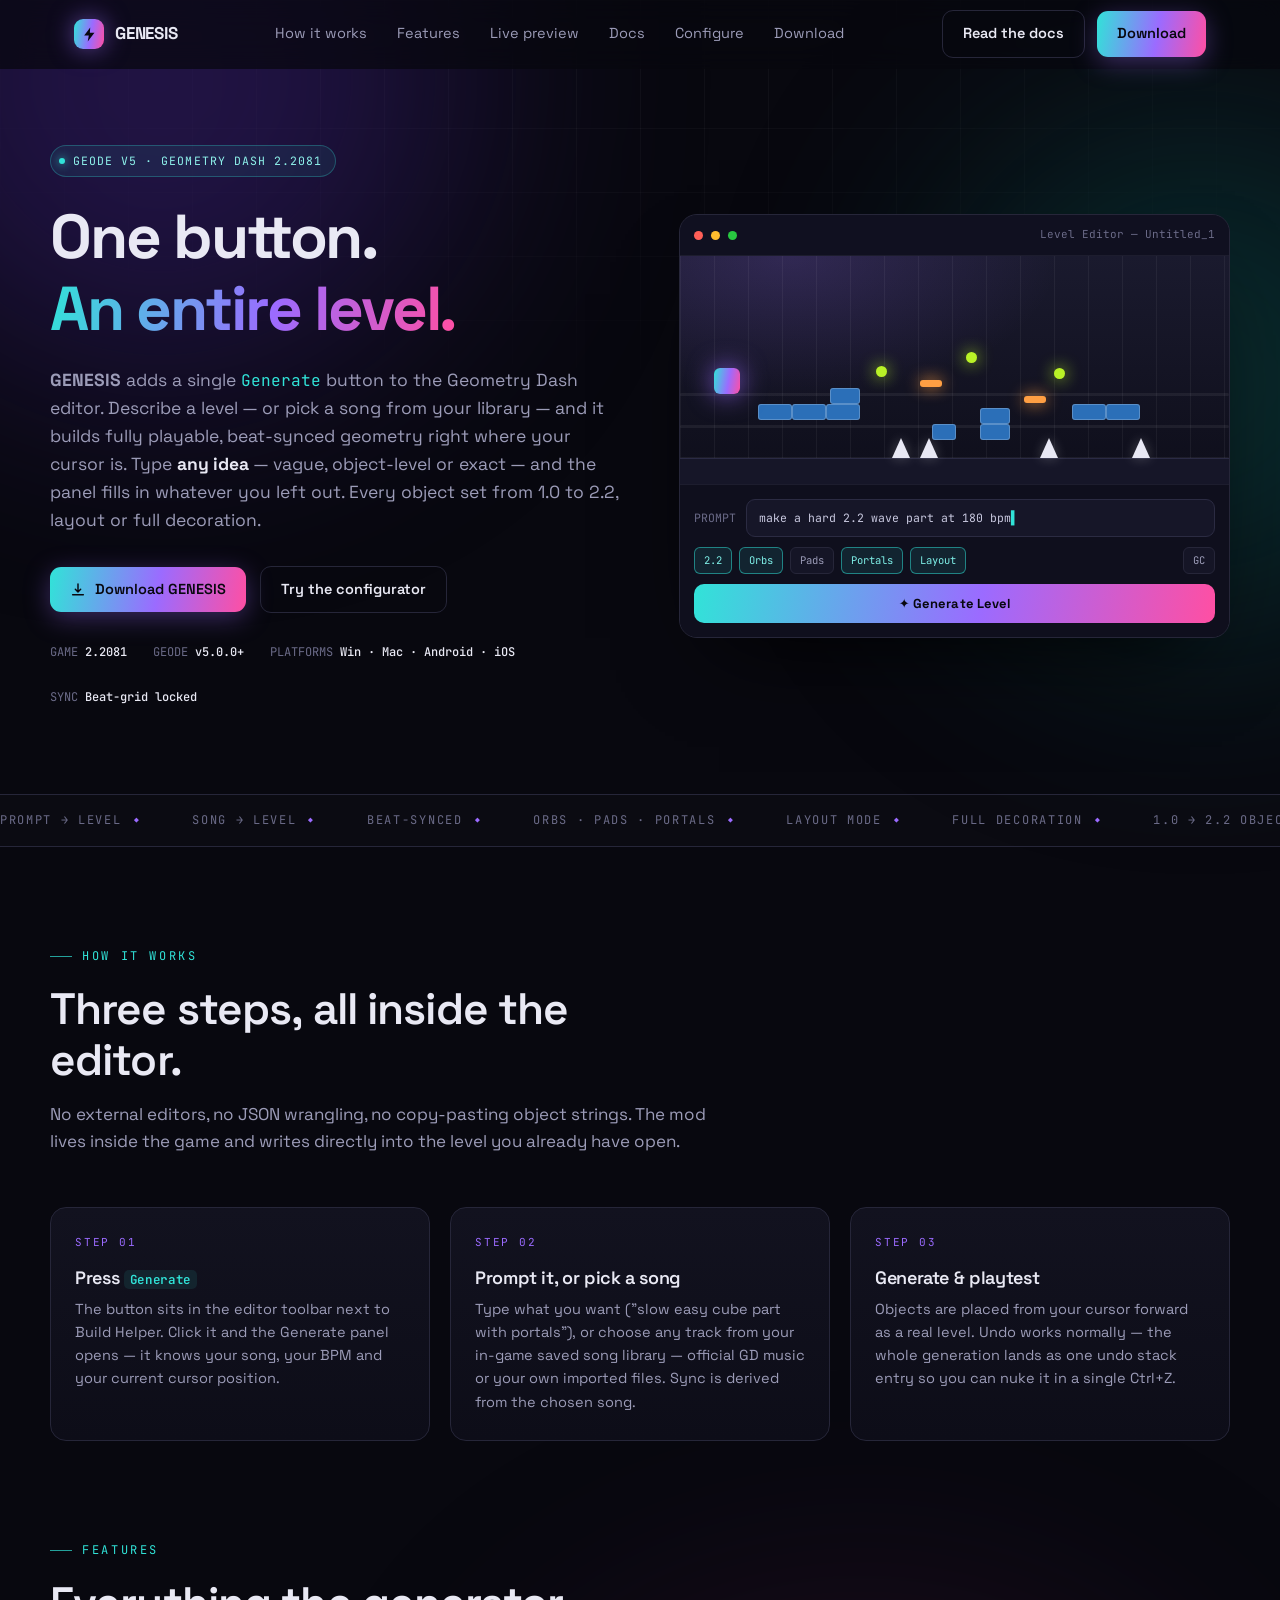
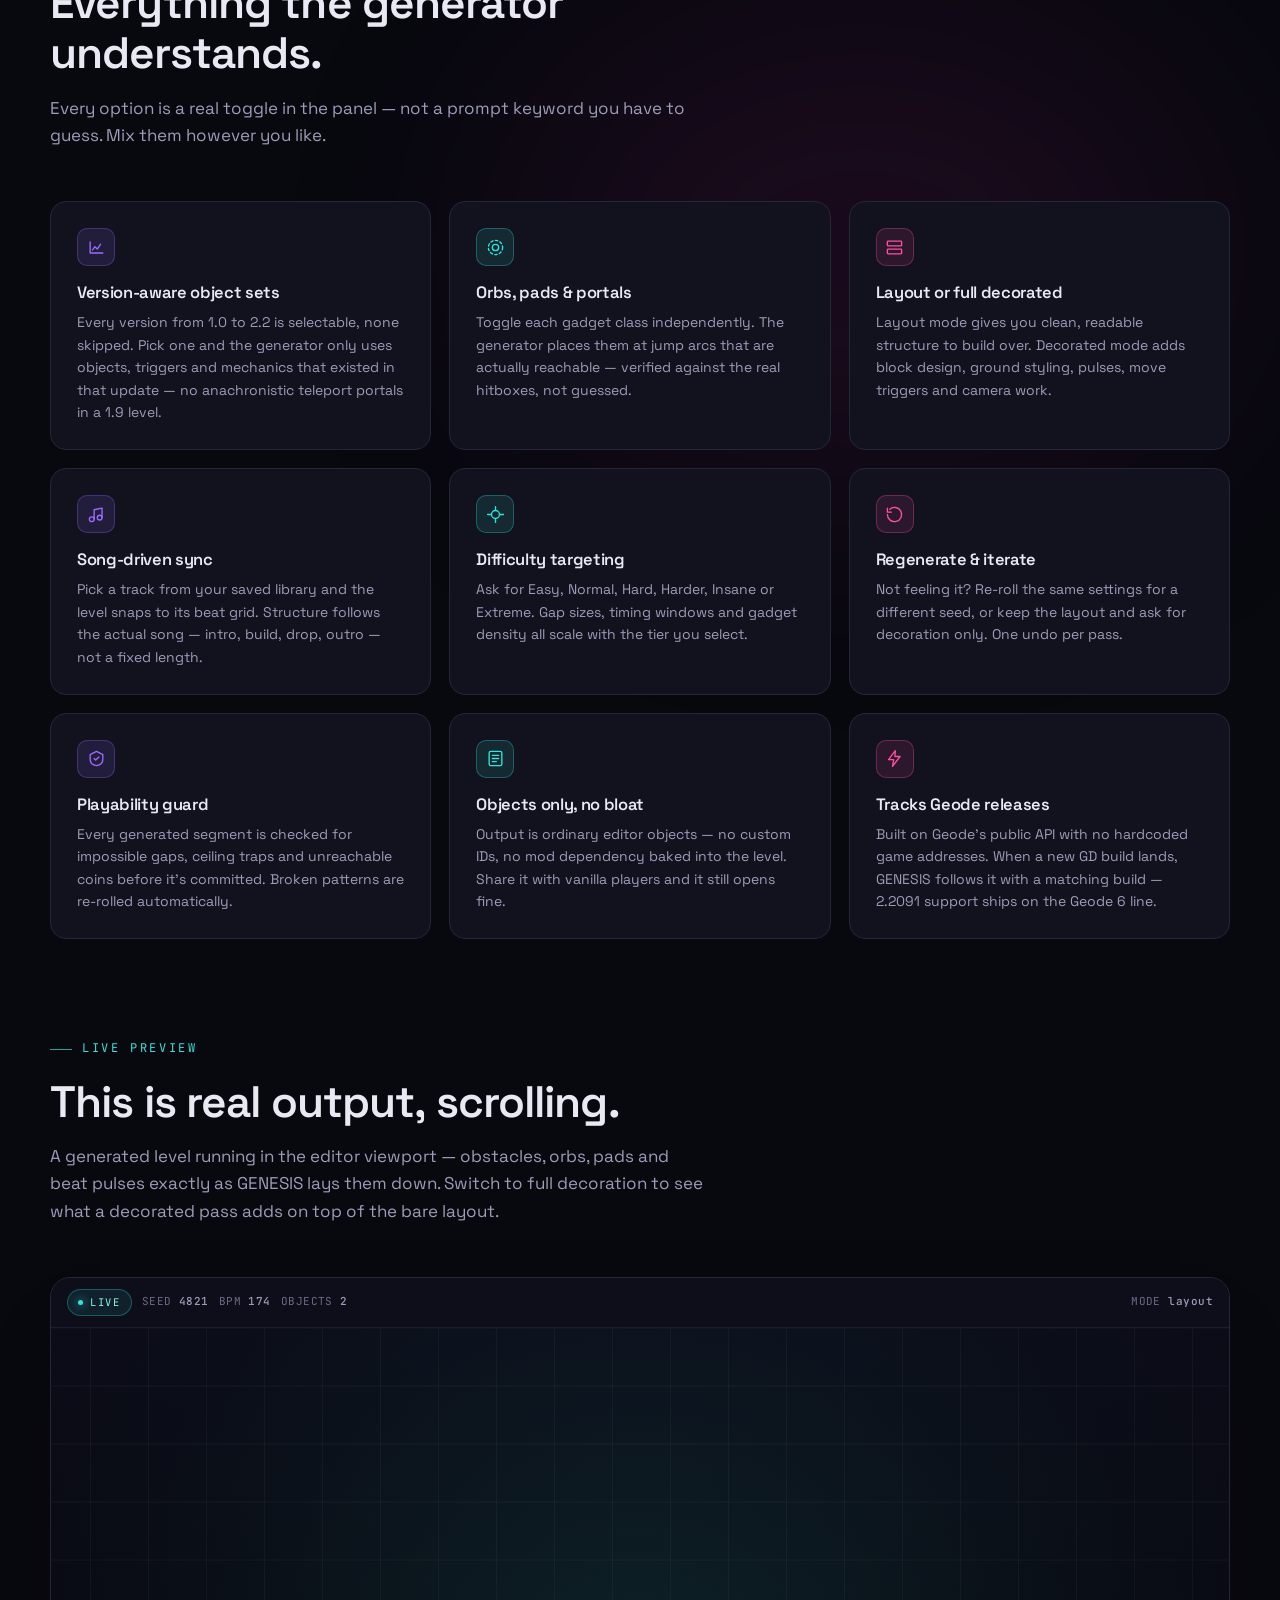
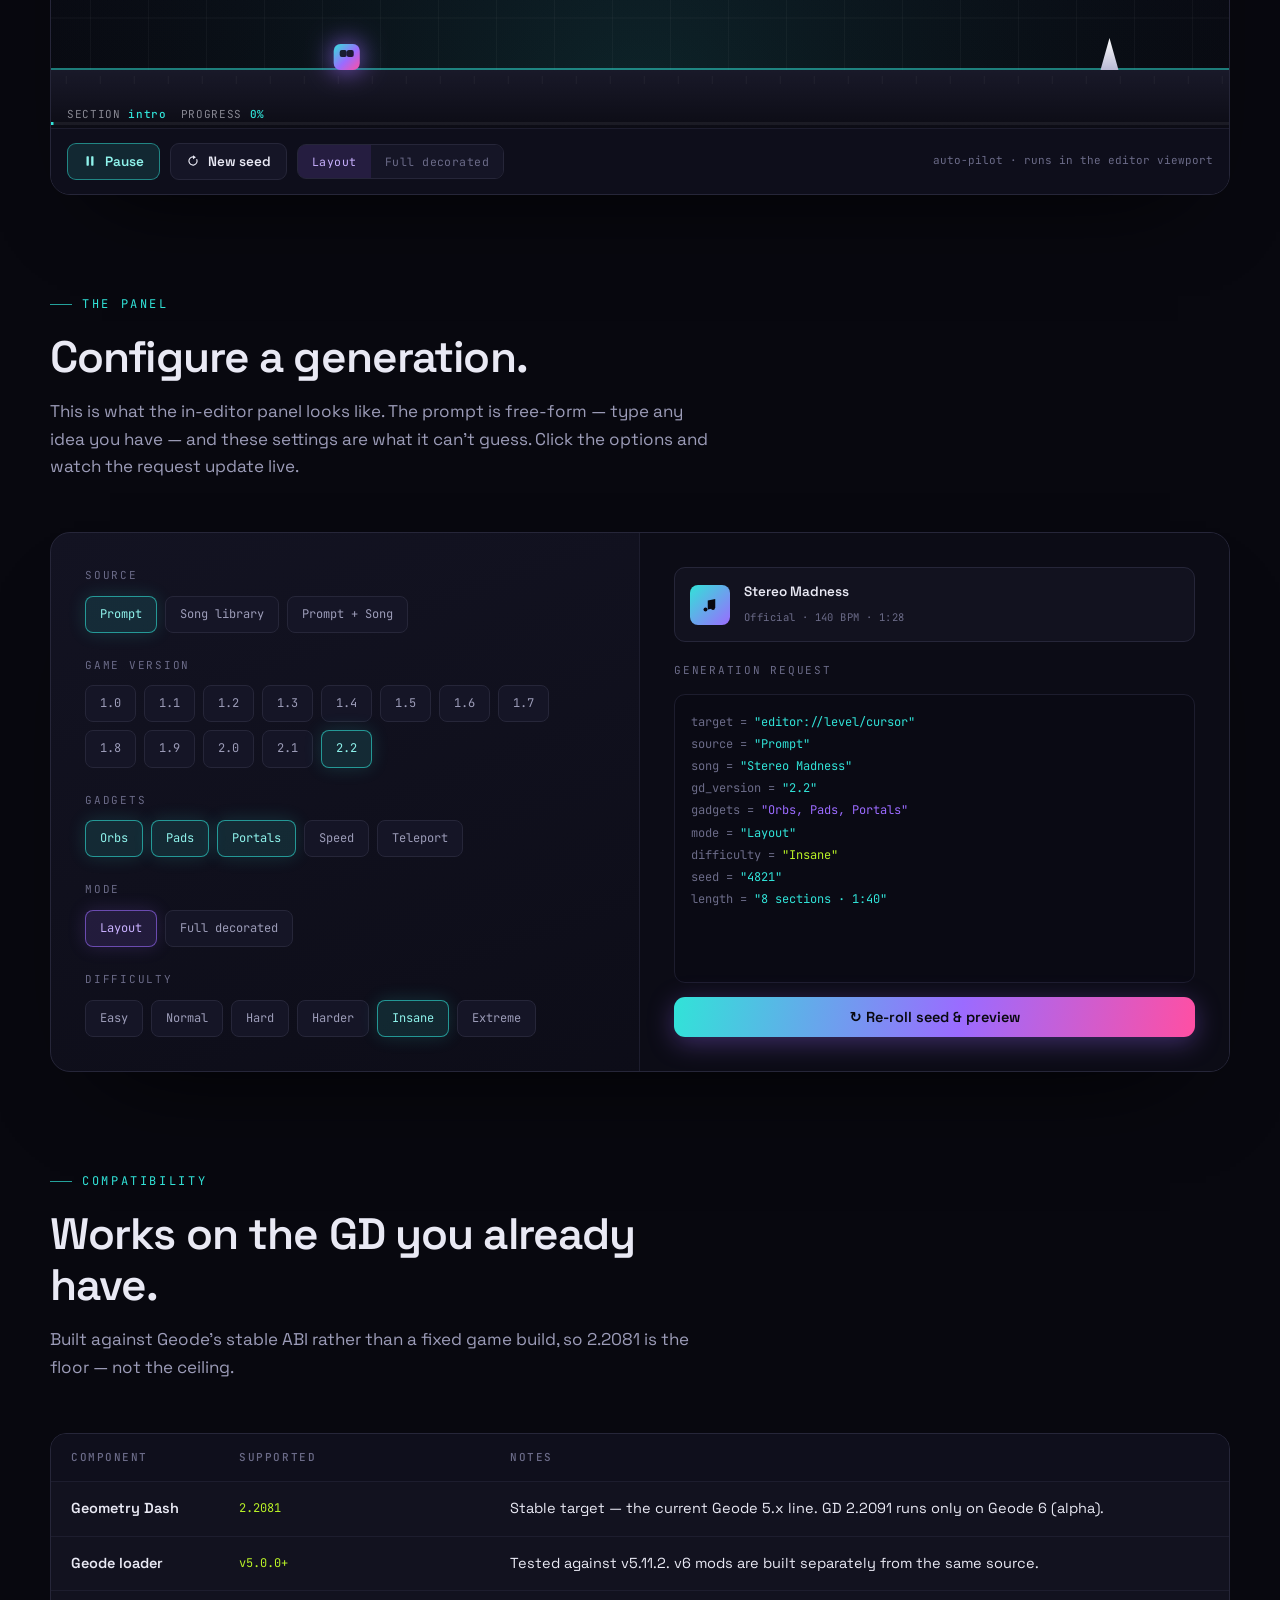
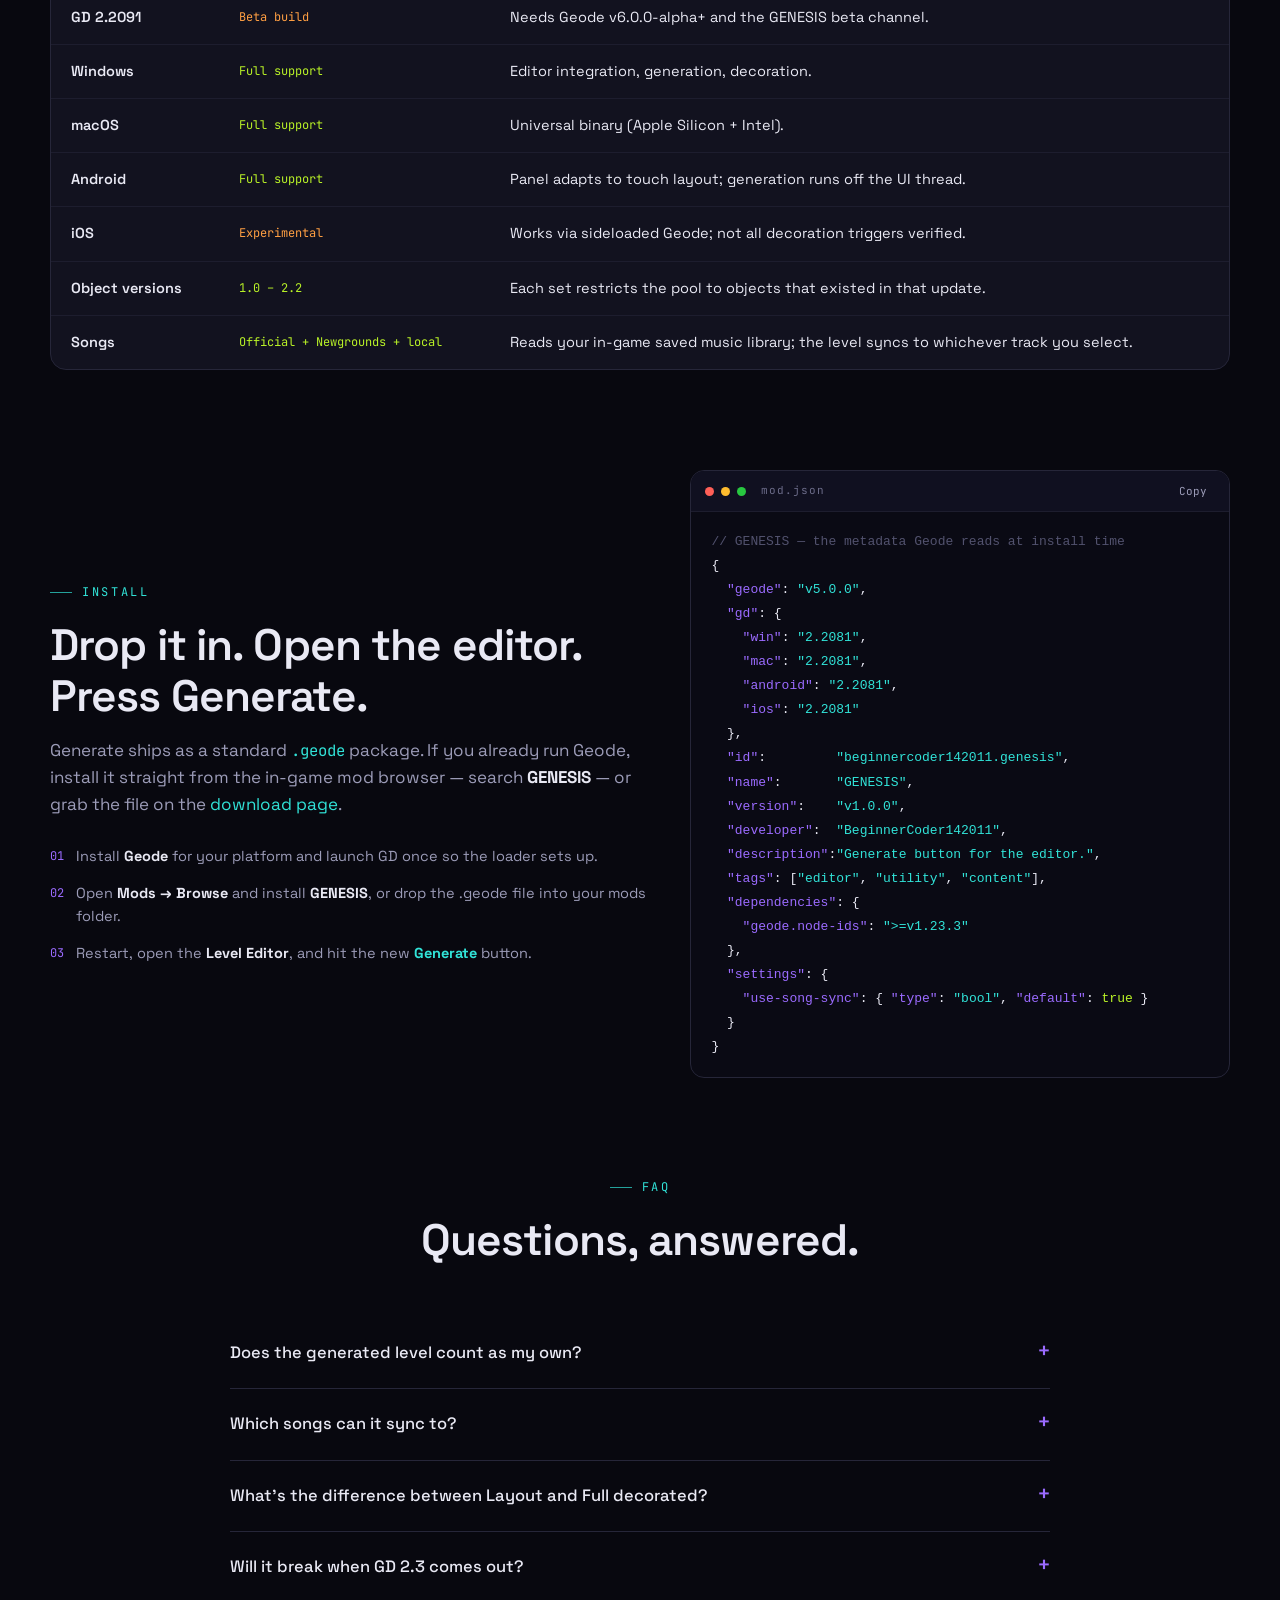
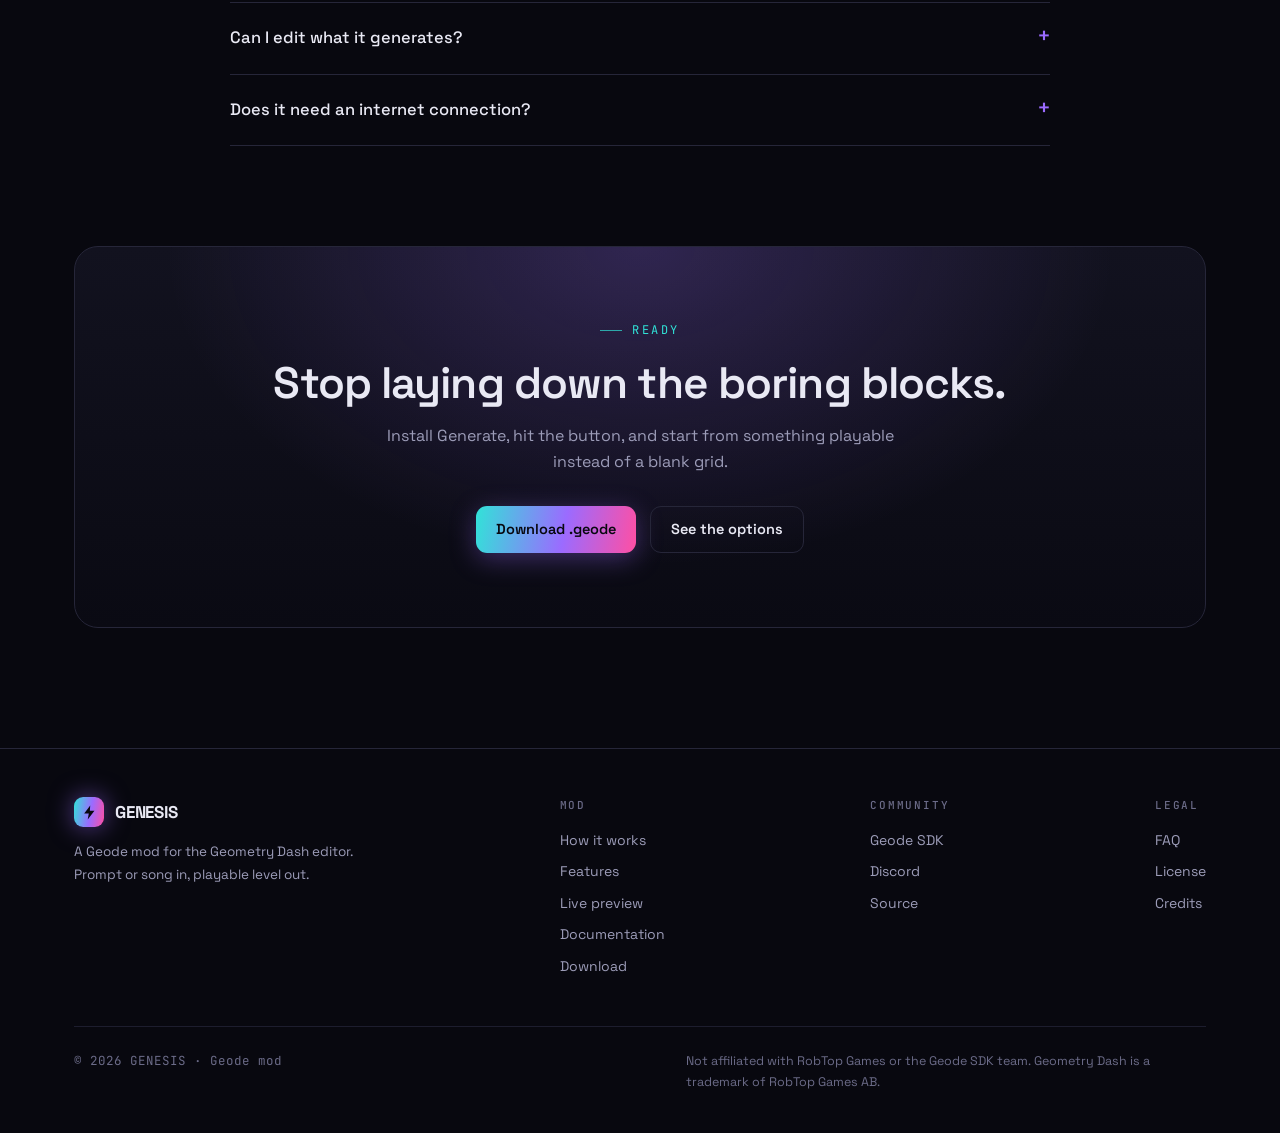
<file: index.html>
<!DOCTYPE html>
<html lang="en">
<head>
<meta charset="UTF-8" />
<meta name="viewport" content="width=device-width, initial-scale=1.0" />
<title>GENESIS — Level Generation for the Geometry Dash Editor</title>
<meta name="description" content="GENESIS is a Geode mod that adds one Generate button to the Geometry Dash editor and builds a playable, beat-synced level from a prompt or a song in your library. Layout or fully decorated, 1.0 through 2.2." />
<link rel="preconnect" href="https://fonts.googleapis.com">
<link rel="preconnect" href="https://fonts.gstatic.com" crossorigin>
<link href="https://fonts.googleapis.com/css2?family=Space+Grotesk:wght@400;500;600;700&family=JetBrains+Mono:wght@400;500;700&display=swap" rel="stylesheet">
<link rel="stylesheet" href="styles.css">
</head>
<body>

<div class="bg-grid"></div>
<div class="glow a"></div>
<div class="glow b"></div>
<div class="glow c"></div>

<header id="site-header">
  <div class="wrap nav">
    <a href="#" class="brand">
      <span class="logo">
        <svg viewBox="0 0 24 24" fill="none"><path d="M13 2 4.5 13.5H11L9.5 22 19 9.5h-6.5L13 2Z" fill="#08080f"/></svg>
      </span>
      GENESIS
    </a>
    <nav class="nav-links">
      <a href="#how">How it works</a>
      <a href="#features">Features</a>
      <a href="#preview">Live preview</a>
      <a href="docs.html">Docs</a>
      <a href="#builder">Configure</a>
      <a href="download.html">Download</a>
    </nav>
    <div class="nav-cta">
      <a class="btn ghost" href="docs.html">Read the docs</a>
      <a class="btn primary" href="download.html">Download</a>
    </div>
  </div>
</header>

<!-- ============ HERO ============ -->
<section class="wrap hero">
  <div>
    <div class="badge"><span class="dot"></span>Geode v5 · Geometry Dash 2.2081</div>
    <h1>One button.<br><span class="grad">An entire level.</span></h1>
    <p class="lead">
      <b>GENESIS</b> adds a single <code style="font-family:var(--mono);font-size:.92em;color:var(--cyan)">Generate</code>
      button to the Geometry Dash editor. Describe a level — or pick a song from your library — and it builds fully
      playable, beat-synced geometry right where your cursor is. Type <b style="color:var(--txt)">any idea</b> — vague, object-level or exact — and the panel fills in whatever you left out. Every object set from 1.0 to 2.2, layout or full decoration.
    </p>
    <div class="hero-actions">
      <a class="btn primary" href="download.html">
        <svg width="16" height="16" viewBox="0 0 24 24" fill="none" stroke="currentColor" stroke-width="2.2" stroke-linecap="round" stroke-linejoin="round"><path d="M12 3v12m0 0 4-4m-4 4-4-4M4 19h16"/></svg>
        Download GENESIS
      </a>
      <a class="btn ghost" href="#builder">Try the configurator</a>
    </div>
    <div class="hero-meta">
      <span>GAME&nbsp;<b>2.2081</b></span>
      <span>GEODE&nbsp;<b>v5.0.0+</b></span>
      <span>PLATFORMS&nbsp;<b>Win · Mac · Android · iOS</b></span>
      <span>SYNC&nbsp;<b>Beat-grid locked</b></span>
    </div>
  </div>

  <div class="editor" aria-hidden="true">
    <div class="ed-bar">
      <span class="ed-dot r"></span><span class="ed-dot y"></span><span class="ed-dot g"></span>
      <span class="ed-title">Level Editor — Untitled_1</span>
    </div>
    <div class="ed-canvas" id="canvas"></div>
    <div class="ed-panel">
      <div class="ed-row">
        <span>PROMPT</span>
        <div class="prompt-box" id="hero-prompt" aria-live="polite">make a hard 2.2 wave part at 180 bpm<span class="caret">▌</span></div>
      </div>
      <div class="ed-row" style="flex-wrap:wrap;gap:7px">
        <span class="chip on">2.2</span>
        <span class="chip on">Orbs</span>
        <span class="chip">Pads</span>
        <span class="chip on">Portals</span>
        <span class="chip on">Layout</span>
        <span class="chip" style="margin-left:auto;border-color:var(--line)">GC</span>
      </div>
      <button class="gen-btn" onclick="document.getElementById('builder').scrollIntoView({behavior:'smooth'})">✦ Generate Level</button>
    </div>
  </div>
</section>

<div class="ticker" aria-hidden="true">
  <div class="ticker-inner">
    <span>Prompt → level</span><span>Song → level</span><span>Beat-synced</span><span>Orbs · Pads · Portals</span>
    <span>Layout mode</span><span>Full decoration</span><span>1.0 → 2.2 object sets</span><span>Auto playtest</span>
    <span>Prompt → level</span><span>Song → level</span><span>Beat-synced</span><span>Orbs · Pads · Portals</span>
    <span>Layout mode</span><span>Full decoration</span><span>1.0 → 2.2 object sets</span><span>Auto playtest</span>
  </div>
</div>

<!-- ============ HOW ============ -->
<section class="wrap sec" id="how">
  <div class="sec-head reveal">
    <div class="eyebrow">How it works</div>
    <h2>Three steps, all inside the editor.</h2>
    <p class="lead">No external editors, no JSON wrangling, no copy-pasting object strings. The mod lives inside the game and writes directly into the level you already have open.</p>
  </div>
  <div class="steps">
    <div class="step reveal">
      <span class="step-n">STEP 01</span>
      <h3>Press <code>Generate</code></h3>
      <p>The button sits in the editor toolbar next to Build Helper. Click it and the Generate panel opens — it knows your song, your BPM and your current cursor position.</p>
    </div>
    <div class="step reveal">
      <span class="step-n">STEP 02</span>
      <h3>Prompt it, or pick a song</h3>
      <p>Type what you want ("slow easy cube part with portals"), or choose any track from your in-game saved song library — official GD music or your own imported files. Sync is derived from the chosen song.</p>
    </div>
    <div class="step reveal">
      <span class="step-n">STEP 03</span>
      <h3>Generate &amp; playtest</h3>
      <p>Objects are placed from your cursor forward as a real level. Undo works normally — the whole generation lands as one undo stack entry so you can nuke it in a single Ctrl+Z.</p>
    </div>
  </div>
</section>

<!-- ============ FEATURES ============ -->
<section class="wrap sec" id="features" style="padding-top:0">
  <div class="sec-head reveal">
    <div class="eyebrow">Features</div>
    <h2>Everything the generator understands.</h2>
    <p class="lead">Every option is a real toggle in the panel — not a prompt keyword you have to guess. Mix them however you like.</p>
  </div>
  <div class="features">
    <div class="card reveal">
      <div class="ico"><svg viewBox="0 0 24 24"><path d="M4 19V5m0 14h16"/><path d="M7 15l3-4 3 3 4-6"/></svg></div>
      <h3>Version-aware object sets</h3>
      <p>Every version from 1.0 to 2.2 is selectable, none skipped. Pick one and the generator only uses objects, triggers and mechanics that existed in that update — no anachronistic teleport portals in a 1.9 level.</p>
    </div>
    <div class="card reveal">
      <div class="ico"><svg viewBox="0 0 24 24"><circle cx="12" cy="12" r="4"/><circle cx="12" cy="12" r="9" stroke-dasharray="3 3"/></svg></div>
      <h3>Orbs, pads &amp; portals</h3>
      <p>Toggle each gadget class independently. The generator places them at jump arcs that are actually reachable — verified against the real hitboxes, not guessed.</p>
    </div>
    <div class="card reveal">
      <div class="ico"><svg viewBox="0 0 24 24"><rect x="3" y="4" width="18" height="6" rx="1"/><rect x="3" y="14" width="18" height="6" rx="1"/></svg></div>
      <h3>Layout or full decorated</h3>
      <p>Layout mode gives you clean, readable structure to build over. Decorated mode adds block design, ground styling, pulses, move triggers and camera work.</p>
    </div>
    <div class="card reveal">
      <div class="ico"><svg viewBox="0 0 24 24"><path d="M9 18V6l10-2v12"/><circle cx="6" cy="18" r="3"/><circle cx="16" cy="16" r="3"/></svg></div>
      <h3>Song-driven sync</h3>
      <p>Pick a track from your saved library and the level snaps to its beat grid. Structure follows the actual song — intro, build, drop, outro — not a fixed length.</p>
    </div>
    <div class="card reveal">
      <div class="ico"><svg viewBox="0 0 24 24"><path d="M12 2v4m0 12v4M2 12h4m12 0h4"/><circle cx="12" cy="12" r="5"/></svg></div>
      <h3>Difficulty targeting</h3>
      <p>Ask for Easy, Normal, Hard, Harder, Insane or Extreme. Gap sizes, timing windows and gadget density all scale with the tier you select.</p>
    </div>
    <div class="card reveal">
      <div class="ico"><svg viewBox="0 0 24 24"><path d="M3 12a9 9 0 1 0 3-6.7"/><path d="M3 4v5h5"/></svg></div>
      <h3>Regenerate &amp; iterate</h3>
      <p>Not feeling it? Re-roll the same settings for a different seed, or keep the layout and ask for decoration only. One undo per pass.</p>
    </div>
    <div class="card reveal">
      <div class="ico"><svg viewBox="0 0 24 24"><path d="M12 3 4 7v6c0 5 3.5 7.5 8 8 4.5-.5 8-3 8-8V7l-8-4Z"/><path d="m9 12 2 2 4-4"/></svg></div>
      <h3>Playability guard</h3>
      <p>Every generated segment is checked for impossible gaps, ceiling traps and unreachable coins before it's committed. Broken patterns are re-rolled automatically.</p>
    </div>
    <div class="card reveal">
      <div class="ico"><svg viewBox="0 0 24 24"><rect x="4" y="3" width="16" height="18" rx="2"/><path d="M8 8h8M8 12h8M8 16h5"/></svg></div>
      <h3>Objects only, no bloat</h3>
      <p>Output is ordinary editor objects — no custom IDs, no mod dependency baked into the level. Share it with vanilla players and it still opens fine.</p>
    </div>
    <div class="card reveal">
      <div class="ico"><svg viewBox="0 0 24 24"><path d="M13 2 4.5 13.5H11L9.5 22 19 9.5h-6.5L13 2Z"/></svg></div>
      <h3>Tracks Geode releases</h3>
      <p>Built on Geode's public API with no hardcoded game addresses. When a new GD build lands, GENESIS follows it with a matching build — 2.2091 support ships on the Geode 6 line.</p>
    </div>
  </div>
</section>

<!-- ============ LIVE PREVIEW ============ -->
<section class="wrap sec" id="preview" style="padding-top:0">
  <div class="sec-head reveal">
    <div class="eyebrow">Live preview</div>
    <h2>This is real output, scrolling.</h2>
    <p class="lead">A generated level running in the editor viewport — obstacles, orbs, pads and beat pulses exactly as GENESIS lays them down. Switch to full decoration to see what a decorated pass adds on top of the bare layout.</p>
  </div>

  <div class="preview-shell reveal">
    <div class="pv-top">
      <span class="pv-live"><span class="dot"></span>Live</span>
      <span class="pv-stat">SEED <b id="pv-seed">4821</b></span>
      <span class="pv-stat">BPM <b id="pv-bpm">174</b></span>
      <span class="pv-stat">OBJECTS <b id="pv-objs">0</b></span>
      <span class="pv-stat pv-spacer">MODE <b id="pv-mode">layout</b></span>
    </div>
    <div class="pv-canvas-wrap">
      <canvas id="level-canvas"></canvas>
      <div class="pv-overlay">
        <span>SECTION <b id="pv-sec">intro</b></span>
        <span>PROGRESS <b id="pv-pct">0%</b></span>
      </div>
    </div>
    <div class="pv-controls">
      <button class="pv-btn act" id="pv-play">
        <svg viewBox="0 0 24 24" aria-hidden="true"><use href="#ic-pause"/></svg>
        <span class="lbl">Pause</span>
      </button>
      <button class="pv-btn" id="pv-reroll">
        <svg viewBox="0 0 24 24" aria-hidden="true"><use href="#ic-reroll"/></svg>
        New seed
      </button>
      <div class="pv-toggle">
        <button class="on" data-mode="layout">Layout</button>
        <button data-mode="decorated">Full decorated</button>
      </div>
      <span class="pv-hint">auto-pilot · runs in the editor viewport</span>
    </div>
  </div>

  <svg width="0" height="0" style="position:absolute" aria-hidden="true">
    <symbol id="ic-pause" viewBox="0 0 24 24"><rect x="6" y="4" width="4" height="16" rx="1"/><rect x="14" y="4" width="4" height="16" rx="1"/></symbol>
    <symbol id="ic-play" viewBox="0 0 24 24"><path d="M7 4l13 8-13 8V4z"/></symbol>
    <symbol id="ic-reroll" viewBox="0 0 24 24"><path d="M12 4a8 8 0 1 0 7.4 5h-2.2A6 6 0 1 1 12 6v3l5-3.5L12 2v2z"/></symbol>
  </svg>
</section>

<!-- ============ INTERACTIVE BUILDER ============ -->
<section class="wrap sec" id="builder" style="padding-top:0">
  <div class="sec-head reveal">
    <div class="eyebrow">The panel</div>
    <h2>Configure a generation.</h2>
    <p class="lead">This is what the in-editor panel looks like. The prompt is free-form — type any idea you have — and these settings are what it can't guess. Click the options and watch the request update live.</p>
  </div>

  <div class="config reveal">
    <div class="config-grid">
      <div class="config-left">
        <div class="cfg-group">
          <span class="cfg-label">Source</span>
          <div class="opts" data-group="source">
            <div class="opt active" data-val="Prompt">Prompt</div>
            <div class="opt" data-val="Song library">Song library</div>
            <div class="opt" data-val="Prompt + Song">Prompt + Song</div>
          </div>
        </div>
        <div class="cfg-group">
          <span class="cfg-label">Game version</span>
          <div class="opts" data-group="version">
            <div class="opt" data-val="1.0">1.0</div>
            <div class="opt" data-val="1.1">1.1</div>
            <div class="opt" data-val="1.2">1.2</div>
            <div class="opt" data-val="1.3">1.3</div>
            <div class="opt" data-val="1.4">1.4</div>
            <div class="opt" data-val="1.5">1.5</div>
            <div class="opt" data-val="1.6">1.6</div>
            <div class="opt" data-val="1.7">1.7</div>
            <div class="opt" data-val="1.8">1.8</div>
            <div class="opt" data-val="1.9">1.9</div>
            <div class="opt" data-val="2.0">2.0</div>
            <div class="opt" data-val="2.1">2.1</div>
            <div class="opt active" data-val="2.2">2.2</div>
          </div>
        </div>
        <div class="cfg-group">
          <span class="cfg-label">Gadgets</span>
          <div class="opts" data-group="gadgets">
            <div class="opt active" data-val="Orbs">Orbs</div>
            <div class="opt active" data-val="Pads">Pads</div>
            <div class="opt active" data-val="Portals">Portals</div>
            <div class="opt" data-val="Speed">Speed</div>
            <div class="opt" data-val="Teleport">Teleport</div>
          </div>
        </div>
        <div class="cfg-group">
          <span class="cfg-label">Mode</span>
          <div class="opts" data-group="mode">
            <div class="opt active" data-k="mode" data-val="Layout">Layout</div>
            <div class="opt" data-k="mode" data-val="Full decorated">Full decorated</div>
          </div>
        </div>
        <div class="cfg-group" style="margin-bottom:0">
          <span class="cfg-label">Difficulty</span>
          <div class="opts" data-group="diff">
            <div class="opt" data-val="Easy">Easy</div>
            <div class="opt" data-val="Normal">Normal</div>
            <div class="opt" data-val="Hard">Hard</div>
            <div class="opt" data-val="Harder">Harder</div>
            <div class="opt active" data-val="Insane">Insane</div>
            <div class="opt" data-val="Extreme">Extreme</div>
          </div>
        </div>
      </div>

      <div class="config-right">
        <div class="cfg-song">
          <div class="song-thumb">
            <svg viewBox="0 0 24 24"><path d="M9 18V6l10-2v12"/><circle cx="6" cy="18" r="2.6"/><circle cx="16" cy="16" r="2.6"/></svg>
          </div>
          <div class="song-meta">
            <b id="songName">Stereo Madness</b>
            <small id="songMeta">Official · 140 BPM · 1:28</small>
          </div>
          <div class="bars" aria-hidden="true">
            <i style="animation-delay:0s"></i><i style="animation-delay:.12s"></i><i style="animation-delay:.24s"></i>
            <i style="animation-delay:.36s"></i><i style="animation-delay:.48s"></i><i style="animation-delay:.18s"></i>
            <i style="animation-delay:.3s"></i><i style="animation-delay:.06s"></i>
          </div>
        </div>
        <span class="out-label">Generation request</span>
        <div class="out" id="out"></div>
        <button class="btn primary" style="width:100%" id="reroll">↻ Re-roll seed &amp; preview</button>
      </div>
    </div>
  </div>
</section>

<!-- ============ COMPATIBILITY ============ -->
<section class="wrap sec" id="compatibility" style="padding-top:0">
  <div class="sec-head reveal">
    <div class="eyebrow">Compatibility</div>
    <h2>Works on the GD you already have.</h2>
    <p class="lead">Built against Geode's stable ABI rather than a fixed game build, so 2.2081 is the floor — not the ceiling.</p>
  </div>
  <div class="table-shell reveal">
    <div class="table-scroll">
      <table>
        <thead>
          <tr><th>Component</th><th>Supported</th><th>Notes</th></tr>
        </thead>
        <tbody>
          <tr>
            <td><b>Geometry Dash</b></td>
            <td class="ok">2.2081</td>
            <td>Stable target — the current Geode 5.x line. GD 2.2091 runs only on Geode 6 (alpha).</td>
          </tr>
          <tr>
            <td><b>Geode loader</b></td>
            <td class="ok">v5.0.0+</td>
            <td>Tested against v5.11.2. v6 mods are built separately from the same source.</td>
          </tr>
          <tr>
            <td><b>GD 2.2091</b></td>
            <td class="partial">Beta build</td>
            <td>Needs Geode v6.0.0-alpha+ and the GENESIS beta channel.</td>
          </tr>
          <tr>
            <td><b>Windows</b></td>
            <td class="ok">Full support</td>
            <td>Editor integration, generation, decoration.</td>
          </tr>
          <tr>
            <td><b>macOS</b></td>
            <td class="ok">Full support</td>
            <td>Universal binary (Apple Silicon + Intel).</td>
          </tr>
          <tr>
            <td><b>Android</b></td>
            <td class="ok">Full support</td>
            <td>Panel adapts to touch layout; generation runs off the UI thread.</td>
          </tr>
          <tr>
            <td><b>iOS</b></td>
            <td class="partial">Experimental</td>
            <td>Works via sideloaded Geode; not all decoration triggers verified.</td>
          </tr>
          <tr>
            <td><b>Object versions</b></td>
            <td class="ok">1.0 – 2.2</td>
            <td>Each set restricts the pool to objects that existed in that update.</td>
          </tr>
          <tr>
            <td><b>Songs</b></td>
            <td class="ok">Official + Newgrounds + local</td>
            <td>Reads your in-game saved music library; the level syncs to whichever track you select.</td>
          </tr>
        </tbody>
      </table>
    </div>
  </div>
</section>

<!-- ============ INSTALL ============ -->
<section class="wrap sec install" id="install" style="padding-top:0">
  <div class="reveal">
    <div class="eyebrow">Install</div>
    <h2>Drop it in. Open the editor. Press Generate.</h2>
    <p class="lead" style="margin-bottom:26px">
      Generate ships as a standard <code style="font-family:var(--mono);color:var(--cyan);font-size:.92em">.geode</code>
      package. If you already run Geode, install it straight from the in-game mod browser — search <b style="color:var(--txt)">GENESIS</b> — or grab the file on the <a href="download.html" style="color:var(--cyan)">download page</a>.
    </p>
    <div style="display:flex;flex-direction:column;gap:14px;color:var(--txt-dim);font-size:14.5px">
      <div style="display:flex;gap:12px"><span style="color:var(--violet);font-family:var(--mono);font-size:12px;padding-top:2px">01</span><span>Install <b style="color:var(--txt)">Geode</b> for your platform and launch GD once so the loader sets up.</span></div>
      <div style="display:flex;gap:12px"><span style="color:var(--violet);font-family:var(--mono);font-size:12px;padding-top:2px">02</span><span>Open <b style="color:var(--txt)">Mods → Browse</b> and install <b style="color:var(--txt)">GENESIS</b>, or drop the .geode file into your mods folder.</span></div>
      <div style="display:flex;gap:12px"><span style="color:var(--violet);font-family:var(--mono);font-size:12px;padding-top:2px">03</span><span>Restart, open the <b style="color:var(--txt)">Level Editor</b>, and hit the new <b style="color:var(--cyan)">Generate</b> button.</span></div>
    </div>
  </div>

  <div class="code reveal">
    <div class="code-bar">
      <span class="ed-dot r"></span><span class="ed-dot y"></span><span class="ed-dot g"></span>
      <span style="margin-left:8px">mod.json</span>
      <button class="copy" onclick="copyCode(this)">Copy</button>
    </div>
<pre id="codeblock"><span class="c-com">// GENESIS — the metadata Geode reads at install time</span>
{
  <span class="c-key">"geode"</span>: <span class="c-str">"v5.0.0"</span>,
  <span class="c-key">"gd"</span>: {
    <span class="c-key">"win"</span>: <span class="c-str">"2.2081"</span>,
    <span class="c-key">"mac"</span>: <span class="c-str">"2.2081"</span>,
    <span class="c-key">"android"</span>: <span class="c-str">"2.2081"</span>,
    <span class="c-key">"ios"</span>: <span class="c-str">"2.2081"</span>
  },
  <span class="c-key">"id"</span>:         <span class="c-str">"beginnercoder142011.genesis"</span>,
  <span class="c-key">"name"</span>:       <span class="c-str">"GENESIS"</span>,
  <span class="c-key">"version"</span>:    <span class="c-str">"v1.0.0"</span>,
  <span class="c-key">"developer"</span>:  <span class="c-str">"BeginnerCoder142011"</span>,
  <span class="c-key">"description"</span>:<span class="c-str">"Generate button for the editor."</span>,
  <span class="c-key">"tags"</span>: [<span class="c-str">"editor"</span>, <span class="c-str">"utility"</span>, <span class="c-str">"content"</span>],
  <span class="c-key">"dependencies"</span>: {
    <span class="c-key">"geode.node-ids"</span>: <span class="c-str">">=v1.23.3"</span>
  },
  <span class="c-key">"settings"</span>: {
    <span class="c-key">"use-song-sync"</span>: { <span class="c-key">"type"</span>: <span class="c-str">"bool"</span>, <span class="c-key">"default"</span>: <span class="c-fn">true</span> }
  }
}</pre>
  </div>
</section>

<!-- ============ FAQ ============ -->
<section class="wrap sec" id="faq" style="padding-top:0">
  <div class="sec-head reveal" style="margin-inline:auto;text-align:center;max-width:620px">
    <div class="eyebrow" style="justify-content:center">FAQ</div>
    <h2>Questions, answered.</h2>
  </div>
  <div class="faq reveal">
    <details class="q">
      <summary>Does the generated level count as my own?</summary>
      <p>The mod outputs ordinary editor objects into your own level file. How you publish it is up to you — but most creators use it for layout drafts, decoration bases and quick playtestable structures rather than publishing raw output unchanged.</p>
    </details>
    <details class="q">
      <summary>Which songs can it sync to?</summary>
      <p>Any track available in your in-game saved music library — the official GD soundtrack, songs you've downloaded through the game, and your own imported audio files. Sync tempo and offset are read from the track and used as the generation beat grid.</p>
    </details>
    <details class="q">
      <summary>What's the difference between Layout and Full decorated?</summary>
      <p>Layout mode produces only gameplay-relevant geometry, so it stays readable and cheap on objects. Full decorated additionally generates block design, ground/background styling, pulses, move triggers and camera work — still using stock objects only.</p>
    </details>
    <details class="q">
      <summary>Will it break when GD 2.3 comes out?</summary>
      <p>The mod is compiled against Geode's version-independent interface and doesn't hardcode game addresses. When a new game build ships, it typically needs a Geode update rather than a mod rewrite — and new object sets get added as they're documented.</p>
    </details>
    <details class="q">
      <summary>Can I edit what it generates?</summary>
      <p>Yes — that's the point. Everything lands as normal editor objects you can select, move, delete or restyle. Each generation pass is a single undo entry, so Ctrl+Z removes a whole attempt cleanly.</p>
    </details>
    <details class="q">
      <summary>Does it need an internet connection?</summary>
      <p>No. Generation and song analysis run locally on your machine. Nothing about your level or your music is uploaded anywhere.</p>
    </details>
  </div>
</section>

<!-- ============ CTA ============ -->
<section class="wrap" style="padding-bottom:20px">
  <div class="cta reveal">
    <div class="eyebrow" style="justify-content:center">Ready</div>
    <h2>Stop laying down the boring blocks.</h2>
    <p>Install Generate, hit the button, and start from something playable instead of a blank grid.</p>
    <div class="cta-actions">
      <a class="btn primary" href="download.html">Download .geode</a>
      <a class="btn ghost" href="#builder">See the options</a>
    </div>
  </div>
</section>

<footer>
  <div class="wrap">
    <div class="foot">
      <div style="max-width:280px">
        <a href="#" class="brand" style="margin-bottom:14px">
          <span class="logo">
            <svg viewBox="0 0 24 24" fill="none"><path d="M13 2 4.5 13.5H11L9.5 22 19 9.5h-6.5L13 2Z" fill="#08080f"/></svg>
          </span>
          GENESIS
        </a>
        <p style="color:var(--txt-dim);font-size:13.5px;line-height:1.7">A Geode mod for the Geometry Dash editor. Prompt or song in, playable level out.</p>
      </div>
      <div class="foot-col">
        <h4>Mod</h4>
        <a href="#how">How it works</a>
        <a href="#features">Features</a>
        <a href="#preview">Live preview</a>
        <a href="docs.html">Documentation</a>
        <a href="download.html">Download</a>
      </div>
      <div class="foot-col">
        <h4>Community</h4>
        <a href="https://geode-sdk.org" target="_blank" rel="noopener">Geode SDK</a>
        <a href="https://discord.gg/geode" target="_blank" rel="noopener">Discord</a>
        <a href="https://github.com" target="_blank" rel="noopener">Source</a>
      </div>
      <div class="foot-col">
        <h4>Legal</h4>
        <a href="#faq">FAQ</a>
        <a href="#">License</a>
        <a href="#">Credits</a>
      </div>
    </div>
    <div class="foot-bottom">
      <span>© 2026 GENESIS · Geode mod</span>
      <span class="disclaimer">Not affiliated with RobTop Games or the Geode SDK team. Geometry Dash is a trademark of RobTop Games AB.</span>
    </div>
  </div>
</footer>

<script>
/* ---------- header scroll ---------- */
const header = document.getElementById('site-header');
addEventListener('scroll', () => header.classList.toggle('scrolled', scrollY > 12), {passive:true});

/* ---------- canvas objects ---------- */
(function buildCanvas(){
  const c = document.getElementById('canvas');
  if(!c) return;
  const tracks = [ {top:'60%'}, {top:'74%'}, {top:'88%'} ];
  tracks.forEach(t => {
    const d = document.createElement('div');
    d.className = 'track';
    d.style.top = t.top;
    c.appendChild(d);
  });
  // ground
  const g = document.createElement('div');
  g.style.cssText = 'position:absolute;left:0;right:0;bottom:0;height:26px;background:#161628;border-top:1px solid #2a2a44;z-index:1';
  c.appendChild(g);

  const blocks = [
    // x, y, w, h, cls
    [78, 148, 34, 16], [112, 148, 34, 16], [146, 148, 34, 16],
    [150, 132, 30, 16],
    [252, 168, 24, 16],
    [300, 168, 30, 16], [300, 152, 30, 16],
    [392, 148, 34, 16], [426, 148, 34, 16],
  ];
  blocks.forEach(([x,y,w,h]) => {
    const b = document.createElement('div');
    b.className = 'block';
    b.style.left = x+'px'; b.style.top = y+'px';
    b.style.width = w+'px'; b.style.height = h+'px';
    c.appendChild(b);
  });
  // spikes
  [[212,182],[240,182],[360,182],[452,182]].forEach(([x,y])=>{
    const s = document.createElement('div');
    s.className = 'block spike';
    s.style.left = x+'px'; s.style.top = y+'px';
    c.appendChild(s);
  });
  // orbs
  [[196,110],[286,96],[374,112]].forEach(([x,y])=>{
    const o = document.createElement('div');
    o.className = 'block orb';
    o.style.left = x+'px'; o.style.top = y+'px';
    c.appendChild(o);
  });
  // pads
  [[240,124],[344,140]].forEach(([x,y])=>{
    const p = document.createElement('div');
    p.className = 'block pad';
    p.style.left = x+'px'; p.style.top = y+'px';
    c.appendChild(p);
  });
  // player last so it's on top
  const pl = document.createElement('div');
  pl.className = 'player';
  c.appendChild(pl);
})();

/* ---------- configurator ---------- */
const state = {
  source:'Prompt',
  version:'2.2',
  gadgets:['Orbs','Pads','Portals'],
  mode:'Layout',
  diff:'Insane'
};
const versionNames = {
  '1.0':'1.0 (pre-update)', '1.9':'1.9', '2.0':'2.0', '2.1':'2.1', '2.2':'2.2'
};
const out = document.getElementById('out');
let seed = 4821;

const sampleSongs = [
  ['Stereo Madness','Official · 140 BPM · 1:28'],
  ['Back On Track','Official · 150 BPM · 1:34'],
  ['Polargeist','Official · 155 BPM · 1:44'],
  ['Dry Out','Official · 165 BPM · 1:40'],
  ['Base After Base','Official · 175 BPM · 1:52'],
  ['Jumper','Official · 180 BPM · 2:06'],
  ['Cant Let Go','Official · 170 BPM · 1:58'],
  ['My Custom Track.mp3','Local import · 174 BPM · 3:12']
];

function renderOut(){
  const g = state.gadgets.length ? state.gadgets.join(', ') : 'none';
  const lines = [
    ['target',      'editor://level/cursor'],
    ['source',      state.source],
    ['song',        document.getElementById('songName').textContent],
    ['gd_version',  state.version],
    ['gadgets',     g],
    ['mode',        state.mode],
    ['difficulty',  state.diff],
    ['seed',        String(seed)],
    ['length',      state.mode === 'Full decorated' ? '8 sections · 1:40' : '8 sections · 1:40']
  ];
  out.innerHTML = lines.map(([k,v],i) =>
    `<span class="k">${k}</span><span class="k"> = </span>` +
    `<span class="${i===6?'w':i===4?'p':'v'}">"${v}"</span>`
  ).join('\n');
}
renderOut();

document.querySelectorAll('.opts').forEach(group => {
  const key = group.dataset.group;
  const multi = key === 'gadgets';
  group.addEventListener('click', e => {
    const opt = e.target.closest('.opt');
    if(!opt) return;
    if(multi){
      opt.classList.toggle('active');
      state.gadgets = [...group.querySelectorAll('.opt.active')].map(o=>o.dataset.val);
    } else {
      group.querySelectorAll('.opt').forEach(o=>o.classList.remove('active'));
      opt.classList.add('active');
      state[key] = opt.dataset.val;
      if(key === 'source'){
        const songBox = document.querySelector('.cfg-song');
        songBox.style.opacity = state.source === 'Prompt' ? '.45' : '1';
      }
    }
    renderOut();
  });
});

document.getElementById('reroll').addEventListener('click', () => {
  seed = Math.floor(Math.random()*9000)+1000;
  const song = sampleSongs[Math.floor(Math.random()*sampleSongs.length)];
  document.getElementById('songName').textContent = song[0];
  document.getElementById('songMeta').textContent = song[1];
  renderOut();
  out.animate([{opacity:.35},{opacity:1}], {duration:380, easing:'ease-out'});
});

/* ---------- copy ---------- */
function copyCode(btn){
  const text = document.getElementById('codeblock').innerText;
  navigator.clipboard.writeText(text).then(()=>{
    const old = btn.textContent;
    btn.textContent = 'Copied ✓';
    setTimeout(()=>btn.textContent = old, 1600);
  }).catch(()=>{ btn.textContent = 'Ctrl+C'; });
}

/* ---------- reveal on scroll ---------- */
const io = new IntersectionObserver(entries => {
  entries.forEach(en => {
    if(en.isIntersecting){
      en.target.classList.add('in');
      io.unobserve(en.target);
    }
  });
}, {threshold:.12, rootMargin:'0px 0px -60px 0px'});
document.querySelectorAll('.reveal').forEach((el,i)=>{
  el.style.transitionDelay = (i % 3) * 70 + 'ms';
  io.observe(el);
});
</script>
<script src="releases.js"></script>
<script>
  /* point GitHub links at the repo configured in releases.js */
  (function () {
    if (typeof GENESIS_REPO === 'undefined' || GENESIS_REPO.owner === 'yourname') return;
    document.querySelectorAll('a[href="https://github.com"]').forEach(a => { a.href = GENESIS_GH; });
    document.querySelectorAll('a[href="https://github.com/"]').forEach(a => { a.href = GENESIS_GH; });
  })();
</script>
<script>
  /* hero prompt: cycle through free-form ideas to show the box takes anything */
  (function () {
    const box = document.getElementById('hero-prompt');
    if (!box) return;
    const ideas = [
      'make a hard 2.2 wave part at 180 bpm',
      'chill cube intro, pads only, no orbs',
      'something that feels like a sunrise, easy',
      'extreme spider section, short hops, 2.1',
      'decorate this layout neon purple, keep gameplay',
      'fast and angry, 20 seconds, extreme',
      'spikes every 4 blocks, orbs over the gaps, hard'
    ];
    let i = 0;
    setInterval(() => {
      i = (i + 1) % ideas.length;
      box.innerHTML = ideas[i] + '<span class="caret">▌</span>';
    }, 4200);
  })();
</script>
<script src="preview.js" defer></script>
</body>
</html>
</file>
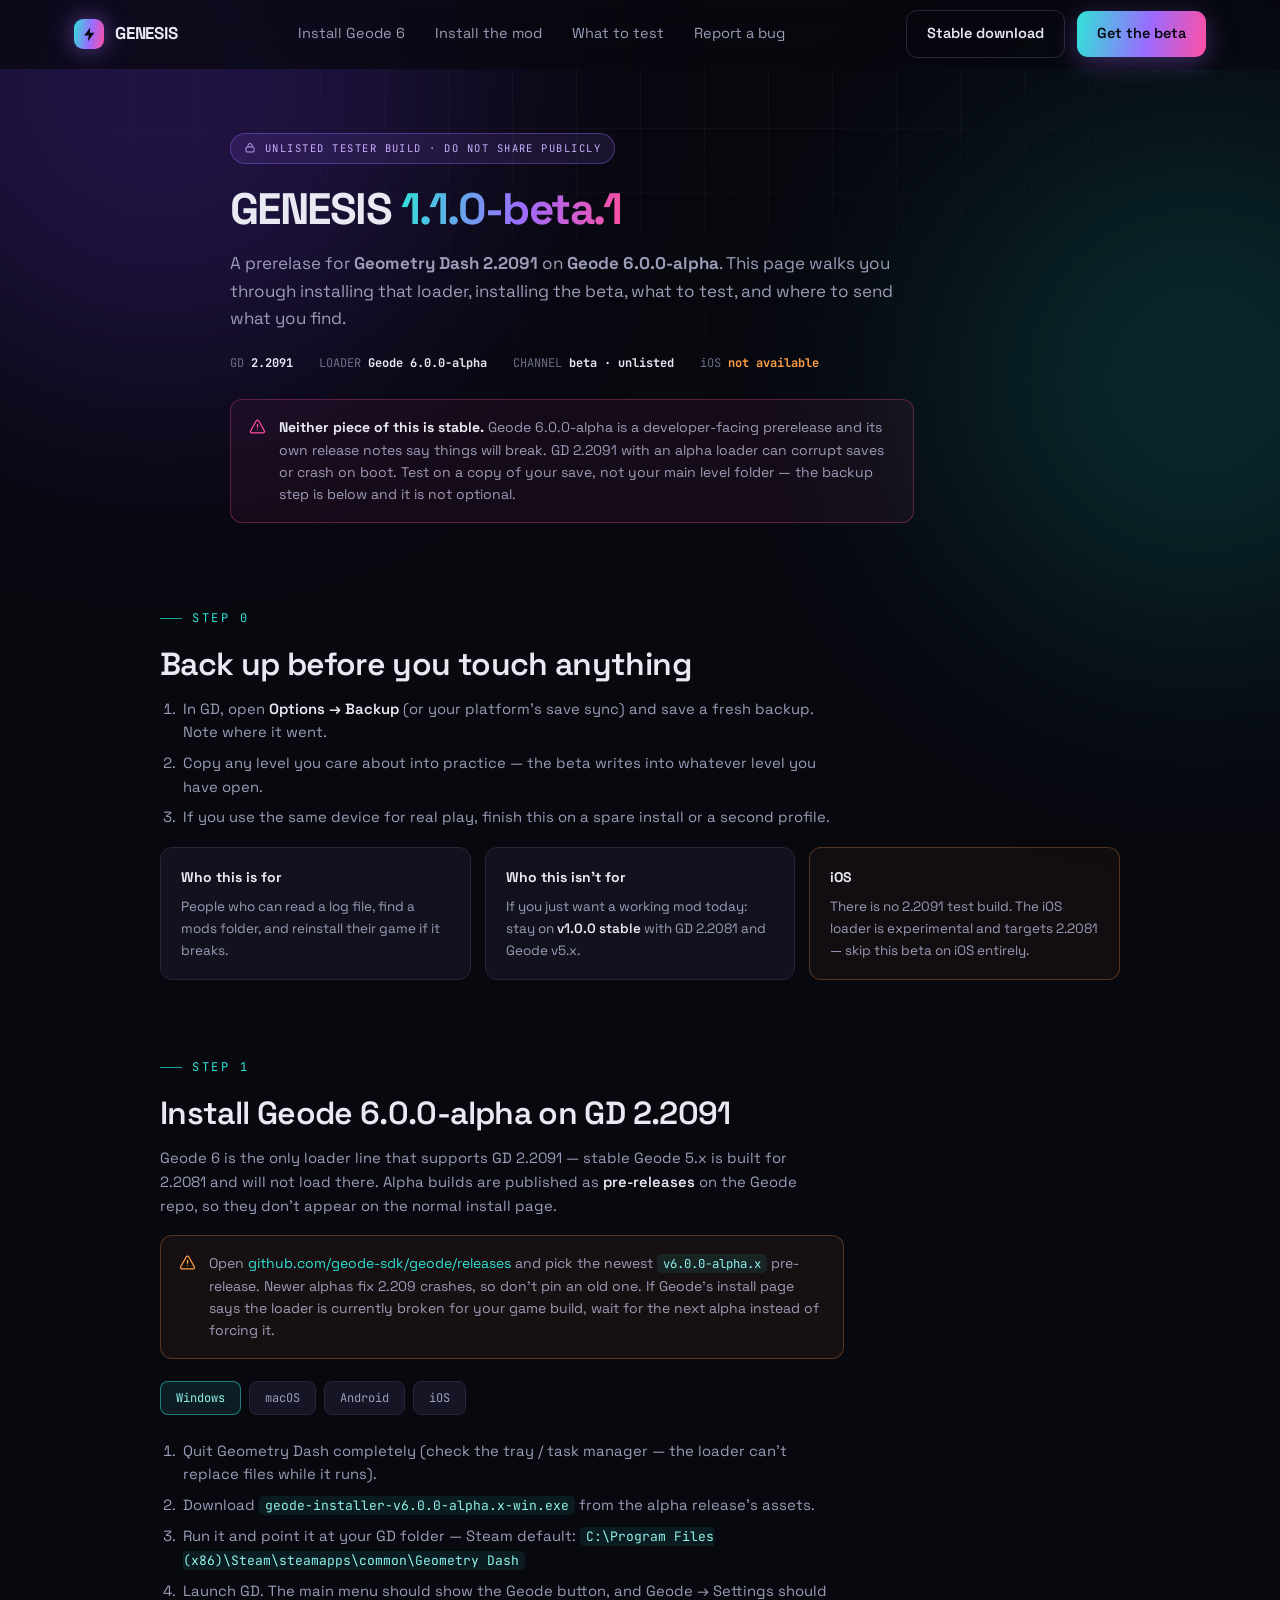
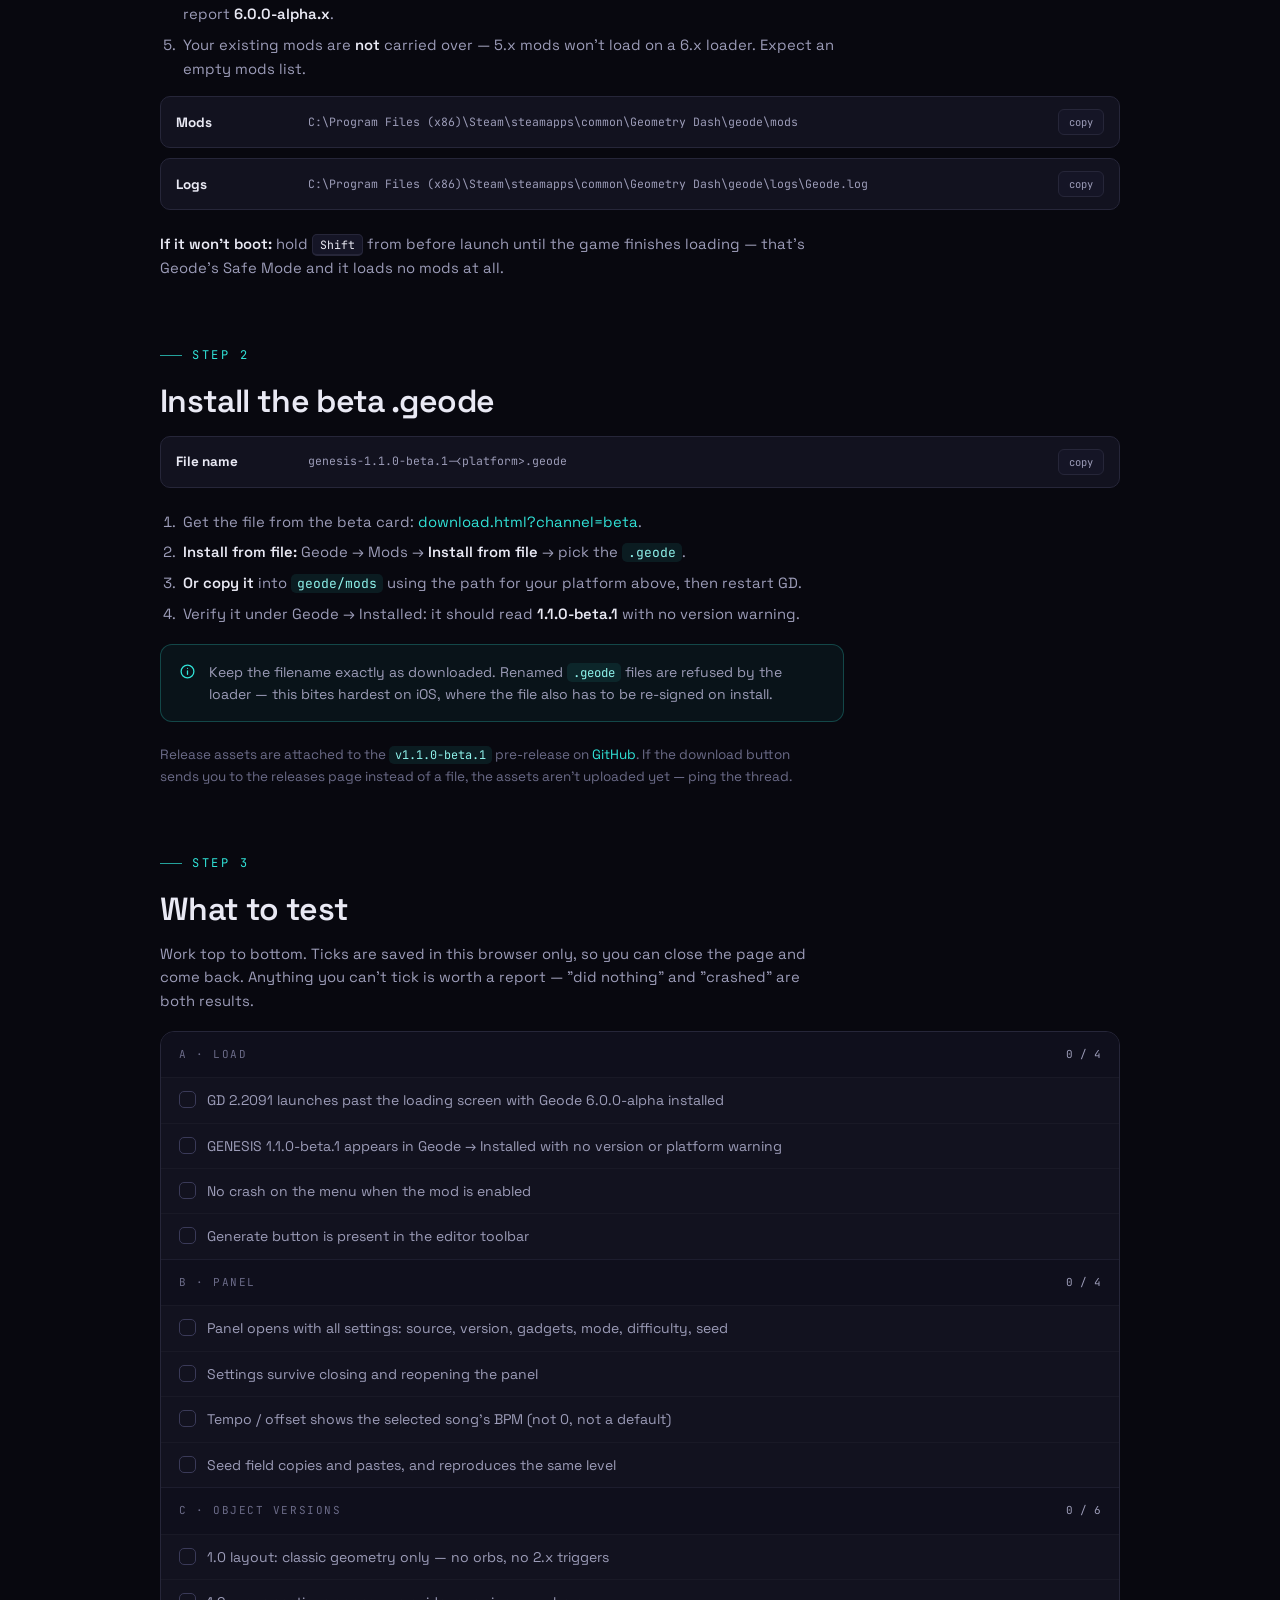
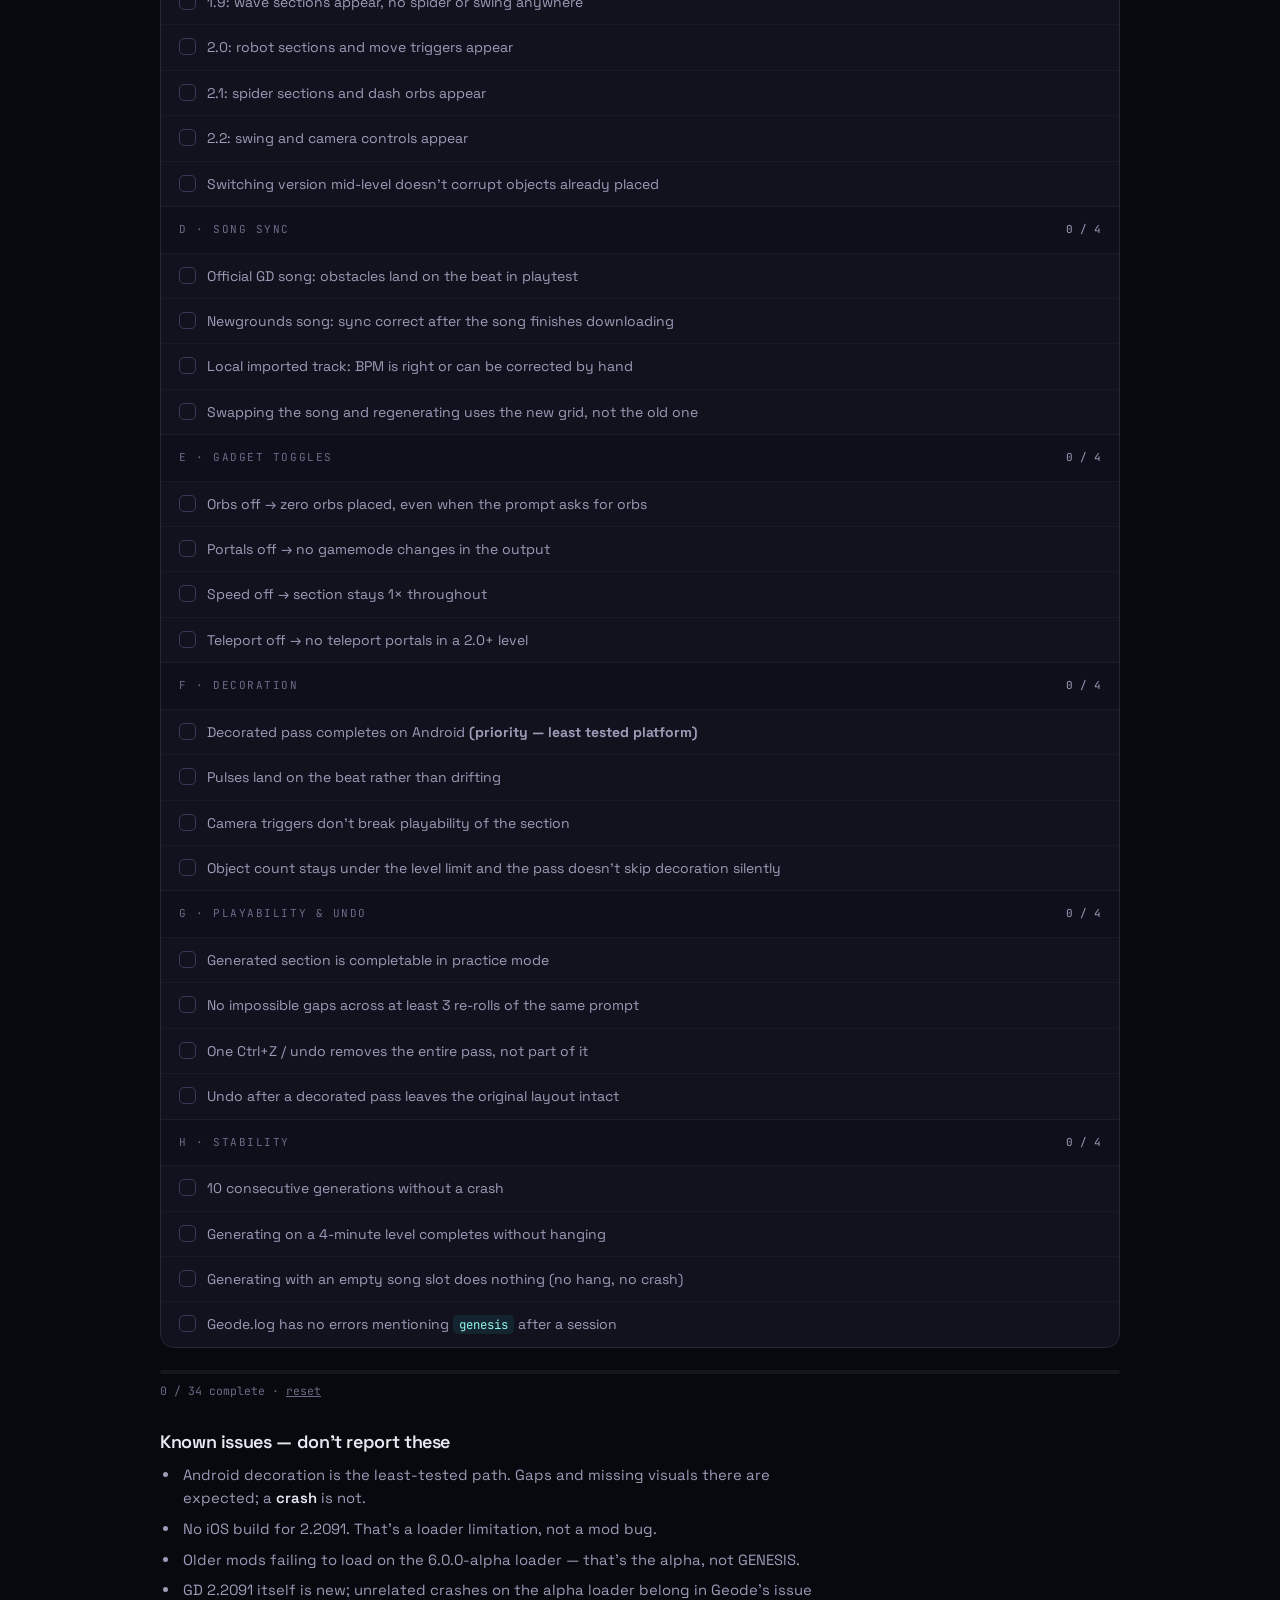
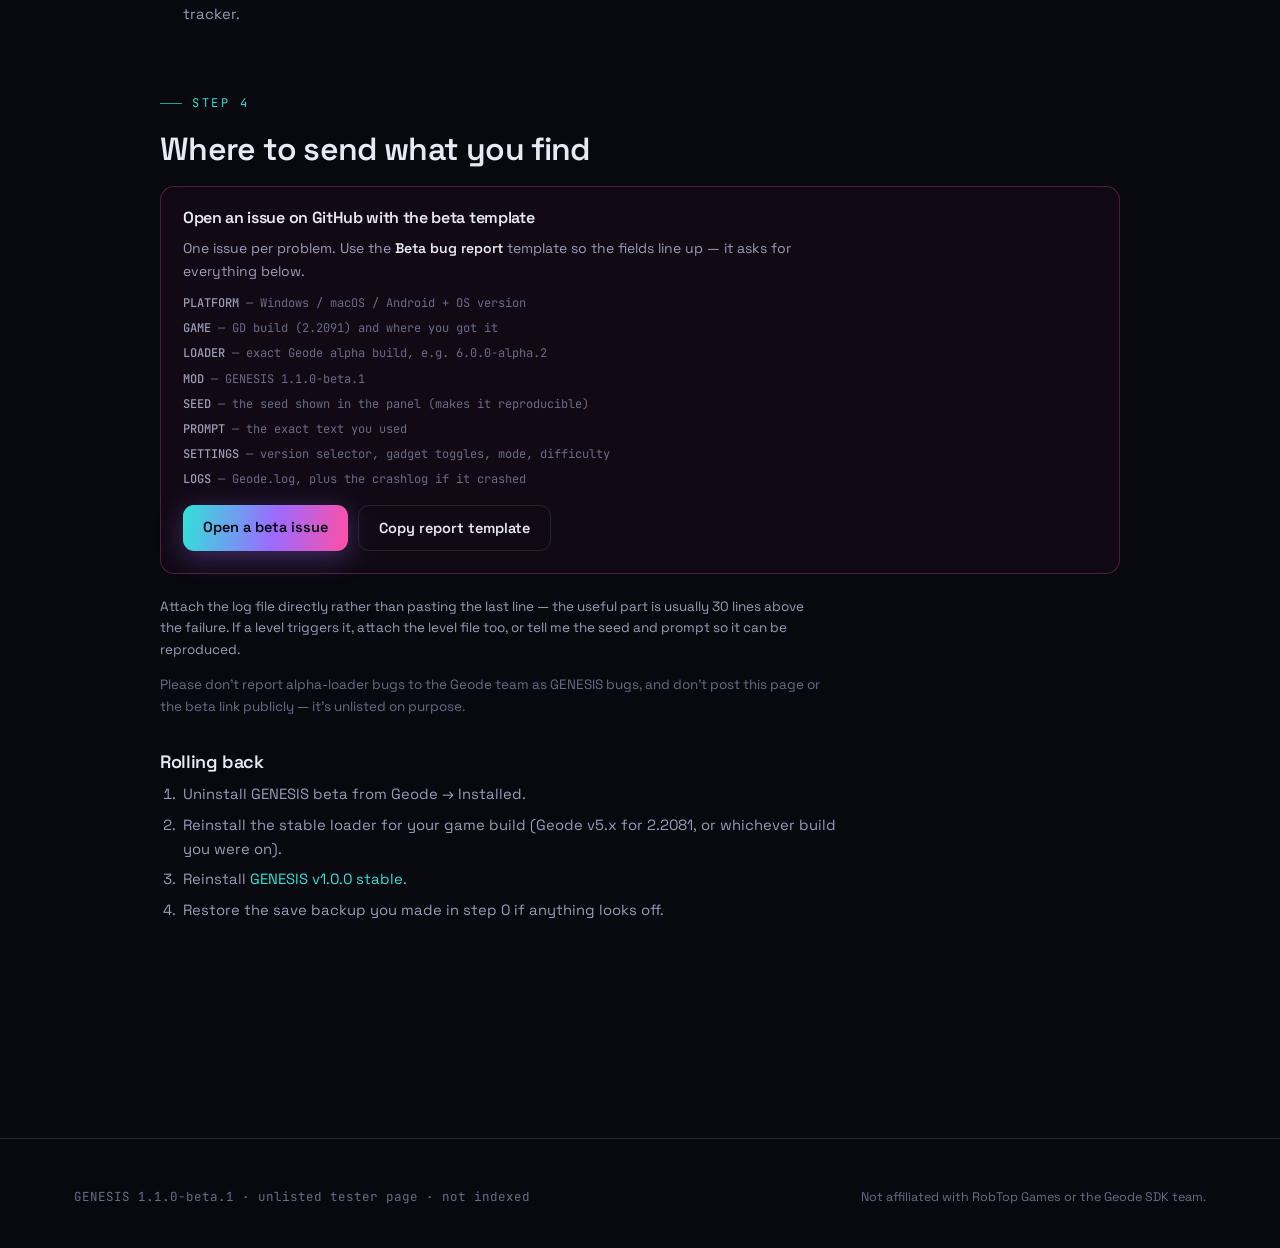
<file: beta.html>
<!DOCTYPE html>
<html lang="en">
<head>
<meta charset="UTF-8" />
<meta name="viewport" content="width=device-width, initial-scale=1.0" />
<!-- Unlisted tester page: not linked from any navigation, not indexed. -->
<meta name="robots" content="noindex, nofollow, noarchive" />
<meta name="referrer" content="no-referrer" />
<title>GENESIS 1.1.0-beta.1 — tester briefing (GD 2.2091)</title>
<meta name="description" content="Unlisted tester briefing for GENESIS 1.1.0-beta.1 on Geometry Dash 2.2091 and Geode 6.0.0-alpha." />
<link rel="preconnect" href="https://fonts.googleapis.com">
<link rel="preconnect" href="https://fonts.gstatic.com" crossorigin>
<link href="https://fonts.googleapis.com/css2?family=Space+Grotesk:wght@400;500;600;700&family=JetBrains+Mono:wght@400;500;700&display=swap" rel="stylesheet">
<link rel="stylesheet" href="styles.css">
</head>
<body>

<div class="bg-grid"></div>
<div class="glow a"></div>
<div class="glow b"></div>

<header id="site-header">
  <div class="wrap nav">
    <a href="download.html" class="brand">
      <span class="logo">
        <svg viewBox="0 0 24 24" fill="none"><path d="M13 2 4.5 13.5H11L9.5 22 19 9.5h-6.5L13 2Z" fill="#08080f"/></svg>
      </span>
      GENESIS
    </a>
    <nav class="nav-links">
      <a href="#geode">Install Geode 6</a>
      <a href="#mod">Install the mod</a>
      <a href="#checklist">What to test</a>
      <a href="#report">Report a bug</a>
    </nav>
    <div class="nav-cta">
      <a class="btn ghost" href="download.html">Stable download</a>
      <a class="btn primary" href="download.html?channel=beta">Get the beta</a>
    </div>
  </div>
</header>

<!-- ============ HERO ============ -->
<section class="wrap tester-hero">
  <div class="private-pill">
    <svg class="lock" viewBox="0 0 24 24"><rect x="4" y="10" width="16" height="10" rx="2"/><path d="M8 10V7a4 4 0 0 1 8 0v3"/></svg>
    Unlisted tester build · do not share publicly
  </div>
  <h1 style="font-size:clamp(30px,4vw,44px)">GENESIS <span class="grad">1.1.0-beta.1</span></h1>
  <p class="lead" style="margin-top:16px">
    A prerelase for <b>Geometry Dash 2.2091</b> on <b>Geode 6.0.0-alpha</b>. This page walks you through
    installing that loader, installing the beta, what to test, and where to send what you find.
  </p>

  <div class="dl-hero-meta" style="display:flex;gap:26px;flex-wrap:wrap;font-family:var(--mono);font-size:12px;color:var(--txt-faint);margin-top:22px">
    <span>GD&nbsp;<b style="color:var(--txt)">2.2091</b></span>
    <span>LOADER&nbsp;<b style="color:var(--txt)">Geode 6.0.0-alpha</b></span>
    <span>CHANNEL&nbsp;<b style="color:var(--txt)">beta · unlisted</b></span>
    <span>iOS&nbsp;<b style="color:var(--orange)">not available</b></span>
  </div>

  <div class="callout danger" style="margin-top:26px">
    <svg viewBox="0 0 24 24"><path d="M12 9v4m0 3h.01"/><path d="M10.3 3.9 2.4 18a2 2 0 0 0 1.7 3h15.8a2 2 0 0 0 1.7-3L13.7 3.9a2 2 0 0 0-3.4 0Z"/></svg>
    <div>
      <b>Neither piece of this is stable.</b> Geode 6.0.0-alpha is a developer-facing prerelease and its own
      release notes say things will break. GD 2.2091 with an alpha loader can corrupt saves or crash on boot.
      Test on a copy of your save, not your main level folder — the backup step is below and it is not optional.
    </div>
  </div>
</section>

<div class="wrap docs-wrap" style="grid-template-columns:1fr;max-width:960px">
  <main class="doc" style="max-width:100%">

    <!-- ---------- BEFORE YOU START ---------- -->
    <section id="before" style="padding-bottom:52px;scroll-margin-top:92px">
      <div class="eyebrow">Step 0</div>
      <h2>Back up before you touch anything</h2>
      <ol>
        <li>In GD, open <b>Options → Backup</b> (or your platform's save sync) and save a fresh backup. Note where it went.</li>
        <li>Copy any level you care about into practice — the beta writes into whatever level you have open.</li>
        <li>If you use the same device for real play, finish this on a spare install or a second profile.</li>
      </ol>

      <div class="tester-grid">
        <div class="tester-card">
          <h4>Who this is for</h4>
          <p>People who can read a log file, find a mods folder, and reinstall their game if it breaks.</p>
        </div>
        <div class="tester-card">
          <h4>Who this isn't for</h4>
          <p>If you just want a working mod today: stay on <b>v1.0.0 stable</b> with GD 2.2081 and Geode v5.x.</p>
        </div>
        <div class="tester-card warn">
          <h4>iOS</h4>
          <p>There is no 2.2091 test build. The iOS loader is experimental and targets 2.2081 — skip this beta on iOS entirely.</p>
        </div>
      </div>
    </section>

    <!-- ---------- INSTALL GEODE 6 ---------- -->
    <section id="geode" style="padding-bottom:52px;scroll-margin-top:92px">
      <div class="eyebrow">Step 1</div>
      <h2>Install Geode 6.0.0-alpha on GD 2.2091</h2>
      <p>
        Geode 6 is the only loader line that supports GD 2.2091 — stable Geode 5.x is built for 2.2081 and
        will not load there. Alpha builds are published as <b>pre-releases</b> on the Geode repo, so they don't
        appear on the normal install page.
      </p>
      <div class="callout warn">
        <svg viewBox="0 0 24 24"><path d="M12 9v4m0 3h.01"/><path d="M10.3 3.9 2.4 18a2 2 0 0 0 1.7 3h15.8a2 2 0 0 0 1.7-3L13.7 3.9a2 2 0 0 0-3.4 0Z"/></svg>
        <div>
          Open <a href="https://github.com/geode-sdk/geode/releases" target="_blank" rel="noopener">github.com/geode-sdk/geode/releases</a>
          and pick the newest <code>v6.0.0-alpha.x</code> pre-release. Newer alphas fix 2.209 crashes, so don't
          pin an old one. If Geode's install page says the loader is currently broken for your game build,
          wait for the next alpha instead of forcing it.
        </div>
      </div>

      <div class="tabs" id="plat-tabs">
        <button class="on" data-pane="win">Windows</button>
        <button data-pane="mac">macOS</button>
        <button data-pane="android">Android</button>
        <button data-pane="ios">iOS</button>
      </div>

      <div class="tab-panes">
        <!-- WINDOWS -->
        <div class="pane on" id="pane-win">
          <ol>
            <li>Quit Geometry Dash completely (check the tray / task manager — the loader can't replace files while it runs).</li>
            <li>Download <code>geode-installer-v6.0.0-alpha.x-win.exe</code> from the alpha release's assets.</li>
            <li>Run it and point it at your GD folder — Steam default:
              <code>C:\Program Files (x86)\Steam\steamapps\common\Geometry Dash</code></li>
            <li>Launch GD. The main menu should show the Geode button, and Geode → Settings should report <b>6.0.0-alpha.x</b>.</li>
            <li>Your existing mods are <b>not</b> carried over — 5.x mods won't load on a 6.x loader. Expect an empty mods list.</li>
          </ol>
          <div class="paths">
            <div class="path-row">
              <b>Mods</b>
              <code>C:\Program Files (x86)\Steam\steamapps\common\Geometry Dash\geode\mods</code>
              <button data-copy="C:\Program Files (x86)\Steam\steamapps\common\Geometry Dash\geode\mods">copy</button>
            </div>
            <div class="path-row">
              <b>Logs</b>
              <code>C:\Program Files (x86)\Steam\steamapps\common\Geometry Dash\geode\logs\Geode.log</code>
              <button data-copy="C:\Program Files (x86)\Steam\steamapps\common\Geometry Dash\geode\logs\Geode.log">copy</button>
            </div>
          </div>
          <p><b>If it won't boot:</b> hold <kbd>Shift</kbd> from before launch until the game finishes loading — that's Geode's Safe Mode and it loads no mods at all.</p>
        </div>

        <!-- MACOS -->
        <div class="pane" id="pane-mac">
          <ol>
            <li>Quit Geometry Dash.</li>
            <li>Download <code>geode-installer-v6.0.0-alpha.x-mac.pkg</code> from the alpha release.</li>
            <li>Run the installer. If macOS blocks it: <b>System Settings → Privacy &amp; Security → Open Anyway</b>.</li>
            <li>Launch GD through Steam and confirm the Geode version reads <b>6.0.0-alpha.x</b>.</li>
            <li>5.x mods don't carry over — the list will be empty until you install 6.x builds.</li>
          </ol>
          <div class="paths">
            <div class="path-row">
              <b>Mods</b>
              <code>~/Library/Application Support/Steam/steamapps/common/Geometry Dash/Geometry Dash.app/Contents/geode/mods</code>
              <button data-copy="~/Library/Application Support/Steam/steamapps/common/Geometry Dash/Geometry Dash.app/Contents/geode/mods">copy</button>
            </div>
            <div class="path-row">
              <b>Logs</b>
              <code>~/Library/Application Support/Steam/steamapps/common/Geometry Dash/Geometry Dash.app/Contents/geode/logs/Geode.log</code>
              <button data-copy="~/Library/Application Support/Steam/steamapps/common/Geometry Dash/Geometry Dash.app/Contents/geode/logs/Geode.log">copy</button>
            </div>
          </div>
          <p>In Finder press <kbd>Shift</kbd>+<kbd>Cmd</kbd>+<kbd>G</kbd> and paste the path to jump straight there. Safe Mode is the same: hold <kbd>Shift</kbd> while launching.</p>
          <p><b>Apple Silicon:</b> the beta ships universal (arm64 + x86_64), so no Rosetta tricks are needed.</p>
        </div>

        <!-- ANDROID -->
        <div class="pane" id="pane-android">
          <ol>
            <li>Uninstall the old Geode launcher if you have one, then install the current <b>Geode Android launcher APK</b> from <a href="https://github.com/geode-sdk/android-launcher/releases" target="_blank" rel="noopener">geode-sdk/android-launcher</a>.</li>
            <li>In the launcher, install Geode for your GD 2.2091 install and pick the <b>6.0.0-alpha</b> line when offered.</li>
            <li>Launch through the launcher. Geode → Settings should read <b>6.0.0-alpha.x</b>.</li>
            <li>Grab the <b>arm64-v8a</b> beta build unless your device is genuinely old (then armeabi-v7a).</li>
          </ol>
          <div class="paths">
            <div class="path-row">
              <b>Mods</b>
              <code>/storage/emulated/0/Android/media/com.geode.launcher/game/geode/mods</code>
              <button data-copy="/storage/emulated/0/Android/media/com.geode.launcher/game/geode/mods">copy</button>
            </div>
            <div class="path-row">
              <b>Logs</b>
              <code>/storage/emulated/0/Android/media/com.geode.launcher/game/geode/logs/Geode.log</code>
              <button data-copy="/storage/emulated/0/Android/media/com.geode.launcher/game/geode/logs/Geode.log">copy</button>
            </div>
          </div>
          <p><b>Safe Mode:</b> press and hold the launcher's Launch button.</p>
        </div>

        <!-- IOS -->
        <div class="pane" id="pane-ios">
          <p>There is no Geode 6 / GD 2.2091 build for iOS, and no iOS beta of GENESIS. Nothing to install here.</p>
          <p>If you're on iOS, stay on the stable line: <b>GD 2.2081 + Geode v5.x + GENESIS v1.0.0</b>, installed through the Geode iOS launcher. The mod itself is marked experimental on iOS even there.</p>
          <p><a href="download.html">Back to the stable download page →</a></p>
        </div>
      </div>
    </section>

    <!-- ---------- INSTALL THE MOD ---------- -->
    <section id="mod" style="padding-bottom:52px;scroll-margin-top:92px">
      <div class="eyebrow">Step 2</div>
      <h2>Install the beta .geode</h2>
      <div class="paths">
        <div class="path-row">
          <b>File name</b>
          <code>genesis-1.1.0-beta.1-&lt;platform&gt;.geode</code>
          <button data-copy="genesis-1.1.0-beta.1-windows-x64.geode">copy</button>
        </div>
      </div>
      <ol>
        <li>Get the file from the beta card: <a href="download.html?channel=beta">download.html?channel=beta</a>.</li>
        <li><b>Install from file:</b> Geode → Mods → <b>Install from file</b> → pick the <code>.geode</code>.</li>
        <li><b>Or copy it</b> into <code>geode/mods</code> using the path for your platform above, then restart GD.</li>
        <li>Verify it under Geode → Installed: it should read <b>1.1.0-beta.1</b> with no version warning.</li>
      </ol>
      <div class="callout">
        <svg viewBox="0 0 24 24"><circle cx="12" cy="12" r="9"/><path d="M12 11v5m0-8.5h.01"/></svg>
        <div>Keep the filename exactly as downloaded. Renamed <code>.geode</code> files are refused by the loader — this bites hardest on iOS, where the file also has to be re-signed on install.</div>
      </div>
      <p style="font-size:13.5px;color:var(--txt-faint)">
        Release assets are attached to the <code>v1.1.0-beta.1</code> pre-release on
        <a href="https://github.com/BeginnerCoder142011/Genesis/releases" target="_blank" rel="noopener">GitHub</a>.
        If the download button sends you to the releases page instead of a file, the assets aren't uploaded yet — ping the thread.
      </p>
    </section>

    <!-- ---------- CHECKLIST ---------- -->
    <section id="checklist" style="padding-bottom:52px;scroll-margin-top:92px">
      <div class="eyebrow">Step 3</div>
      <h2>What to test</h2>
      <p>
        Work top to bottom. Ticks are saved in this browser only, so you can close the page and come back.
        Anything you can't tick is worth a report — "did nothing" and "crashed" are both results.
      </p>

      <div class="checklist" id="checklist-box">
        <div class="chk-group">
          <div class="chk-head">A · Load <span class="count" data-count="a">0 / 4</span></div>
          <div class="chk-list">
            <label class="chk"><input type="checkbox" data-id="a1"><span>GD 2.2091 launches past the loading screen with Geode 6.0.0-alpha installed</span></label>
            <label class="chk"><input type="checkbox" data-id="a2"><span>GENESIS 1.1.0-beta.1 appears in Geode → Installed with no version or platform warning</span></label>
            <label class="chk"><input type="checkbox" data-id="a3"><span>No crash on the menu when the mod is enabled</span></label>
            <label class="chk"><input type="checkbox" data-id="a4"><span>Generate button is present in the editor toolbar</span></label>
          </div>
        </div>

        <div class="chk-group">
          <div class="chk-head">B · Panel <span class="count" data-count="b">0 / 4</span></div>
          <div class="chk-list">
            <label class="chk"><input type="checkbox" data-id="b1"><span>Panel opens with all settings: source, version, gadgets, mode, difficulty, seed</span></label>
            <label class="chk"><input type="checkbox" data-id="b2"><span>Settings survive closing and reopening the panel</span></label>
            <label class="chk"><input type="checkbox" data-id="b3"><span>Tempo / offset shows the selected song's BPM (not 0, not a default)</span></label>
            <label class="chk"><input type="checkbox" data-id="b4"><span>Seed field copies and pastes, and reproduces the same level</span></label>
          </div>
        </div>

        <div class="chk-group">
          <div class="chk-head">C · Object versions <span class="count" data-count="c">0 / 6</span></div>
          <div class="chk-list">
            <label class="chk"><input type="checkbox" data-id="c1"><span>1.0 layout: classic geometry only — no orbs, no 2.x triggers</span></label>
            <label class="chk"><input type="checkbox" data-id="c2"><span>1.9: wave sections appear, no spider or swing anywhere</span></label>
            <label class="chk"><input type="checkbox" data-id="c3"><span>2.0: robot sections and move triggers appear</span></label>
            <label class="chk"><input type="checkbox" data-id="c4"><span>2.1: spider sections and dash orbs appear</span></label>
            <label class="chk"><input type="checkbox" data-id="c5"><span>2.2: swing and camera controls appear</span></label>
            <label class="chk"><input type="checkbox" data-id="c6"><span>Switching version mid-level doesn't corrupt objects already placed</span></label>
          </div>
        </div>

        <div class="chk-group">
          <div class="chk-head">D · Song sync <span class="count" data-count="d">0 / 4</span></div>
          <div class="chk-list">
            <label class="chk"><input type="checkbox" data-id="d1"><span>Official GD song: obstacles land on the beat in playtest</span></label>
            <label class="chk"><input type="checkbox" data-id="d2"><span>Newgrounds song: sync correct after the song finishes downloading</span></label>
            <label class="chk"><input type="checkbox" data-id="d3"><span>Local imported track: BPM is right or can be corrected by hand</span></label>
            <label class="chk"><input type="checkbox" data-id="d4"><span>Swapping the song and regenerating uses the new grid, not the old one</span></label>
          </div>
        </div>

        <div class="chk-group">
          <div class="chk-head">E · Gadget toggles <span class="count" data-count="e">0 / 4</span></div>
          <div class="chk-list">
            <label class="chk"><input type="checkbox" data-id="e1"><span>Orbs off → zero orbs placed, even when the prompt asks for orbs</span></label>
            <label class="chk"><input type="checkbox" data-id="e2"><span>Portals off → no gamemode changes in the output</span></label>
            <label class="chk"><input type="checkbox" data-id="e3"><span>Speed off → section stays 1× throughout</span></label>
            <label class="chk"><input type="checkbox" data-id="e4"><span>Teleport off → no teleport portals in a 2.0+ level</span></label>
          </div>
        </div>

        <div class="chk-group">
          <div class="chk-head">F · Decoration <span class="count" data-count="f">0 / 4</span></div>
          <div class="chk-list">
            <label class="chk"><input type="checkbox" data-id="f1"><span>Decorated pass completes on Android <b>(priority — least tested platform)</b></span></label>
            <label class="chk"><input type="checkbox" data-id="f2"><span>Pulses land on the beat rather than drifting</span></label>
            <label class="chk"><input type="checkbox" data-id="f3"><span>Camera triggers don't break playability of the section</span></label>
            <label class="chk"><input type="checkbox" data-id="f4"><span>Object count stays under the level limit and the pass doesn't skip decoration silently</span></label>
          </div>
        </div>

        <div class="chk-group">
          <div class="chk-head">G · Playability &amp; undo <span class="count" data-count="g">0 / 4</span></div>
          <div class="chk-list">
            <label class="chk"><input type="checkbox" data-id="g1"><span>Generated section is completable in practice mode</span></label>
            <label class="chk"><input type="checkbox" data-id="g2"><span>No impossible gaps across at least 3 re-rolls of the same prompt</span></label>
            <label class="chk"><input type="checkbox" data-id="g3"><span>One Ctrl+Z / undo removes the entire pass, not part of it</span></label>
            <label class="chk"><input type="checkbox" data-id="g4"><span>Undo after a decorated pass leaves the original layout intact</span></label>
          </div>
        </div>

        <div class="chk-group">
          <div class="chk-head">H · Stability <span class="count" data-count="h">0 / 4</span></div>
          <div class="chk-list">
            <label class="chk"><input type="checkbox" data-id="h1"><span>10 consecutive generations without a crash</span></label>
            <label class="chk"><input type="checkbox" data-id="h2"><span>Generating on a 4-minute level completes without hanging</span></label>
            <label class="chk"><input type="checkbox" data-id="h3"><span>Generating with an empty song slot does nothing (no hang, no crash)</span></label>
            <label class="chk"><input type="checkbox" data-id="h4"><span>Geode.log has no errors mentioning <code>genesis</code> after a session</span></label>
          </div>
        </div>
      </div>

      <div class="progress-bar"><i id="chk-progress"></i></div>
      <p style="font-family:var(--mono);font-size:11.5px;color:var(--txt-faint);margin-top:8px">
        <span id="chk-total">0 / 38</span> complete ·
        <button id="chk-reset" style="background:none;border:none;color:var(--txt-faint);font-family:inherit;font-size:inherit;cursor:pointer;text-decoration:underline">reset</button>
      </p>

      <h3>Known issues — don't report these</h3>
      <ul>
        <li>Android decoration is the least-tested path. Gaps and missing visuals there are expected; a <b>crash</b> is not.</li>
        <li>No iOS build for 2.2091. That's a loader limitation, not a mod bug.</li>
        <li>Older mods failing to load on the 6.0.0-alpha loader — that's the alpha, not GENESIS.</li>
        <li>GD 2.2091 itself is new; unrelated crashes on the alpha loader belong in Geode's issue tracker.</li>
      </ul>
    </section>

    <!-- ---------- REPORT ---------- -->
    <section id="report" style="padding-bottom:40px;scroll-margin-top:92px">
      <div class="eyebrow">Step 4</div>
      <h2>Where to send what you find</h2>

      <div class="report-box">
        <h3>Open an issue on GitHub with the beta template</h3>
        <p>
          One issue per problem. Use the <b>Beta bug report</b> template so the fields line up — it asks for
          everything below.
        </p>
        <div class="report-list">
          <span><b>PLATFORM</b> — Windows / macOS / Android + OS version</span>
          <span><b>GAME</b> — GD build (2.2091) and where you got it</span>
          <span><b>LOADER</b> — exact Geode alpha build, e.g. 6.0.0-alpha.2</span>
          <span><b>MOD</b> — GENESIS 1.1.0-beta.1</span>
          <span><b>SEED</b> — the seed shown in the panel (makes it reproducible)</span>
          <span><b>PROMPT</b> — the exact text you used</span>
          <span><b>SETTINGS</b> — version selector, gadget toggles, mode, difficulty</span>
          <span><b>LOGS</b> — Geode.log, plus the crashlog if it crashed</span>
        </div>
        <div class="report-actions">
          <a class="btn primary" href="https://github.com/BeginnerCoder142011/Genesis/issues/new?template=beta-bug.yml&amp;labels=beta&amp;title=%5Bbeta%5D%20" target="_blank" rel="noopener">Open a beta issue</a>
          <button class="btn ghost" id="copy-template">Copy report template</button>
        </div>
      </div>

      <p style="font-size:13.5px">
        Attach the log file directly rather than pasting the last line — the useful part is usually 30 lines
        above the failure. If a level triggers it, attach the level file too, or tell me the seed and prompt
        so it can be reproduced.
      </p>

      <p style="font-size:13.5px;color:var(--txt-faint)">
        Please don't report alpha-loader bugs to the Geode team as GENESIS bugs, and don't post this page or
        the beta link publicly — it's unlisted on purpose.
      </p>

      <h3 style="margin-top:34px">Rolling back</h3>
      <ol>
        <li>Uninstall GENESIS beta from Geode → Installed.</li>
        <li>Reinstall the stable loader for your game build (Geode v5.x for 2.2081, or whichever build you were on).</li>
        <li>Reinstall <a href="download.html">GENESIS v1.0.0 stable</a>.</li>
        <li>Restore the save backup you made in step 0 if anything looks off.</li>
      </ol>
    </section>

  </main>
</div>

<footer>
  <div class="wrap">
    <div class="foot-bottom" style="border-top:none;padding-top:0;margin-top:0">
      <span>GENESIS 1.1.0-beta.1 · unlisted tester page · not indexed</span>
      <span class="disclaimer">Not affiliated with RobTop Games or the Geode SDK team.</span>
    </div>
  </div>
</footer>

<script>
/* ---------- platform panes ---------- */
document.querySelectorAll('#plat-tabs button').forEach(btn => {
  btn.addEventListener('click', () => {
    document.querySelectorAll('#plat-tabs button').forEach(b => b.classList.remove('on'));
    btn.classList.add('on');
    document.querySelectorAll('.pane').forEach(p => p.classList.toggle('on', p.id === 'pane-' + btn.dataset.pane));
  });
});

/* ---------- copy buttons ---------- */
document.querySelectorAll('[data-copy]').forEach(btn => {
  btn.addEventListener('click', () => {
    const text = btn.dataset.copy;
    navigator.clipboard.writeText(text).then(() => {
      const old = btn.textContent;
      btn.textContent = 'copied ✓';
      setTimeout(() => { btn.textContent = old; }, 1500);
    }).catch(() => { btn.textContent = 'select + copy'; });
  });
});

/* ---------- checklist with local persistence ---------- */
const KEY = 'genesis-beta-1.1.0-checklist';
const boxes = [...document.querySelectorAll('.chk input[type=checkbox]')];
let saved = {};
try { saved = JSON.parse(localStorage.getItem(KEY) || '{}'); } catch (e) { saved = {}; }

function paint() {
  const total = boxes.length;
  const done = boxes.filter(b => b.checked).length;

  document.querySelectorAll('.chk-group').forEach(group => {
    const head = group.querySelector('.chk-head');
    const key = head.querySelector('.count').dataset.count;
    const list = [...group.querySelectorAll('input')];
    const d = list.filter(b => b.checked).length;
    head.querySelector('.count').textContent = d + ' / ' + list.length;
  });

  boxes.forEach(b => b.closest('.chk').classList.toggle('done', b.checked));

  const pct = total ? Math.round(done / total * 100) : 0;
  const bar = document.getElementById('chk-progress');
  if (bar) bar.style.width = pct + '%';
  const tot = document.getElementById('chk-total');
  if (tot) tot.textContent = done + ' / ' + total;
}

boxes.forEach(b => {
  b.checked = !!saved[b.dataset.id];
  b.addEventListener('change', () => {
    saved[b.dataset.id] = b.checked;
    try { localStorage.setItem(KEY, JSON.stringify(saved)); } catch (e) {}
    paint();
  });
});

const reset = document.getElementById('chk-reset');
if (reset) reset.addEventListener('click', () => {
  boxes.forEach(b => { b.checked = false; });
  saved = {};
  try { localStorage.removeItem(KEY); } catch (e) {}
  paint();
});

paint();

/* ---------- report template ---------- */
const TEMPLATE = `### GENESIS beta report

**Platform / OS:**
**Game build:** 2.2091
**Geode build:** 6.0.0-alpha.x
**GENESIS version:** 1.1.0-beta.1
**Seed:**
**Prompt:**
**Version selector / gadgets / mode / difficulty:**

### What happened
<!-- one or two sentences -->

### Steps to reproduce
1.
2.
3.

### Expected
<!-- what should have happened -->

### Logs
<!-- attach geode/logs/Geode.log and any crashlog from geode/crashlogs -->
`;

const copyBtn = document.getElementById('copy-template');
if (copyBtn) copyBtn.addEventListener('click', () => {
  navigator.clipboard.writeText(TEMPLATE).then(() => {
    const old = copyBtn.textContent;
    copyBtn.textContent = 'Copied ✓';
    setTimeout(() => { copyBtn.textContent = old; }, 1600);
  }).catch(() => { copyBtn.textContent = 'Copy failed — select manually'; });
});

/* ---------- header shadow ---------- */
const header = document.getElementById('site-header');
addEventListener('scroll', () => header.classList.toggle('scrolled', scrollY > 12), { passive: true });
</script>
</body>
</html>
</file>
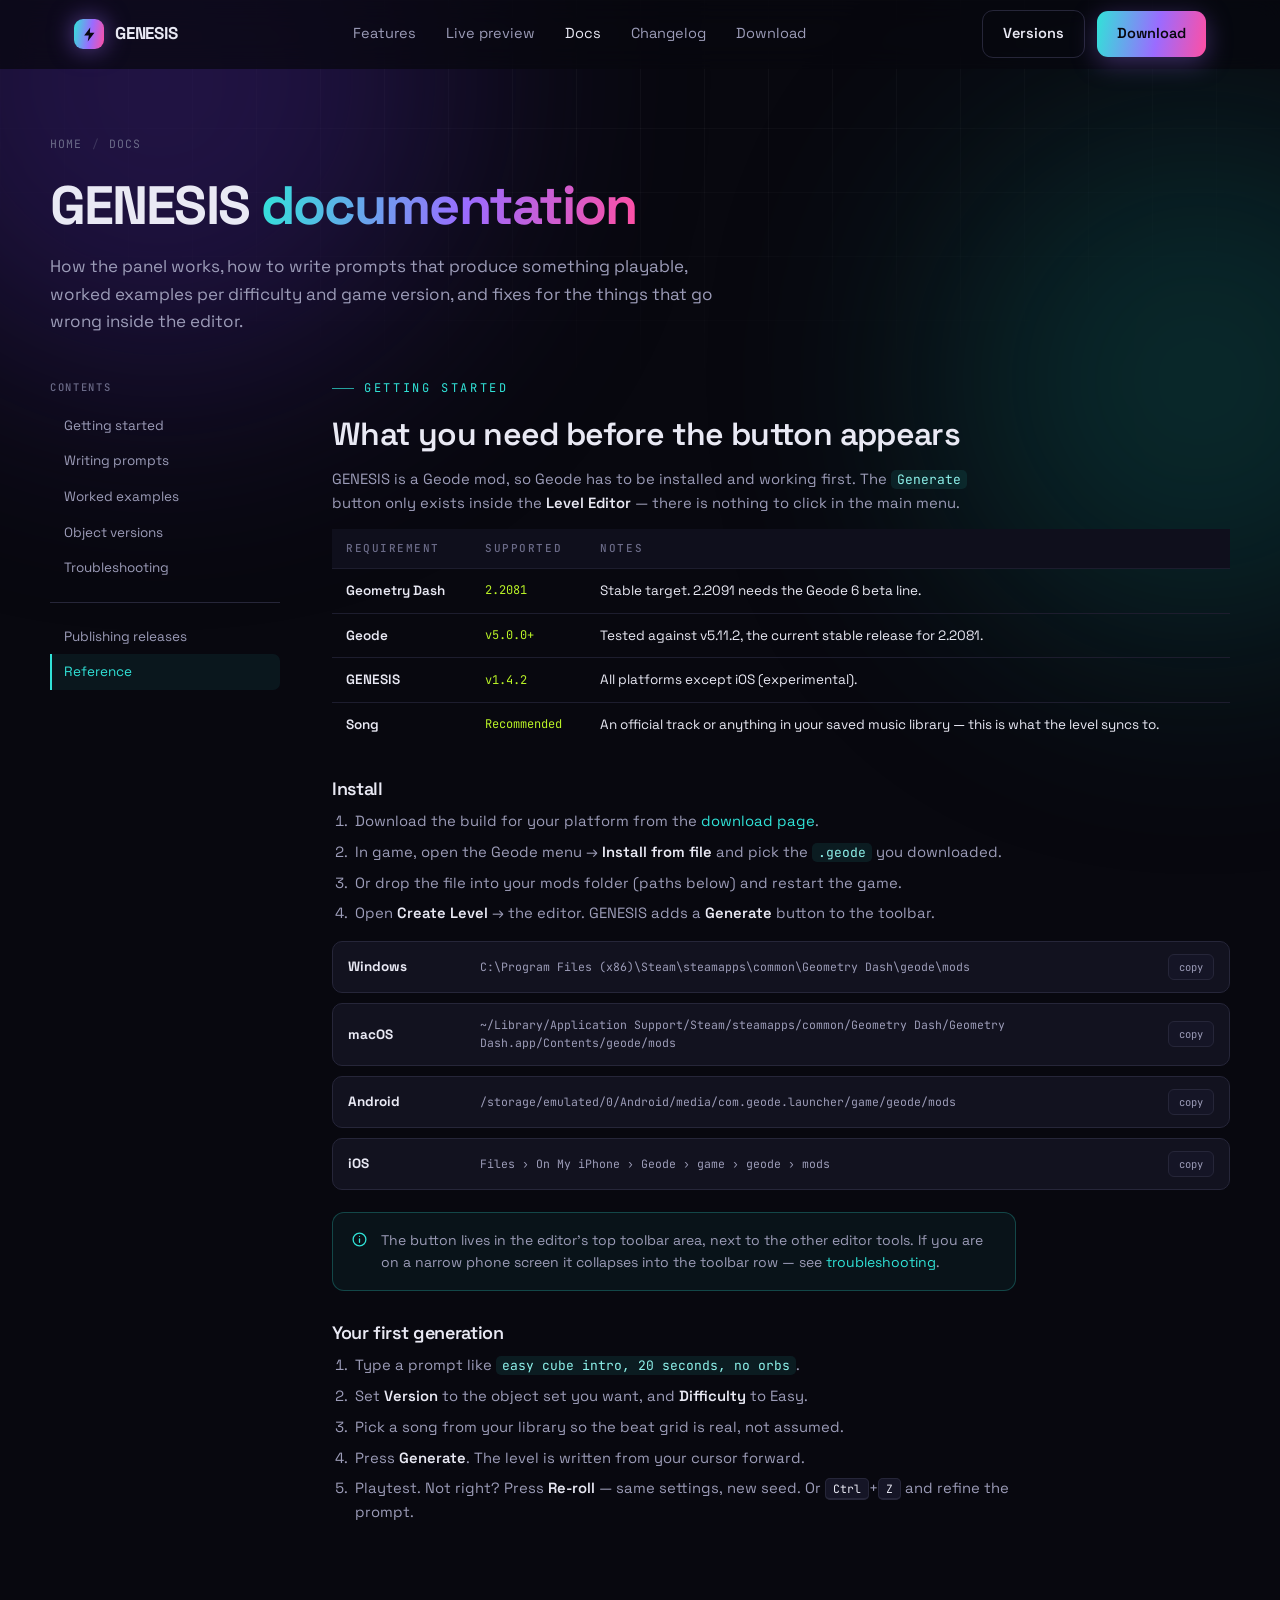
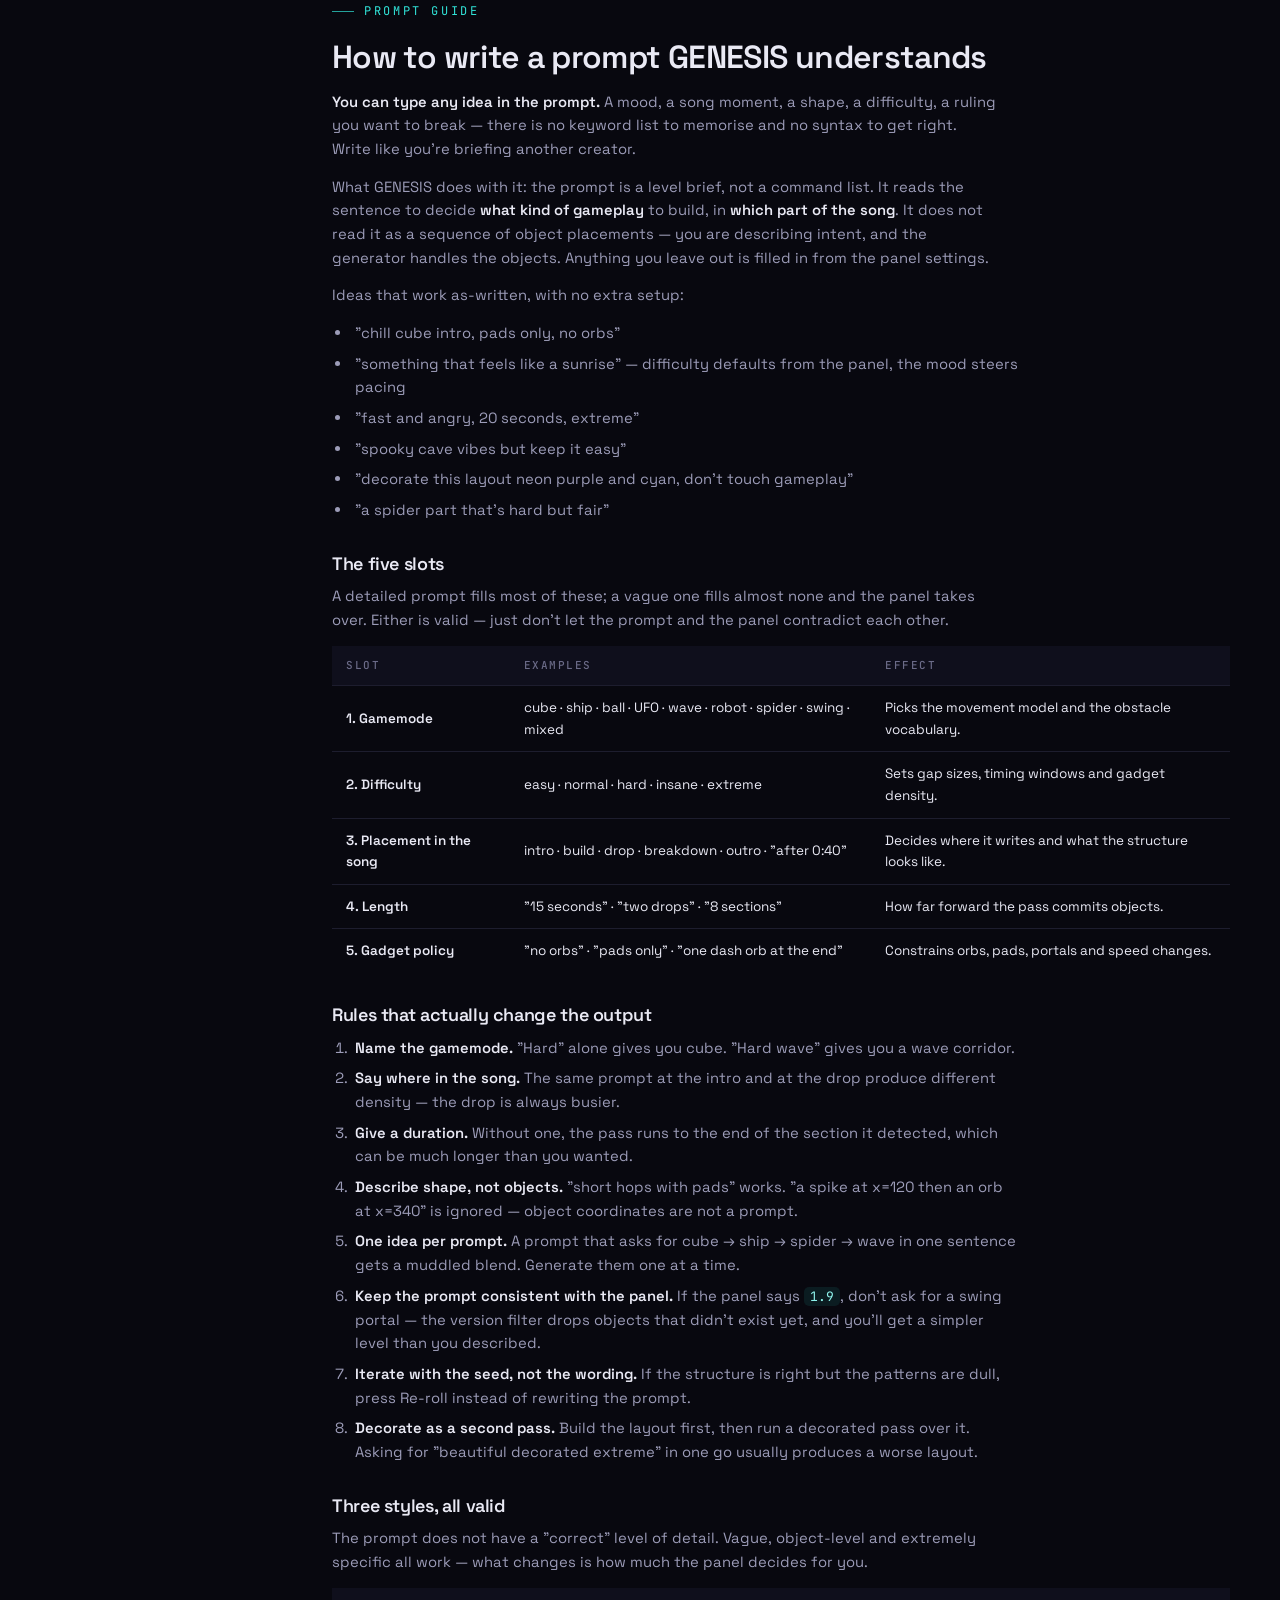
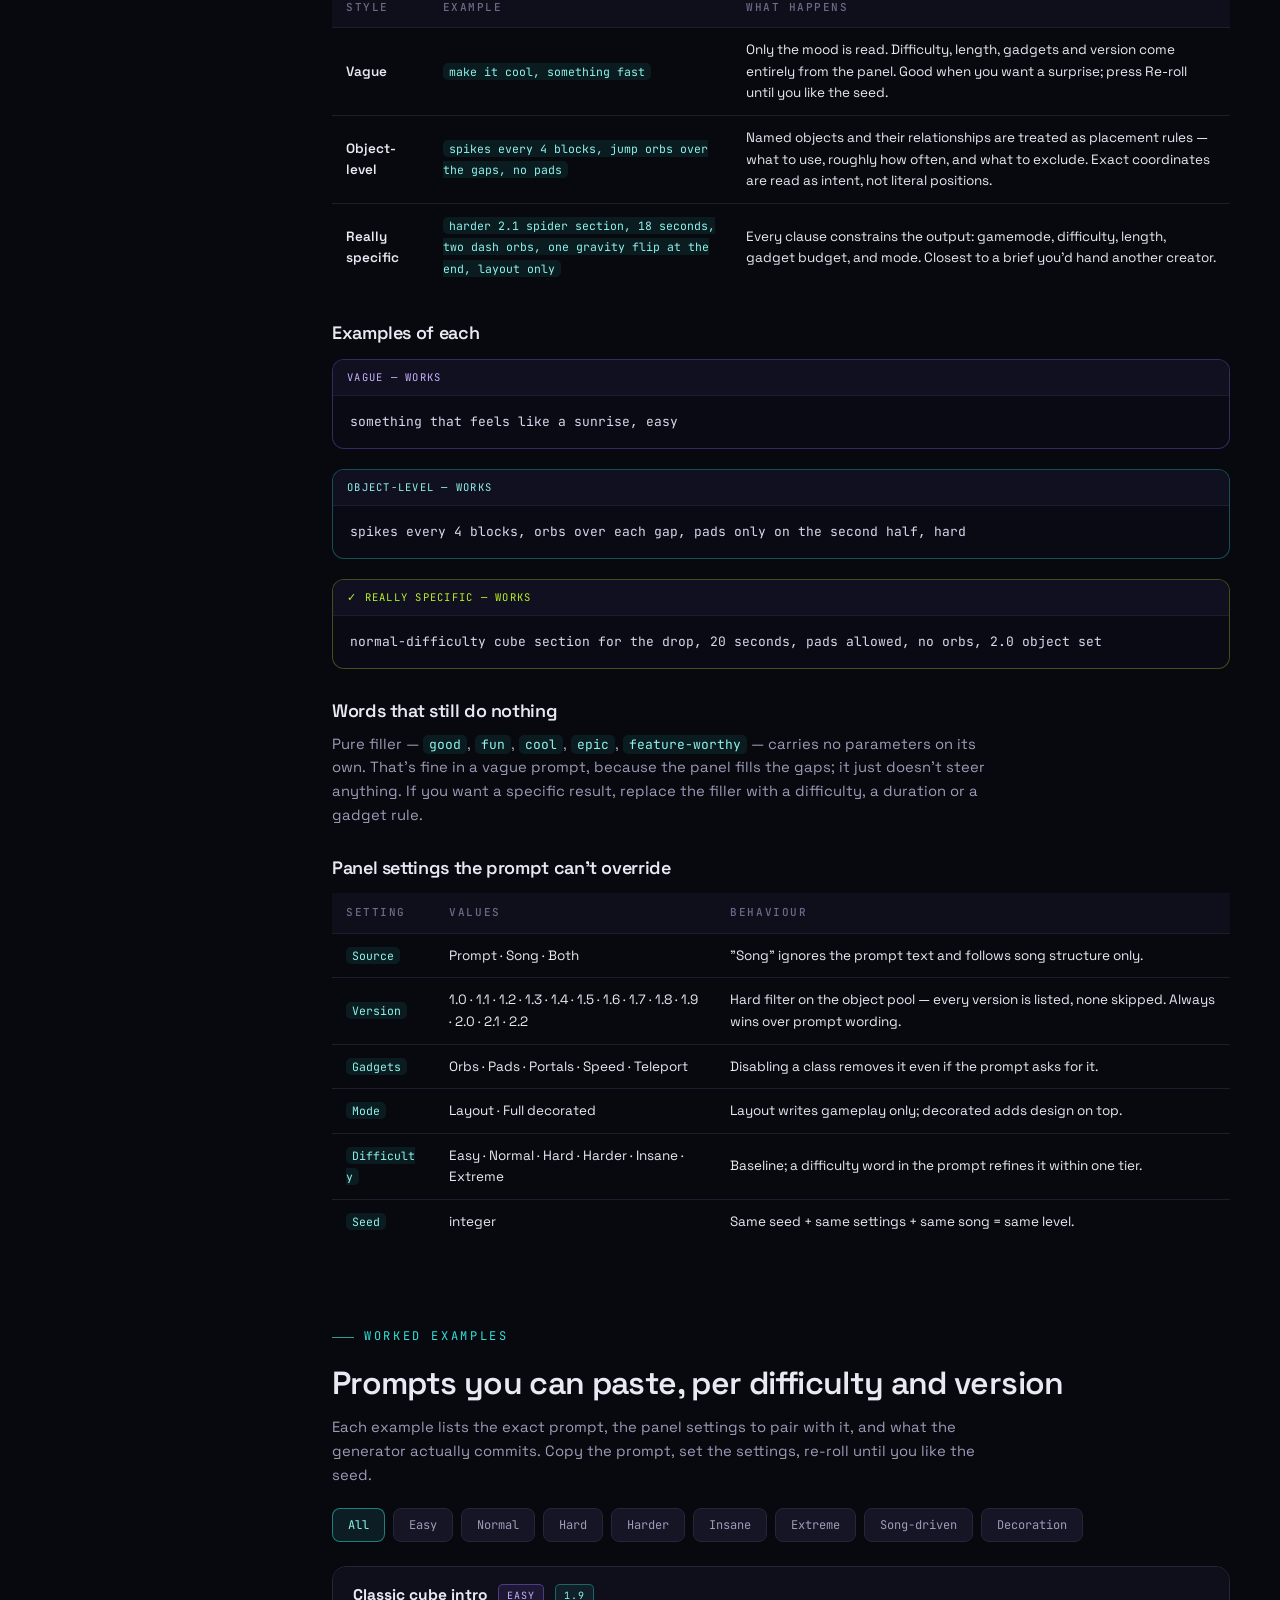
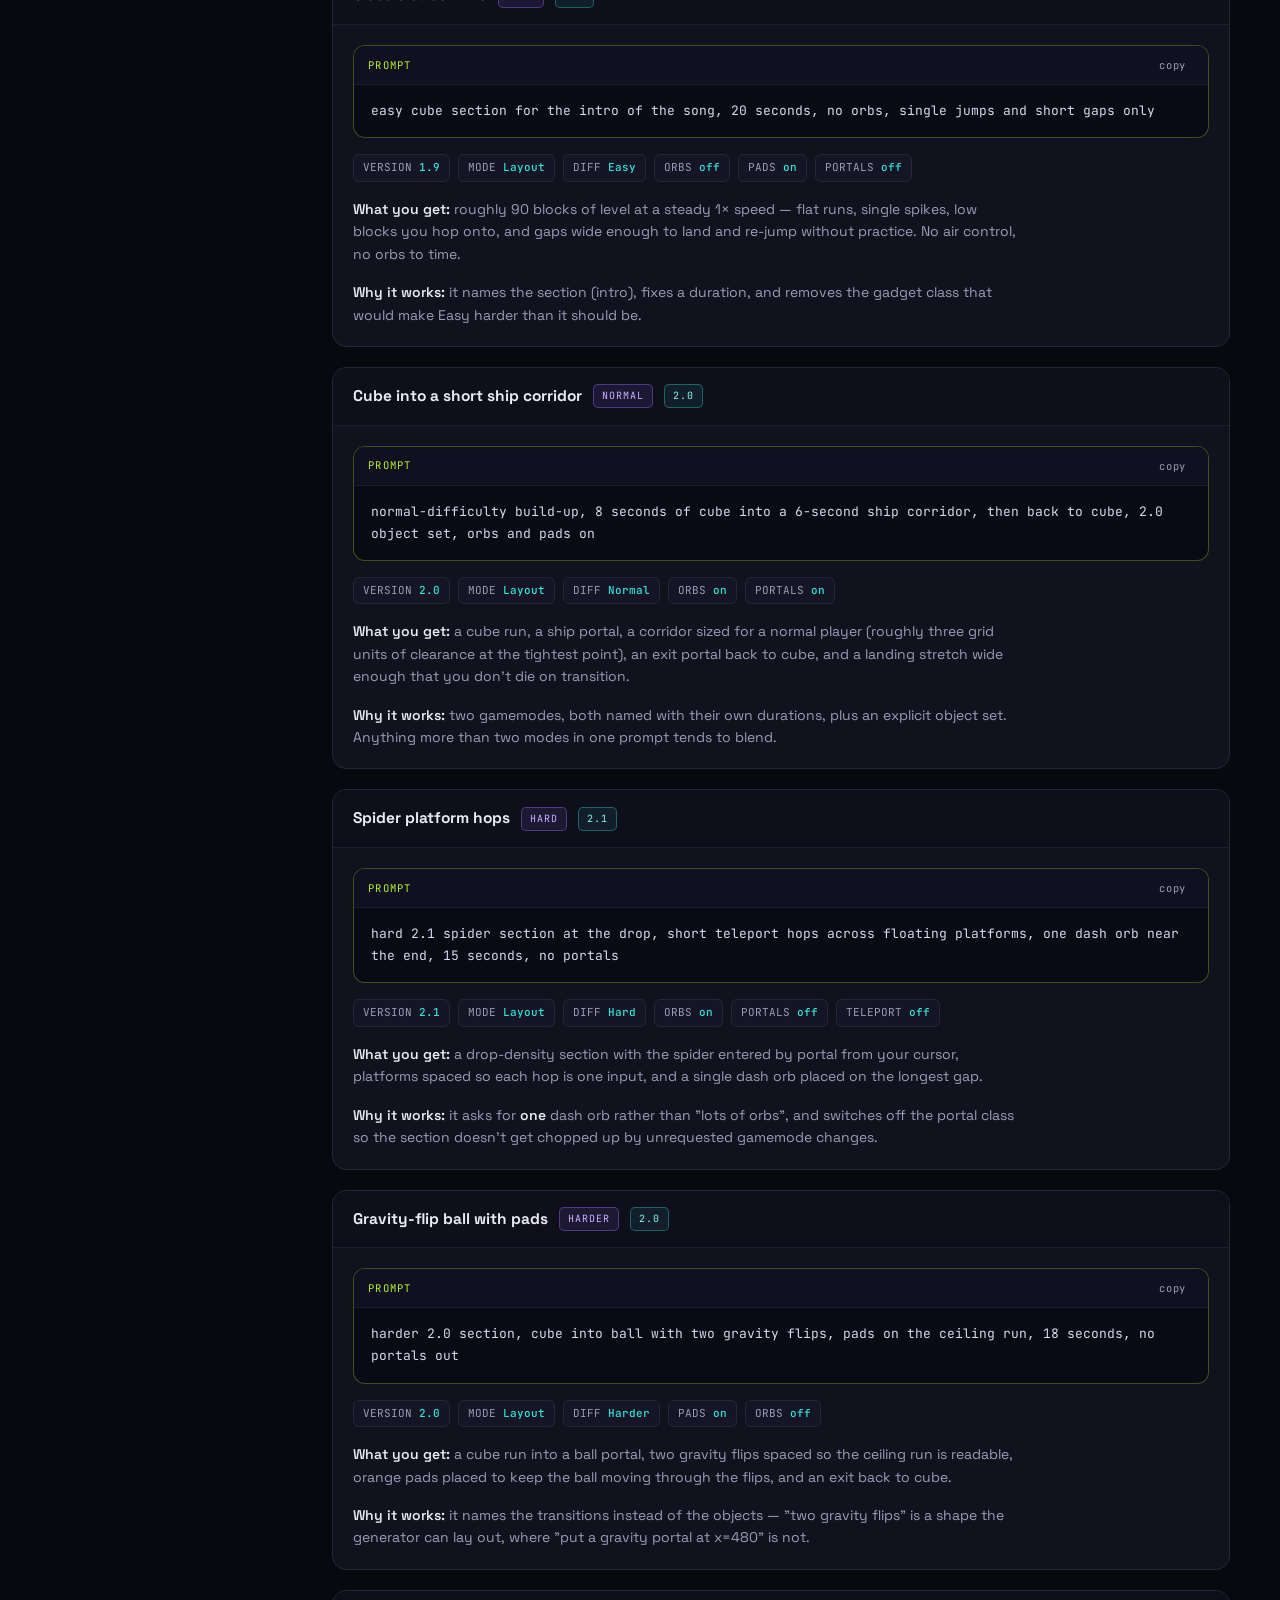
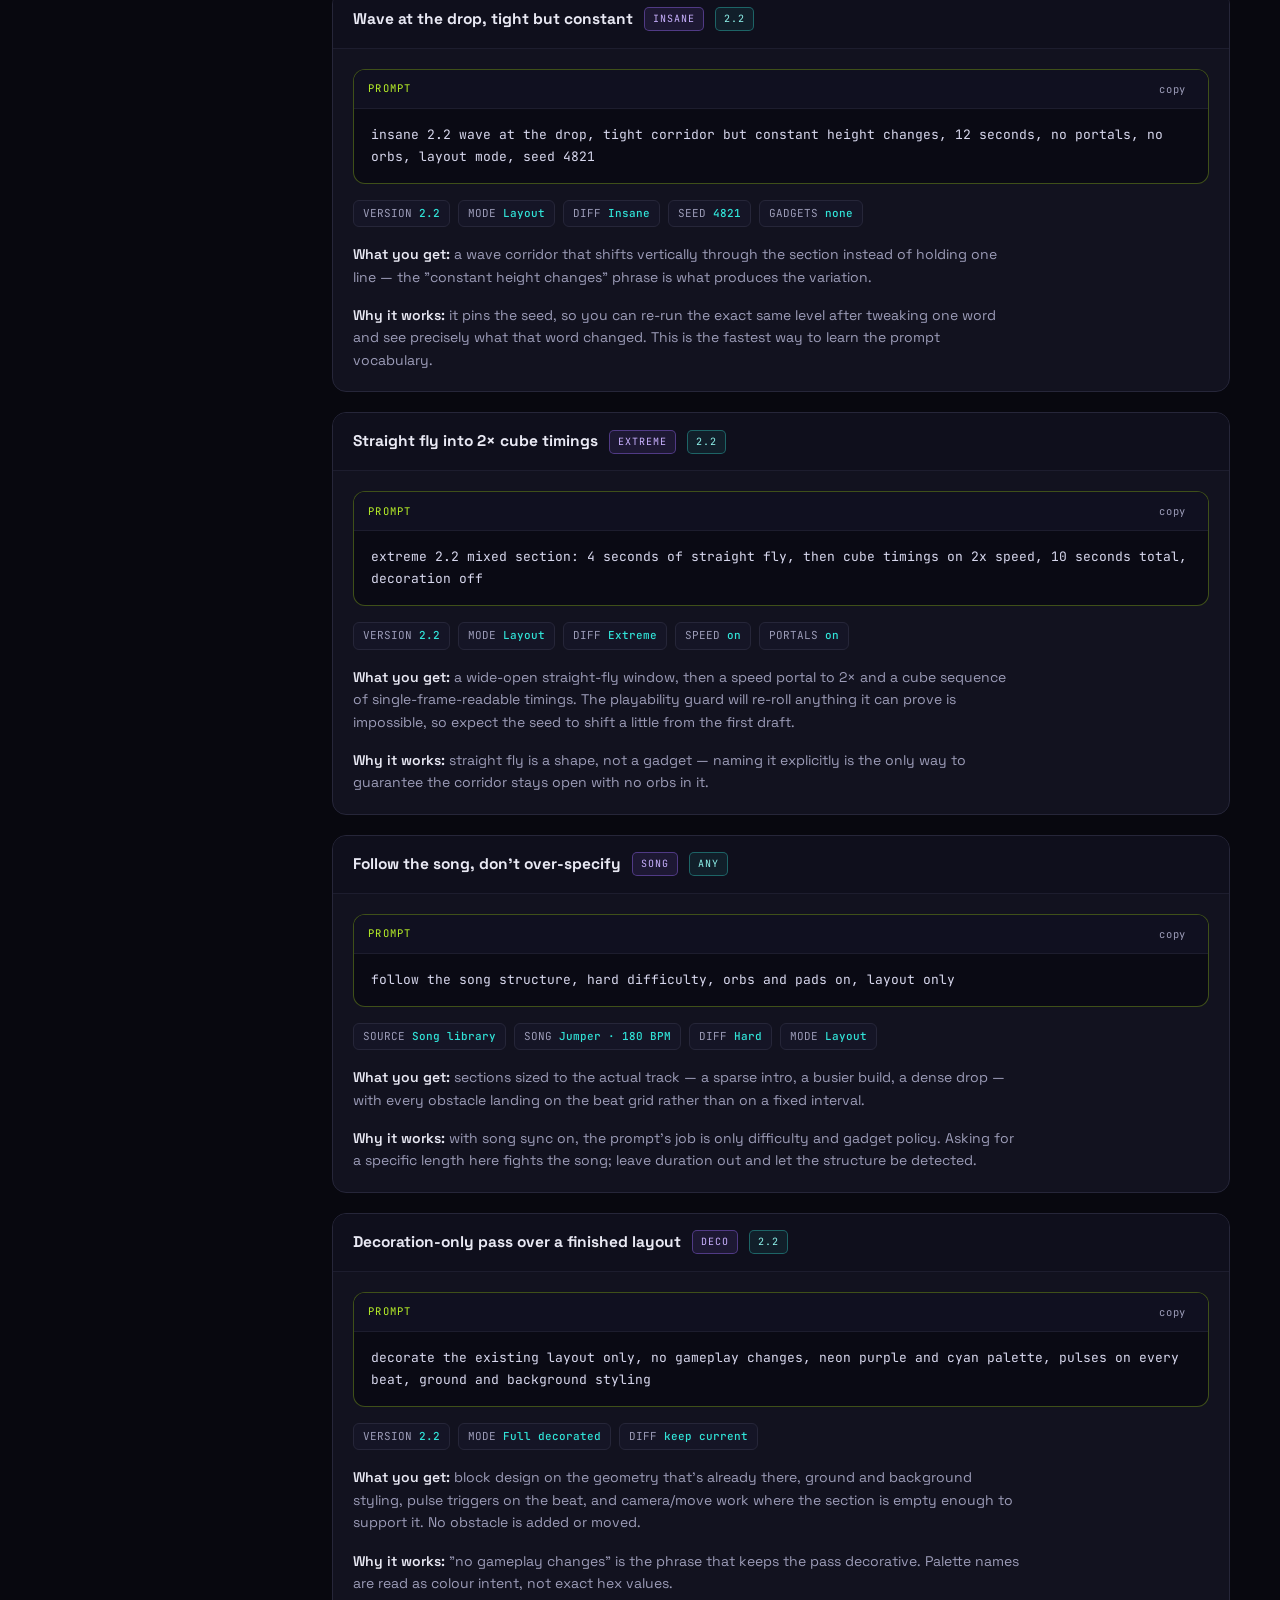
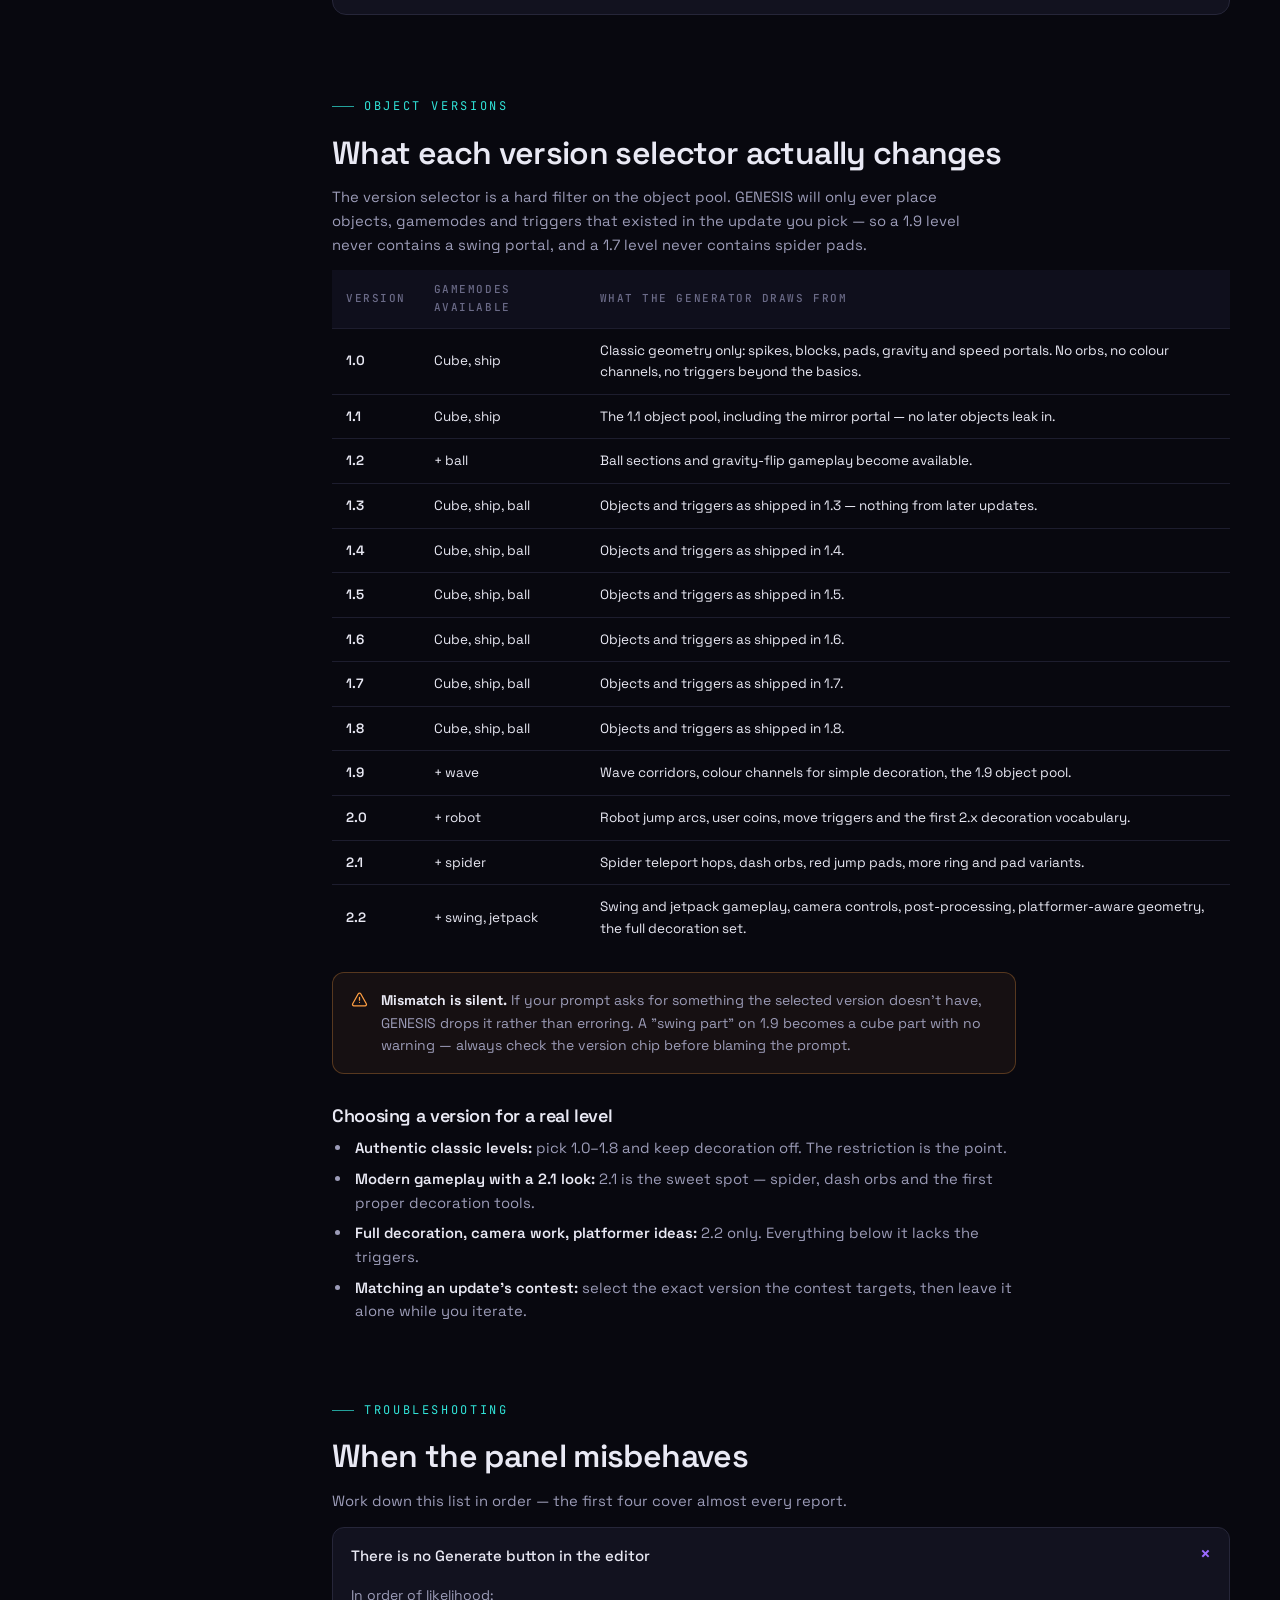
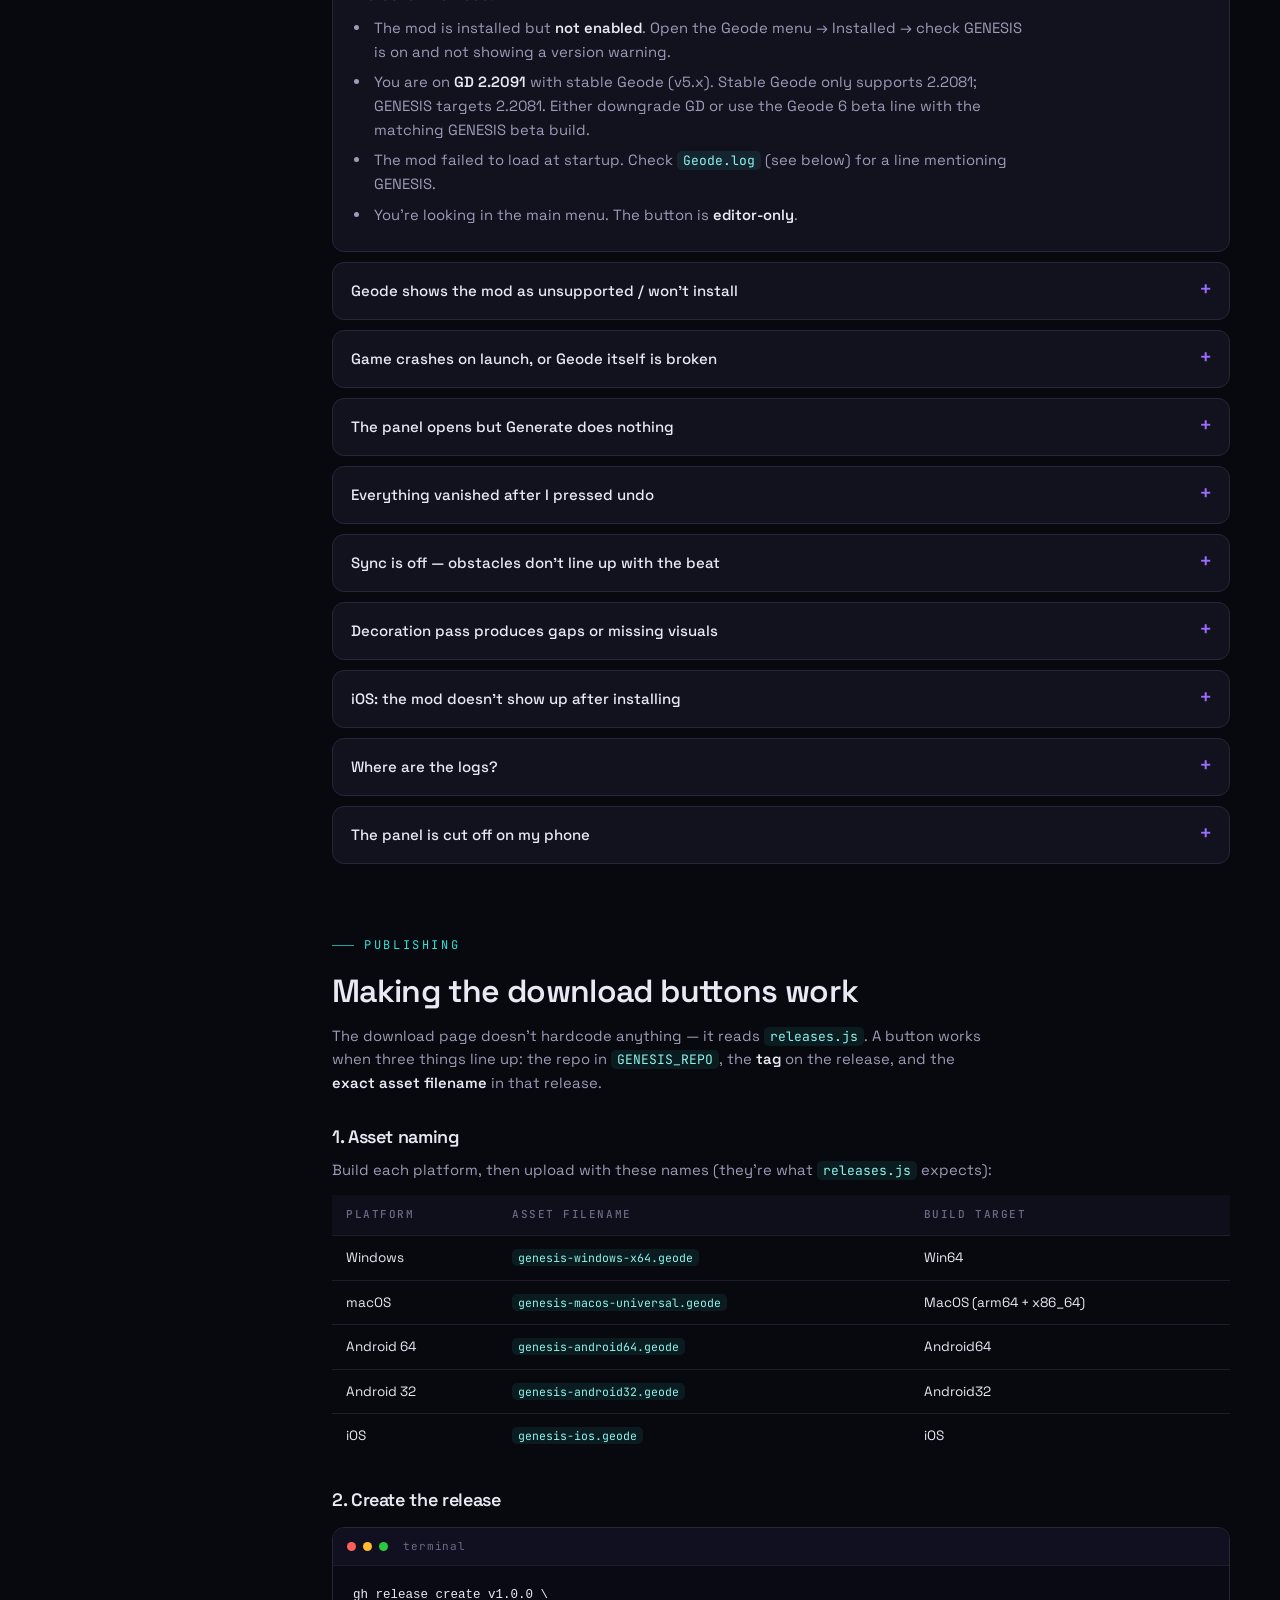
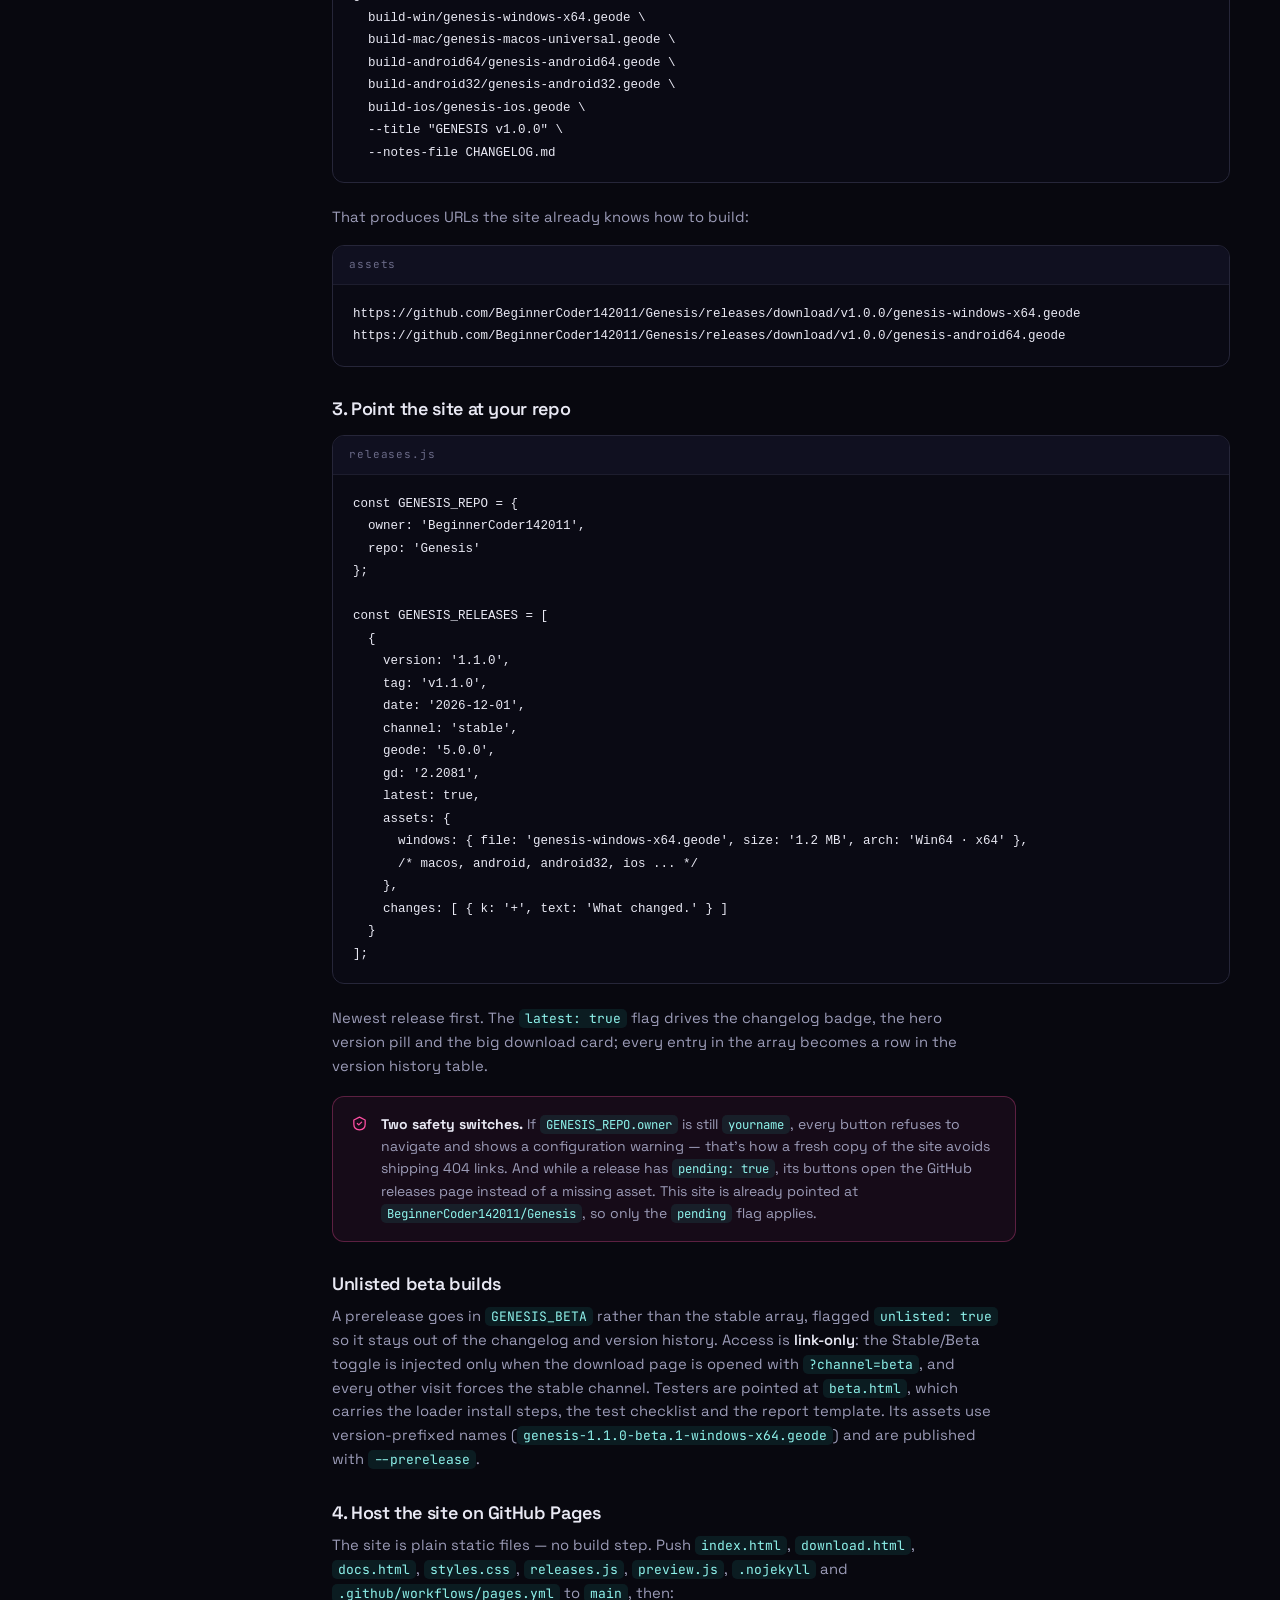
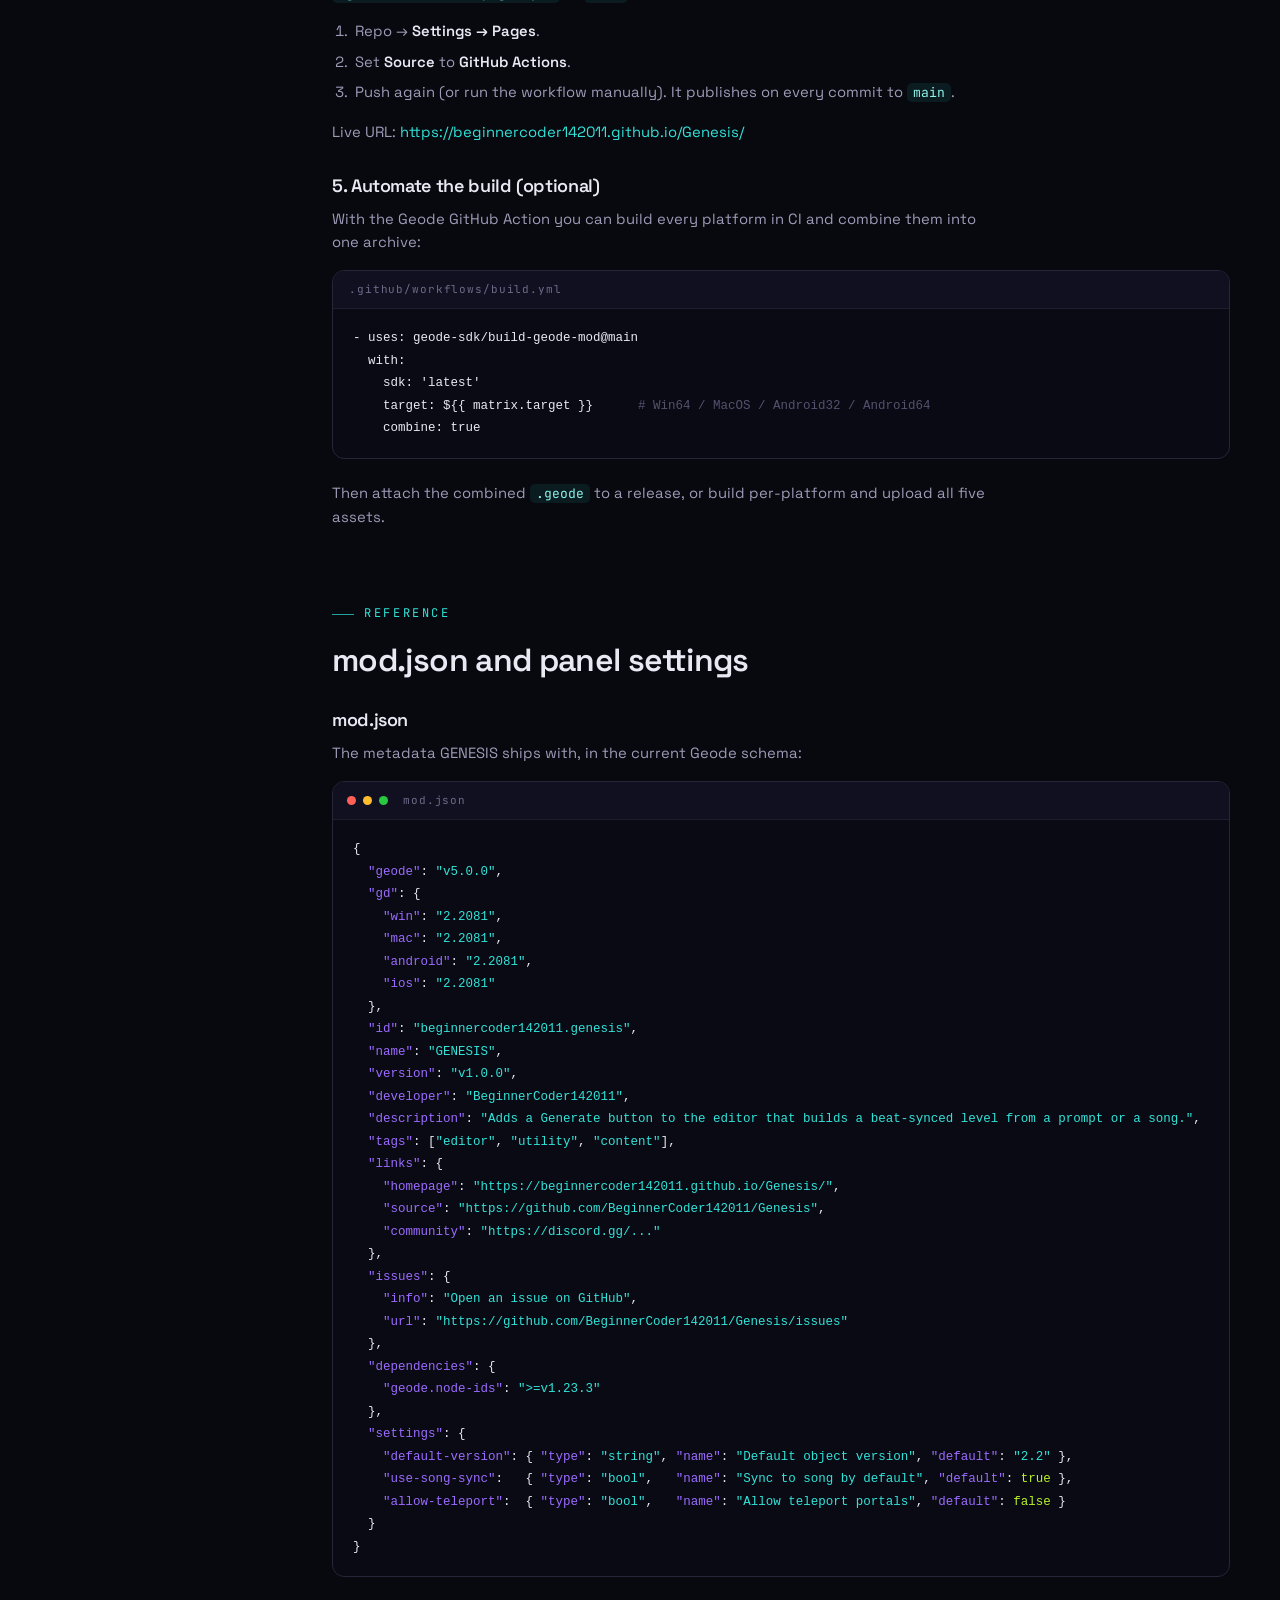
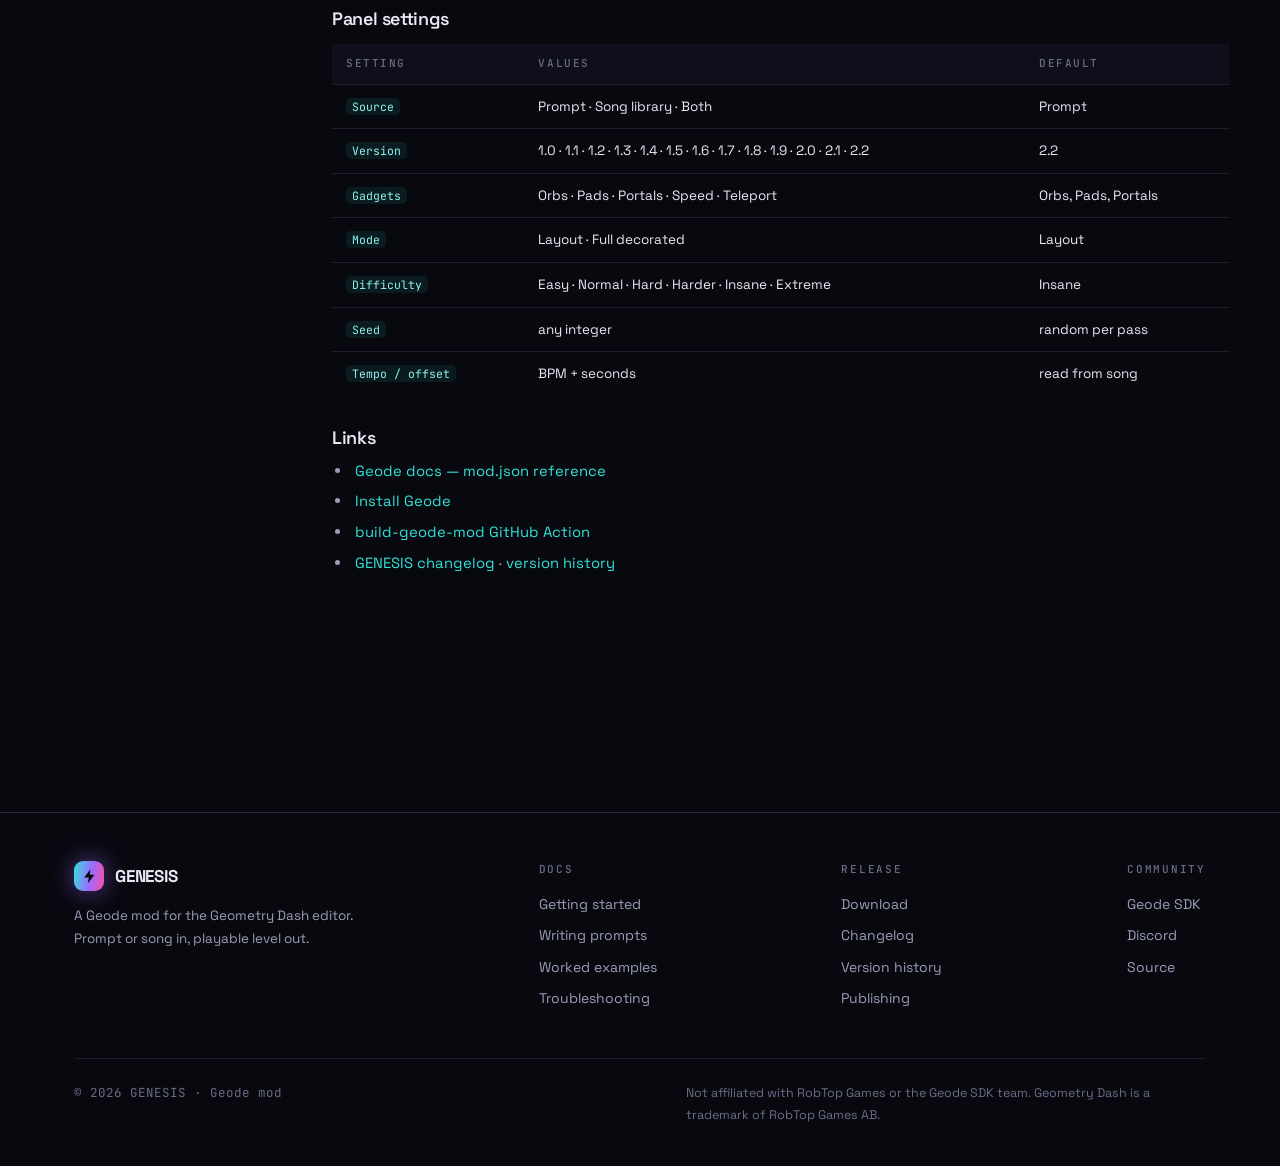
<file: docs.html>
<!DOCTYPE html>
<html lang="en">
<head>
<meta charset="UTF-8" />
<meta name="viewport" content="width=device-width, initial-scale=1.0" />
<title>GENESIS Docs — Prompt guide, examples &amp; troubleshooting</title>
<meta name="description" content="Documentation for GENESIS: how to write prompts that generate good Geometry Dash levels, worked examples per difficulty and game version, and troubleshooting for the in-editor panel." />
<link rel="preconnect" href="https://fonts.googleapis.com">
<link rel="preconnect" href="https://fonts.gstatic.com" crossorigin>
<link href="https://fonts.googleapis.com/css2?family=Space+Grotesk:wght@400;500;600;700&family=JetBrains+Mono:wght@400;500;700&display=swap" rel="stylesheet">
<link rel="stylesheet" href="styles.css">
</head>
<body>

<div class="bg-grid"></div>
<div class="glow a"></div>
<div class="glow b"></div>

<header id="site-header">
  <div class="wrap nav">
    <a href="index.html" class="brand">
      <span class="logo">
        <svg viewBox="0 0 24 24" fill="none"><path d="M13 2 4.5 13.5H11L9.5 22 19 9.5h-6.5L13 2Z" fill="#08080f"/></svg>
      </span>
      GENESIS
    </a>
    <nav class="nav-links">
      <a href="index.html#features">Features</a>
      <a href="index.html#preview">Live preview</a>
      <a href="docs.html" style="color:var(--txt)">Docs</a>
      <a href="download.html#changelog">Changelog</a>
      <a href="download.html">Download</a>
    </nav>
    <div class="nav-cta">
      <a class="btn ghost" href="download.html#history">Versions</a>
      <a class="btn primary" href="download.html">Download</a>
    </div>
  </div>
</header>

<section class="wrap page-hero" style="padding-bottom:0">
  <div class="crumbs"><a href="index.html">Home</a><span>/</span>Docs</div>
  <h1>GENESIS <span class="grad">documentation</span></h1>
  <p class="lead" style="margin-top:16px">
    How the panel works, how to write prompts that produce something playable, worked examples per
    difficulty and game version, and fixes for the things that go wrong inside the editor.
  </p>
</section>

<div class="wrap docs-wrap">
  <!-- ================= SIDEBAR ================= -->
  <aside class="docs-nav" id="docs-nav">
    <h5>Contents</h5>
    <a href="#getting-started" class="on">Getting started</a>
    <a href="#prompts">Writing prompts</a>
    <a href="#examples">Worked examples</a>
    <a href="#versions">Object versions</a>
    <a href="#troubleshooting">Troubleshooting</a>
    <div class="sep"></div>
    <a href="#releasing">Publishing releases</a>
    <a href="#reference">Reference</a>
  </aside>

  <!-- ================= CONTENT ================= -->
  <main class="doc">

    <!-- ---------- GETTING STARTED ---------- -->
    <section id="getting-started">
      <div class="eyebrow">Getting started</div>
      <h2>What you need before the button appears</h2>
      <p>
        GENESIS is a Geode mod, so Geode has to be installed and working first. The
        <code>Generate</code> button only exists inside the <b>Level Editor</b> — there is nothing to click
        in the main menu.
      </p>

      <table>
        <thead><tr><th>Requirement</th><th>Supported</th><th>Notes</th></tr></thead>
        <tbody>
          <tr><td><b>Geometry Dash</b></td><td class="ok">2.2081</td><td>Stable target. 2.2091 needs the Geode 6 beta line.</td></tr>
          <tr><td><b>Geode</b></td><td class="ok">v5.0.0+</td><td>Tested against v5.11.2, the current stable release for 2.2081.</td></tr>
          <tr><td><b>GENESIS</b></td><td class="ok">v1.4.2</td><td>All platforms except iOS (experimental).</td></tr>
          <tr><td><b>Song</b></td><td class="ok">Recommended</td><td>An official track or anything in your saved music library — this is what the level syncs to.</td></tr>
        </tbody>
      </table>

      <h3>Install</h3>
      <ol>
        <li>Download the build for your platform from the <a href="download.html">download page</a>.</li>
        <li>In game, open the Geode menu → <b>Install from file</b> and pick the <code>.geode</code> you downloaded.</li>
        <li>Or drop the file into your mods folder (paths below) and restart the game.</li>
        <li>Open <b>Create Level</b> → the editor. GENESIS adds a <b>Generate</b> button to the toolbar.</li>
      </ol>

      <div class="paths">
        <div class="path-row">
          <b>Windows</b>
          <code>C:\Program Files (x86)\Steam\steamapps\common\Geometry Dash\geode\mods</code>
          <button data-copy="C:\Program Files (x86)\Steam\steamapps\common\Geometry Dash\geode\mods">copy</button>
        </div>
        <div class="path-row">
          <b>macOS</b>
          <code>~/Library/Application Support/Steam/steamapps/common/Geometry Dash/Geometry Dash.app/Contents/geode/mods</code>
          <button data-copy="~/Library/Application Support/Steam/steamapps/common/Geometry Dash/Geometry Dash.app/Contents/geode/mods">copy</button>
        </div>
        <div class="path-row">
          <b>Android</b>
          <code>/storage/emulated/0/Android/media/com.geode.launcher/game/geode/mods</code>
          <button data-copy="/storage/emulated/0/Android/media/com.geode.launcher/game/geode/mods">copy</button>
        </div>
        <div class="path-row">
          <b>iOS</b>
          <code>Files › On My iPhone › Geode › game › geode › mods</code>
          <button data-copy="Files > On My iPhone > Geode > game > geode > mods">copy</button>
        </div>
      </div>

      <div class="callout">
        <svg viewBox="0 0 24 24"><circle cx="12" cy="12" r="9"/><path d="M12 11v5m0-8.5h.01"/></svg>
        <div>The button lives in the editor's top toolbar area, next to the other editor tools. If you are on a
        narrow phone screen it collapses into the toolbar row — see
        <a href="#troubleshooting">troubleshooting</a>.</div>
      </div>

      <h3>Your first generation</h3>
      <ol>
        <li>Type a prompt like <code>easy cube intro, 20 seconds, no orbs</code>.</li>
        <li>Set <b>Version</b> to the object set you want, and <b>Difficulty</b> to Easy.</li>
        <li>Pick a song from your library so the beat grid is real, not assumed.</li>
        <li>Press <b>Generate</b>. The level is written from your cursor forward.</li>
        <li>Playtest. Not right? Press <b>Re-roll</b> — same settings, new seed. Or <kbd>Ctrl</kbd>+<kbd>Z</kbd> and refine the prompt.</li>
      </ol>
    </section>

    <!-- ---------- PROMPTS ---------- -->
    <section id="prompts">
      <div class="eyebrow">Prompt guide</div>
      <h2>How to write a prompt GENESIS understands</h2>
      <p>
        <b>You can type any idea in the prompt.</b> A mood, a song moment, a shape, a difficulty, a ruling you
        want to break — there is no keyword list to memorise and no syntax to get right. Write like you're
        briefing another creator.
      </p>
      <p>
        What GENESIS does with it: the prompt is a level brief, not a command list. It reads the sentence to
        decide <b>what kind of gameplay</b> to build, in <b>which part of the song</b>. It does not read it as a
        sequence of object placements — you are describing intent, and the generator handles the objects.
        Anything you leave out is filled in from the panel settings.
      </p>
      <p>Ideas that work as-written, with no extra setup:</p>
      <ul>
        <li>"chill cube intro, pads only, no orbs"</li>
        <li>"something that feels like a sunrise" — difficulty defaults from the panel, the mood steers pacing</li>
        <li>"fast and angry, 20 seconds, extreme"</li>
        <li>"spooky cave vibes but keep it easy"</li>
        <li>"decorate this layout neon purple and cyan, don't touch gameplay"</li>
        <li>"a spider part that's hard but fair"</li>
      </ul>

      <h3>The five slots</h3>
      <p>
        A detailed prompt fills most of these; a vague one fills almost none and the panel takes over. Either is
        valid — just don't let the prompt and the panel contradict each other.
      </p>
      <table>
        <thead><tr><th>Slot</th><th>Examples</th><th>Effect</th></tr></thead>
        <tbody>
          <tr><td><b>1. Gamemode</b></td><td>cube · ship · ball · UFO · wave · robot · spider · swing · mixed</td><td>Picks the movement model and the obstacle vocabulary.</td></tr>
          <tr><td><b>2. Difficulty</b></td><td>easy · normal · hard · insane · extreme</td><td>Sets gap sizes, timing windows and gadget density.</td></tr>
          <tr><td><b>3. Placement in the song</b></td><td>intro · build · drop · breakdown · outro · "after 0:40"</td><td>Decides where it writes and what the structure looks like.</td></tr>
          <tr><td><b>4. Length</b></td><td>"15 seconds" · "two drops" · "8 sections"</td><td>How far forward the pass commits objects.</td></tr>
          <tr><td><b>5. Gadget policy</b></td><td>"no orbs" · "pads only" · "one dash orb at the end"</td><td>Constrains orbs, pads, portals and speed changes.</td></tr>
        </tbody>
      </table>

      <h3>Rules that actually change the output</h3>
      <ol>
        <li><b>Name the gamemode.</b> "Hard" alone gives you cube. "Hard wave" gives you a wave corridor.</li>
        <li><b>Say where in the song.</b> The same prompt at the intro and at the drop produce different density — the drop is always busier.</li>
        <li><b>Give a duration.</b> Without one, the pass runs to the end of the section it detected, which can be much longer than you wanted.</li>
        <li><b>Describe shape, not objects.</b> "short hops with pads" works. "a spike at x=120 then an orb at x=340" is ignored — object coordinates are not a prompt.</li>
        <li><b>One idea per prompt.</b> A prompt that asks for cube → ship → spider → wave in one sentence gets a muddled blend. Generate them one at a time.</li>
        <li><b>Keep the prompt consistent with the panel.</b> If the panel says <code>1.9</code>, don't ask for a swing portal — the version filter drops objects that didn't exist yet, and you'll get a simpler level than you described.</li>
        <li><b>Iterate with the seed, not the wording.</b> If the structure is right but the patterns are dull, press Re-roll instead of rewriting the prompt.</li>
        <li><b>Decorate as a second pass.</b> Build the layout first, then run a decorated pass over it. Asking for "beautiful decorated extreme" in one go usually produces a worse layout.</li>
      </ol>

      <h3>Three styles, all valid</h3>
      <p>
        The prompt does not have a "correct" level of detail. Vague, object-level and extremely specific all
        work — what changes is how much the panel decides for you.
      </p>

      <table>
        <thead><tr><th>Style</th><th>Example</th><th>What happens</th></tr></thead>
        <tbody>
          <tr>
            <td><b>Vague</b></td>
            <td><code>make it cool, something fast</code></td>
            <td>Only the mood is read. Difficulty, length, gadgets and version come entirely from the panel. Good when you want a surprise; press Re-roll until you like the seed.</td>
          </tr>
          <tr>
            <td><b>Object-level</b></td>
            <td><code>spikes every 4 blocks, jump orbs over the gaps, no pads</code></td>
            <td>Named objects and their relationships are treated as placement rules — what to use, roughly how often, and what to exclude. Exact coordinates are read as intent, not literal positions.</td>
          </tr>
          <tr>
            <td><b>Really specific</b></td>
            <td><code>harder 2.1 spider section, 18 seconds, two dash orbs, one gravity flip at the end, layout only</code></td>
            <td>Every clause constrains the output: gamemode, difficulty, length, gadget budget, and mode. Closest to a brief you'd hand another creator.</td>
          </tr>
        </tbody>
      </table>

      <h3>Examples of each</h3>
      <div class="prompt-card bad" style="border-color:rgba(155,107,255,.32)">
        <div class="pc-bar" style="color:#c9b1ff">vague — works</div>
        <pre>something that feels like a sunrise, easy</pre>
      </div>
      <div class="prompt-card bad" style="border-color:rgba(49,227,216,.32)">
        <div class="pc-bar" style="color:#8ff3ec">object-level — works</div>
        <pre>spikes every 4 blocks, orbs over each gap, pads only on the second half, hard</pre>
      </div>
      <div class="prompt-card good">
        <div class="pc-bar">✓ really specific — works</div>
        <pre>normal-difficulty cube section for the drop, 20 seconds, pads allowed, no orbs, 2.0 object set</pre>
      </div>

      <h3>Words that still do nothing</h3>
      <p>
        Pure filler — <code>good</code>, <code>fun</code>, <code>cool</code>, <code>epic</code>,
        <code>feature-worthy</code> — carries no parameters on its own. That's fine in a vague prompt, because
        the panel fills the gaps; it just doesn't steer anything. If you want a specific result, replace the
        filler with a difficulty, a duration or a gadget rule.
      </p>

      <h3>Panel settings the prompt can't override</h3>
      <table>
        <thead><tr><th>Setting</th><th>Values</th><th>Behaviour</th></tr></thead>
        <tbody>
          <tr><td><code>Source</code></td><td>Prompt · Song · Both</td><td>"Song" ignores the prompt text and follows song structure only.</td></tr>
          <tr><td><code>Version</code></td><td>1.0 · 1.1 · 1.2 · 1.3 · 1.4 · 1.5 · 1.6 · 1.7 · 1.8 · 1.9 · 2.0 · 2.1 · 2.2</td><td>Hard filter on the object pool — every version is listed, none skipped. Always wins over prompt wording.</td></tr>
          <tr><td><code>Gadgets</code></td><td>Orbs · Pads · Portals · Speed · Teleport</td><td>Disabling a class removes it even if the prompt asks for it.</td></tr>
          <tr><td><code>Mode</code></td><td>Layout · Full decorated</td><td>Layout writes gameplay only; decorated adds design on top.</td></tr>
          <tr><td><code>Difficulty</code></td><td>Easy · Normal · Hard · Harder · Insane · Extreme</td><td>Baseline; a difficulty word in the prompt refines it within one tier.</td></tr>
          <tr><td><code>Seed</code></td><td>integer</td><td>Same seed + same settings + same song = same level.</td></tr>
        </tbody>
      </table>
    </section>

    <!-- ---------- EXAMPLES ---------- -->
    <section id="examples">
      <div class="eyebrow">Worked examples</div>
      <h2>Prompts you can paste, per difficulty and version</h2>
      <p>
        Each example lists the exact prompt, the panel settings to pair with it, and what the generator
        actually commits. Copy the prompt, set the settings, re-roll until you like the seed.
      </p>

      <div class="tabs" id="ex-tabs">
        <button class="on" data-filter="all">All</button>
        <button data-filter="Easy">Easy</button>
        <button data-filter="Normal">Normal</button>
        <button data-filter="Hard">Hard</button>
        <button data-filter="Harder">Harder</button>
        <button data-filter="Insane">Insane</button>
        <button data-filter="Extreme">Extreme</button>
        <button data-filter="Song">Song-driven</button>
        <button data-filter="Deco">Decoration</button>
      </div>

      <!-- Easy -->
      <article class="ex show" data-diff="Easy">
        <div class="ex-head">
          <h4>Classic cube intro</h4>
          <span class="ex-pill diff">Easy</span><span class="ex-pill ver">1.9</span>
        </div>
        <div class="ex-body">
          <div class="prompt-card good" style="margin:0">
            <div class="pc-bar">prompt<button class="pc-copy">copy</button></div>
            <pre>easy cube section for the intro of the song, 20 seconds, no orbs, single jumps and short gaps only</pre>
          </div>
          <div class="ex-settings">
            <span>VERSION <b>1.9</b></span><span>MODE <b>Layout</b></span><span>DIFF <b>Easy</b></span>
            <span>ORBS <b>off</b></span><span>PADS <b>on</b></span><span>PORTALS <b>off</b></span>
          </div>
          <p><b>What you get:</b> roughly 90 blocks of level at a steady 1× speed — flat runs, single
          spikes, low blocks you hop onto, and gaps wide enough to land and re-jump without practice.
          No air control, no orbs to time.</p>
          <p><b>Why it works:</b> it names the section (intro), fixes a duration, and removes the gadget class
          that would make Easy harder than it should be.</p>
        </div>
      </article>

      <!-- Normal -->
      <article class="ex show" data-diff="Normal">
        <div class="ex-head">
          <h4>Cube into a short ship corridor</h4>
          <span class="ex-pill diff">Normal</span><span class="ex-pill ver">2.0</span>
        </div>
        <div class="ex-body">
          <div class="prompt-card good" style="margin:0">
            <div class="pc-bar">prompt<button class="pc-copy">copy</button></div>
            <pre>normal-difficulty build-up, 8 seconds of cube into a 6-second ship corridor, then back to cube, 2.0 object set, orbs and pads on</pre>
          </div>
          <div class="ex-settings">
            <span>VERSION <b>2.0</b></span><span>MODE <b>Layout</b></span><span>DIFF <b>Normal</b></span>
            <span>ORBS <b>on</b></span><span>PORTALS <b>on</b></span>
          </div>
          <p><b>What you get:</b> a cube run, a ship portal, a corridor sized for a normal player (roughly
          three grid units of clearance at the tightest point), an exit portal back to cube, and a landing
          stretch wide enough that you don't die on transition.</p>
          <p><b>Why it works:</b> two gamemodes, both named with their own durations, plus an explicit object
          set. Anything more than two modes in one prompt tends to blend.</p>
        </div>
      </article>

      <!-- Hard -->
      <article class="ex show" data-diff="Hard">
        <div class="ex-head">
          <h4>Spider platform hops</h4>
          <span class="ex-pill diff">Hard</span><span class="ex-pill ver">2.1</span>
        </div>
        <div class="ex-body">
          <div class="prompt-card good" style="margin:0">
            <div class="pc-bar">prompt<button class="pc-copy">copy</button></div>
            <pre>hard 2.1 spider section at the drop, short teleport hops across floating platforms, one dash orb near the end, 15 seconds, no portals</pre>
          </div>
          <div class="ex-settings">
            <span>VERSION <b>2.1</b></span><span>MODE <b>Layout</b></span><span>DIFF <b>Hard</b></span>
            <span>ORBS <b>on</b></span><span>PORTALS <b>off</b></span><span>TELEPORT <b>off</b></span>
          </div>
          <p><b>What you get:</b> a drop-density section with the spider entered by portal from your cursor,
          platforms spaced so each hop is one input, and a single dash orb placed on the longest gap.</p>
          <p><b>Why it works:</b> it asks for <b>one</b> dash orb rather than "lots of orbs", and switches off
          the portal class so the section doesn't get chopped up by unrequested gamemode changes.</p>
        </div>
      </article>


      <!-- Harder -->
      <article class="ex show" data-diff="Harder">
        <div class="ex-head">
          <h4>Gravity-flip ball with pads</h4>
          <span class="ex-pill diff">Harder</span><span class="ex-pill ver">2.0</span>
        </div>
        <div class="ex-body">
          <div class="prompt-card good" style="margin:0">
            <div class="pc-bar">prompt<button class="pc-copy">copy</button></div>
            <pre>harder 2.0 section, cube into ball with two gravity flips, pads on the ceiling run, 18 seconds, no portals out</pre>
          </div>
          <div class="ex-settings">
            <span>VERSION <b>2.0</b></span><span>MODE <b>Layout</b></span><span>DIFF <b>Harder</b></span>
            <span>PADS <b>on</b></span><span>ORBS <b>off</b></span>
          </div>
          <p><b>What you get:</b> a cube run into a ball portal, two gravity flips spaced so the ceiling run is readable,
          orange pads placed to keep the ball moving through the flips, and an exit back to cube.</p>
          <p><b>Why it works:</b> it names the transitions instead of the objects — "two gravity flips" is a shape the
          generator can lay out, where "put a gravity portal at x=480" is not.</p>
        </div>
      </article>
      <!-- Insane -->
      <article class="ex show" data-diff="Insane">
        <div class="ex-head">
          <h4>Wave at the drop, tight but constant</h4>
          <span class="ex-pill diff">Insane</span><span class="ex-pill ver">2.2</span>
        </div>
        <div class="ex-body">
          <div class="prompt-card good" style="margin:0">
            <div class="pc-bar">prompt<button class="pc-copy">copy</button></div>
            <pre>insane 2.2 wave at the drop, tight corridor but constant height changes, 12 seconds, no portals, no orbs, layout mode, seed 4821</pre>
          </div>
          <div class="ex-settings">
            <span>VERSION <b>2.2</b></span><span>MODE <b>Layout</b></span><span>DIFF <b>Insane</b></span>
            <span>SEED <b>4821</b></span><span>GADGETS <b>none</b></span>
          </div>
          <p><b>What you get:</b> a wave corridor that shifts vertically through the section instead of
          holding one line — the "constant height changes" phrase is what produces the variation.</p>
          <p><b>Why it works:</b> it pins the seed, so you can re-run the exact same level after tweaking
          one word and see precisely what that word changed. This is the fastest way to learn the prompt
          vocabulary.</p>
        </div>
      </article>

      <!-- Extreme -->
      <article class="ex show" data-diff="Extreme">
        <div class="ex-head">
          <h4>Straight fly into 2× cube timings</h4>
          <span class="ex-pill diff">Extreme</span><span class="ex-pill ver">2.2</span>
        </div>
        <div class="ex-body">
          <div class="prompt-card good" style="margin:0">
            <div class="pc-bar">prompt<button class="pc-copy">copy</button></div>
            <pre>extreme 2.2 mixed section: 4 seconds of straight fly, then cube timings on 2x speed, 10 seconds total, decoration off</pre>
          </div>
          <div class="ex-settings">
            <span>VERSION <b>2.2</b></span><span>MODE <b>Layout</b></span><span>DIFF <b>Extreme</b></span>
            <span>SPEED <b>on</b></span><span>PORTALS <b>on</b></span>
          </div>
          <p><b>What you get:</b> a wide-open straight-fly window, then a speed portal to 2× and a cube
          sequence of single-frame-readable timings. The playability guard will re-roll anything it can
          prove is impossible, so expect the seed to shift a little from the first draft.</p>
          <p><b>Why it works:</b> straight fly is a shape, not a gadget — naming it explicitly is the only way
          to guarantee the corridor stays open with no orbs in it.</p>
        </div>
      </article>

      <!-- Song-driven -->
      <article class="ex show" data-diff="Song">
        <div class="ex-head">
          <h4>Follow the song, don't over-specify</h4>
          <span class="ex-pill diff">Song</span><span class="ex-pill ver">any</span>
        </div>
        <div class="ex-body">
          <div class="prompt-card good" style="margin:0">
            <div class="pc-bar">prompt<button class="pc-copy">copy</button></div>
            <pre>follow the song structure, hard difficulty, orbs and pads on, layout only</pre>
          </div>
          <div class="ex-settings">
            <span>SOURCE <b>Song library</b></span><span>SONG <b>Jumper · 180 BPM</b></span>
            <span>DIFF <b>Hard</b></span><span>MODE <b>Layout</b></span>
          </div>
          <p><b>What you get:</b> sections sized to the actual track — a sparse intro, a busier build, a dense
          drop — with every obstacle landing on the beat grid rather than on a fixed interval.</p>
          <p><b>Why it works:</b> with song sync on, the prompt's job is only difficulty and gadget policy.
          Asking for a specific length here fights the song; leave duration out and let the structure be
          detected.</p>
        </div>
      </article>

      <!-- Decoration -->
      <article class="ex show" data-diff="Deco">
        <div class="ex-head">
          <h4>Decoration-only pass over a finished layout</h4>
          <span class="ex-pill diff">Deco</span><span class="ex-pill ver">2.2</span>
        </div>
        <div class="ex-body">
          <div class="prompt-card good" style="margin:0">
            <div class="pc-bar">prompt<button class="pc-copy">copy</button></div>
            <pre>decorate the existing layout only, no gameplay changes, neon purple and cyan palette, pulses on every beat, ground and background styling</pre>
          </div>
          <div class="ex-settings">
            <span>VERSION <b>2.2</b></span><span>MODE <b>Full decorated</b></span><span>DIFF <b>keep current</b></span>
          </div>
          <p><b>What you get:</b> block design on the geometry that's already there, ground and background
          styling, pulse triggers on the beat, and camera/move work where the section is empty enough to
          support it. No obstacle is added or moved.</p>
          <p><b>Why it works:</b> "no gameplay changes" is the phrase that keeps the pass decorative. Palette
          names are read as colour intent, not exact hex values.</p>
        </div>
      </article>
    </section>

    <!-- ---------- VERSIONS ---------- -->
    <section id="versions">
      <div class="eyebrow">Object versions</div>
      <h2>What each version selector actually changes</h2>
      <p>
        The version selector is a hard filter on the object pool. GENESIS will only ever place objects,
        gamemodes and triggers that existed in the update you pick — so a 1.9 level never contains a
        swing portal, and a 1.7 level never contains spider pads.
      </p>

      <table>
        <thead><tr><th>Version</th><th>Gamemodes available</th><th>What the generator draws from</th></tr></thead>
        <tbody>
          <tr><td><b>1.0</b></td><td>Cube, ship</td><td>Classic geometry only: spikes, blocks, pads, gravity and speed portals. No orbs, no colour channels, no triggers beyond the basics.</td></tr>
          <tr><td><b>1.1</b></td><td>Cube, ship</td><td>The 1.1 object pool, including the mirror portal — no later objects leak in.</td></tr>
          <tr><td><b>1.2</b></td><td>+ ball</td><td>Ball sections and gravity-flip gameplay become available.</td></tr>
          <tr><td><b>1.3</b></td><td>Cube, ship, ball</td><td>Objects and triggers as shipped in 1.3 — nothing from later updates.</td></tr>
          <tr><td><b>1.4</b></td><td>Cube, ship, ball</td><td>Objects and triggers as shipped in 1.4.</td></tr>
          <tr><td><b>1.5</b></td><td>Cube, ship, ball</td><td>Objects and triggers as shipped in 1.5.</td></tr>
          <tr><td><b>1.6</b></td><td>Cube, ship, ball</td><td>Objects and triggers as shipped in 1.6.</td></tr>
          <tr><td><b>1.7</b></td><td>Cube, ship, ball</td><td>Objects and triggers as shipped in 1.7.</td></tr>
          <tr><td><b>1.8</b></td><td>Cube, ship, ball</td><td>Objects and triggers as shipped in 1.8.</td></tr>
          <tr><td><b>1.9</b></td><td>+ wave</td><td>Wave corridors, colour channels for simple decoration, the 1.9 object pool.</td></tr>
          <tr><td><b>2.0</b></td><td>+ robot</td><td>Robot jump arcs, user coins, move triggers and the first 2.x decoration vocabulary.</td></tr>
          <tr><td><b>2.1</b></td><td>+ spider</td><td>Spider teleport hops, dash orbs, red jump pads, more ring and pad variants.</td></tr>
          <tr><td><b>2.2</b></td><td>+ swing, jetpack</td><td>Swing and jetpack gameplay, camera controls, post-processing, platformer-aware geometry, the full decoration set.</td></tr>
        </tbody>
      </table>

      <div class="callout warn">
        <svg viewBox="0 0 24 24"><path d="M12 9v4m0 3h.01"/><path d="M10.3 3.9 2.4 18a2 2 0 0 0 1.7 3h15.8a2 2 0 0 0 1.7-3L13.7 3.9a2 2 0 0 0-3.4 0Z"/></svg>
        <div><b>Mismatch is silent.</b> If your prompt asks for something the selected version doesn't have,
        GENESIS drops it rather than erroring. A "swing part" on 1.9 becomes a cube part with no warning —
        always check the version chip before blaming the prompt.</div>
      </div>

      <h3>Choosing a version for a real level</h3>
      <ul>
        <li><b>Authentic classic levels:</b> pick 1.0–1.8 and keep decoration off. The restriction is the point.</li>
        <li><b>Modern gameplay with a 2.1 look:</b> 2.1 is the sweet spot — spider, dash orbs and the first proper decoration tools.</li>
        <li><b>Full decoration, camera work, platformer ideas:</b> 2.2 only. Everything below it lacks the triggers.</li>
        <li><b>Matching an update's contest:</b> select the exact version the contest targets, then leave it alone while you iterate.</li>
      </ul>
    </section>

    <!-- ---------- TROUBLESHOOTING ---------- -->
    <section id="troubleshooting">
      <div class="eyebrow">Troubleshooting</div>
      <h2>When the panel misbehaves</h2>
      <p>Work down this list in order — the first four cover almost every report.</p>

      <details class="acc" open>
        <summary>There is no Generate button in the editor</summary>
        <div class="acc-body">
          <p>In order of likelihood:</p>
          <ul>
            <li>The mod is installed but <b>not enabled</b>. Open the Geode menu → Installed → check GENESIS is on and not showing a version warning.</li>
            <li>You are on <b>GD 2.2091</b> with stable Geode (v5.x). Stable Geode only supports 2.2081; GENESIS targets 2.2081. Either downgrade GD or use the Geode 6 beta line with the matching GENESIS beta build.</li>
            <li>The mod failed to load at startup. Check <code>Geode.log</code> (see below) for a line mentioning GENESIS.</li>
            <li>You're looking in the main menu. The button is <b>editor-only</b>.</li>
          </ul>
        </div>
      </details>

      <details class="acc">
        <summary>Geode shows the mod as unsupported / won't install</summary>
        <div class="acc-body">
          <p>Geode refuses mods whose <code>gd</code> target doesn't match your game build. GENESIS declares
          <code>2.2081</code> for win, mac, android and ios. If your game is on a different build, the mod
          isn't installable until a build for that version exists.</p>
          <p>On Android, an <b>ABI mismatch</b> looks similar: a 64-bit package on a 32-bit-only device (or the
          reverse) fails to load. Use the ABI toggle on the download page to get the right file.</p>
        </div>
      </details>

      <details class="acc">
        <summary>Game crashes on launch, or Geode itself is broken</summary>
        <div class="acc-body">
          <p>Every Geometry Dash update breaks Geode until it's updated. If the game crashes before the menu,
          start in <b>Safe Mode</b>, which loads no mods at all:</p>
          <ul>
            <li>Windows / macOS: hold <kbd>Shift</kbd> while launching and keep holding until the game has loaded.</li>
            <li>Android: press and hold the Launch button in the Geode app.</li>
          </ul>
          <p>If it boots in Safe Mode, the culprit is a mod — enable them in halves to find it. If it crashes even
          in Safe Mode, the Geode installation is broken and needs reinstalling for your exact GD version.</p>
        </div>
      </details>

      <details class="acc">
        <summary>The panel opens but Generate does nothing</summary>
        <div class="acc-body">
          <ul>
            <li><b>No song in the level.</b> Song sync needs a track — pick one from your saved library, or use Prompt-only mode. An empty song slot with "Song" as the source produces nothing.</li>
            <li><b>Object limit.</b> Levels have a hard object cap; if the level is nearly full, the pass can't commit. Check the object counter in the editor.</li>
            <li><b>Cursor at a weird position.</b> Generation writes from the cursor forward; if the cursor is far past your content, the level grows off-screen. Scroll to where you want it.</li>
            <li><b>Prompt conflicts with the panel.</b> A prompt that only asks for objects the selected version lacks (e.g. swing on 1.9) can resolve to nothing. Switch the version up or change the prompt.</li>
          </ul>
        </div>
      </details>

      <details class="acc">
        <summary>Everything vanished after I pressed undo</summary>
        <div class="acc-body">
          <p>That's by design. Each generation pass commits as a <b>single undo entry</b>, so one
          <kbd>Ctrl</kbd>+<kbd>Z</kbd> removes the whole attempt rather than 900 individual objects. If you
          wanted to keep part of it, redo, then delete the objects you don't want by hand.</p>
        </div>
      </details>

      <details class="acc">
        <summary>Sync is off — obstacles don't line up with the beat</summary>
        <div class="acc-body">
          <ul>
            <li>The song's BPM in the panel is wrong. Set it manually to the track's real BPM; GENESIS uses that value for the grid.</li>
            <li>The track has a lead-in. Use the offset field to shift the grid so the first beat lands at 0:00.</li>
            <li>The song was replaced after generation. Regenerate — existing objects keep the old grid.</li>
            <li>Custom Newgrounds songs that failed to download fall back to a default tempo. Re-download the song from the level's song slot.</li>
          </ul>
        </div>
      </details>

      <details class="acc">
        <summary>Decoration pass produces gaps or missing visuals</summary>
        <div class="acc-body">
          <ul>
            <li>Decorated mode uses more object slots than layout mode. On a nearly-full level it will skip decoration rather than overwrite gameplay.</li>
            <li>On iOS the decoration pass is the least-tested part of the mod — see the experimental note on the download page.</li>
            <li>Camera and post-processing triggers need 2.2. Select 2.2 and re-run the pass.</li>
          </ul>
        </div>
      </details>

      <details class="acc">
        <summary>iOS: the mod doesn't show up after installing</summary>
        <div class="acc-body">
          <ul>
            <li>Keep the downloaded <b>filename exactly as is</b>. Renamed <code>.geode</code> files are not loaded on iOS.</li>
            <li>Install by sharing the file from Files to Geode, or place it in <code>On My iPhone › Geode › game › geode › mods</code>.</li>
            <li>Geode on iOS is experimental — make sure your loader is the one that matches your game build.</li>
          </ul>
        </div>
      </details>

      <details class="acc">
        <summary>Where are the logs?</summary>
        <div class="acc-body">
          <p>Everything useful for a bug report lives in the <code>geode</code> folder next to your mods:</p>
          <ul>
            <li><code>geode/logs/Geode.log</code> — the main log, including mod load errors.</li>
            <li><code>geode/crashlogs/</code> — one file per crash, with the stack trace.</li>
          </ul>
          <p>Attach both to an issue. A report with the log is usually fixed in a day; a report without one
          usually isn't.</p>
        </div>
      </details>

      <details class="acc">
        <summary>The panel is cut off on my phone</summary>
        <div class="acc-body">
          <p>The panel scales with the game's UI; on very small screens or with a large UI scale it can clip at
          the bottom. Lower the UI scale in GD settings, or rotate to landscape. Landscape is the supported
          orientation for generation.</p>
        </div>
      </details>
    </section>

    <!-- ---------- RELEASING ---------- -->
    <section id="releasing">
      <div class="eyebrow">Publishing</div>
      <h2>Making the download buttons work</h2>
      <p>
        The download page doesn't hardcode anything — it reads <code>releases.js</code>. A button works when
        three things line up: the repo in <code>GENESIS_REPO</code>, the <b>tag</b> on the release, and the
        <b>exact asset filename</b> in that release.
      </p>

      <h3>1. Asset naming</h3>
      <p>Build each platform, then upload with these names (they're what <code>releases.js</code> expects):</p>
      <table>
        <thead><tr><th>Platform</th><th>Asset filename</th><th>Build target</th></tr></thead>
        <tbody>
          <tr><td>Windows</td><td><code>genesis-windows-x64.geode</code></td><td>Win64</td></tr>
          <tr><td>macOS</td><td><code>genesis-macos-universal.geode</code></td><td>MacOS (arm64 + x86_64)</td></tr>
          <tr><td>Android 64</td><td><code>genesis-android64.geode</code></td><td>Android64</td></tr>
          <tr><td>Android 32</td><td><code>genesis-android32.geode</code></td><td>Android32</td></tr>
          <tr><td>iOS</td><td><code>genesis-ios.geode</code></td><td>iOS</td></tr>
        </tbody>
      </table>

      <h3>2. Create the release</h3>
      <div class="code">
        <div class="code-bar"><span class="ed-dot r"></span><span class="ed-dot y"></span><span class="ed-dot g"></span><span style="margin-left:8px">terminal</span></div>
<pre>gh release create v1.0.0 \
  build-win/genesis-windows-x64.geode \
  build-mac/genesis-macos-universal.geode \
  build-android64/genesis-android64.geode \
  build-android32/genesis-android32.geode \
  build-ios/genesis-ios.geode \
  --title "GENESIS v1.0.0" \
  --notes-file CHANGELOG.md</pre>
      </div>
      <p>That produces URLs the site already knows how to build:</p>
      <div class="code">
        <div class="code-bar"><span style="margin-left:2px">assets</span></div>
<pre>https://github.com/BeginnerCoder142011/Genesis/releases/download/v1.0.0/genesis-windows-x64.geode
https://github.com/BeginnerCoder142011/Genesis/releases/download/v1.0.0/genesis-android64.geode</pre>
      </div>

      <h3>3. Point the site at your repo</h3>
      <div class="code">
        <div class="code-bar"><span style="margin-left:2px">releases.js</span></div>
<pre>const GENESIS_REPO = {
  owner: 'BeginnerCoder142011',
  repo: 'Genesis'
};

const GENESIS_RELEASES = [
  {
    version: '1.1.0',
    tag: 'v1.1.0',
    date: '2026-12-01',
    channel: 'stable',
    geode: '5.0.0',
    gd: '2.2081',
    latest: true,
    assets: {
      windows: { file: 'genesis-windows-x64.geode', size: '1.2 MB', arch: 'Win64 · x64' },
      /* macos, android, android32, ios ... */
    },
    changes: [ { k: '+', text: 'What changed.' } ]
  }
];</pre>
      </div>
      <p>
        Newest release first. The <code>latest: true</code> flag drives the changelog badge, the hero version
        pill and the big download card; every entry in the array becomes a row in the version history table.
      </p>

      <div class="callout danger">
        <svg viewBox="0 0 24 24"><path d="M12 3 4 7v6c0 5 3.5 7.5 8 8 4.5-.5 8-3 8-8V7l-8-4Z"/><path d="m9 12 2 2 4-4"/></svg>
        <div><b>Two safety switches.</b> If <code>GENESIS_REPO.owner</code> is still <code>yourname</code>,
        every button refuses to navigate and shows a configuration warning — that's how a fresh copy of the
        site avoids shipping 404 links. And while a release has <code>pending: true</code>, its buttons open
        the GitHub releases page instead of a missing asset. This site is already pointed at
        <code>BeginnerCoder142011/Genesis</code>, so only the <code>pending</code> flag applies.</div>
      </div>

      <h3>Unlisted beta builds</h3>
      <p>
        A prerelease goes in <code>GENESIS_BETA</code> rather than the stable array, flagged
        <code>unlisted: true</code> so it stays out of the changelog and version history. Access is
        <b>link-only</b>: the Stable/Beta toggle is injected only when the download page is opened with
        <code>?channel=beta</code>, and every other visit forces the stable channel. Testers are pointed at
        <code>beta.html</code>, which carries the loader install steps, the test checklist and the report
        template. Its assets use version-prefixed names
        (<code>genesis-1.1.0-beta.1-windows-x64.geode</code>) and are published with
        <code>--prerelease</code>.
      </p>

      <h3>4. Host the site on GitHub Pages</h3>
      <p>
        The site is plain static files — no build step. Push <code>index.html</code>, <code>download.html</code>,
        <code>docs.html</code>, <code>styles.css</code>, <code>releases.js</code>, <code>preview.js</code>,
        <code>.nojekyll</code> and <code>.github/workflows/pages.yml</code> to <code>main</code>, then:
      </p>
      <ol>
        <li>Repo → <b>Settings → Pages</b>.</li>
        <li>Set <b>Source</b> to <b>GitHub Actions</b>.</li>
        <li>Push again (or run the workflow manually). It publishes on every commit to <code>main</code>.</li>
      </ol>
      <p>Live URL: <a href="https://beginnercoder142011.github.io/Genesis/" target="_blank" rel="noopener">https://beginnercoder142011.github.io/Genesis/</a></p>

      <h3>5. Automate the build (optional)</h3>
      <p>With the Geode GitHub Action you can build every platform in CI and combine them into one archive:</p>
      <div class="code">
        <div class="code-bar"><span style="margin-left:2px">.github/workflows/build.yml</span></div>
<pre>- uses: geode-sdk/build-geode-mod@main
  with:
    sdk: 'latest'
    target: ${{ matrix.target }}      <span class="c-com"># Win64 / MacOS / Android32 / Android64</span>
    combine: true</pre>
      </div>
      <p>Then attach the combined <code>.geode</code> to a release, or build per-platform and upload all five assets.</p>
    </section>

    <!-- ---------- REFERENCE ---------- -->
    <section id="reference">
      <div class="eyebrow">Reference</div>
      <h2>mod.json and panel settings</h2>

      <h3>mod.json</h3>
      <p>The metadata GENESIS ships with, in the current Geode schema:</p>
      <div class="code">
        <div class="code-bar"><span class="ed-dot r"></span><span class="ed-dot y"></span><span class="ed-dot g"></span><span style="margin-left:8px">mod.json</span></div>
<pre>{
  <span class="c-key">"geode"</span>: <span class="c-str">"v5.0.0"</span>,
  <span class="c-key">"gd"</span>: {
    <span class="c-key">"win"</span>: <span class="c-str">"2.2081"</span>,
    <span class="c-key">"mac"</span>: <span class="c-str">"2.2081"</span>,
    <span class="c-key">"android"</span>: <span class="c-str">"2.2081"</span>,
    <span class="c-key">"ios"</span>: <span class="c-str">"2.2081"</span>
  },
  <span class="c-key">"id"</span>: <span class="c-str">"beginnercoder142011.genesis"</span>,
  <span class="c-key">"name"</span>: <span class="c-str">"GENESIS"</span>,
  <span class="c-key">"version"</span>: <span class="c-str">"v1.0.0"</span>,
  <span class="c-key">"developer"</span>: <span class="c-str">"BeginnerCoder142011"</span>,
  <span class="c-key">"description"</span>: <span class="c-str">"Adds a Generate button to the editor that builds a beat-synced level from a prompt or a song."</span>,
  <span class="c-key">"tags"</span>: [<span class="c-str">"editor"</span>, <span class="c-str">"utility"</span>, <span class="c-str">"content"</span>],
  <span class="c-key">"links"</span>: {
    <span class="c-key">"homepage"</span>: <span class="c-str">"https://beginnercoder142011.github.io/Genesis/"</span>,
    <span class="c-key">"source"</span>: <span class="c-str">"https://github.com/BeginnerCoder142011/Genesis"</span>,
    <span class="c-key">"community"</span>: <span class="c-str">"https://discord.gg/..."</span>
  },
  <span class="c-key">"issues"</span>: {
    <span class="c-key">"info"</span>: <span class="c-str">"Open an issue on GitHub"</span>,
    <span class="c-key">"url"</span>: <span class="c-str">"https://github.com/BeginnerCoder142011/Genesis/issues"</span>
  },
  <span class="c-key">"dependencies"</span>: {
    <span class="c-key">"geode.node-ids"</span>: <span class="c-str">">=v1.23.3"</span>
  },
  <span class="c-key">"settings"</span>: {
    <span class="c-key">"default-version"</span>: { <span class="c-key">"type"</span>: <span class="c-str">"string"</span>, <span class="c-key">"name"</span>: <span class="c-str">"Default object version"</span>, <span class="c-key">"default"</span>: <span class="c-str">"2.2"</span> },
    <span class="c-key">"use-song-sync"</span>:   { <span class="c-key">"type"</span>: <span class="c-str">"bool"</span>,   <span class="c-key">"name"</span>: <span class="c-str">"Sync to song by default"</span>, <span class="c-key">"default"</span>: <span class="c-fn">true</span> },
    <span class="c-key">"allow-teleport"</span>:  { <span class="c-key">"type"</span>: <span class="c-str">"bool"</span>,   <span class="c-key">"name"</span>: <span class="c-str">"Allow teleport portals"</span>, <span class="c-key">"default"</span>: <span class="c-fn">false</span> }
  }
}</pre>
      </div>

      <h3>Panel settings</h3>
      <table>
        <thead><tr><th>Setting</th><th>Values</th><th>Default</th></tr></thead>
        <tbody>
          <tr><td><code>Source</code></td><td>Prompt · Song library · Both</td><td>Prompt</td></tr>
          <tr><td><code>Version</code></td><td>1.0 · 1.1 · 1.2 · 1.3 · 1.4 · 1.5 · 1.6 · 1.7 · 1.8 · 1.9 · 2.0 · 2.1 · 2.2</td><td>2.2</td></tr>
          <tr><td><code>Gadgets</code></td><td>Orbs · Pads · Portals · Speed · Teleport</td><td>Orbs, Pads, Portals</td></tr>
          <tr><td><code>Mode</code></td><td>Layout · Full decorated</td><td>Layout</td></tr>
          <tr><td><code>Difficulty</code></td><td>Easy · Normal · Hard · Harder · Insane · Extreme</td><td>Insane</td></tr>
          <tr><td><code>Seed</code></td><td>any integer</td><td>random per pass</td></tr>
          <tr><td><code>Tempo / offset</code></td><td>BPM + seconds</td><td>read from song</td></tr>
        </tbody>
      </table>

      <h3>Links</h3>
      <ul>
        <li><a href="https://docs.geode-sdk.org/mods/configuring" target="_blank" rel="noopener">Geode docs — mod.json reference</a></li>
        <li><a href="https://geode-sdk.org/install" target="_blank" rel="noopener">Install Geode</a></li>
        <li><a href="https://github.com/geode-sdk/build-geode-mod" target="_blank" rel="noopener">build-geode-mod GitHub Action</a></li>
        <li><a href="download.html#changelog">GENESIS changelog</a> · <a href="download.html#history">version history</a></li>
      </ul>
    </section>

  </main>
</div>

<footer>
  <div class="wrap">
    <div class="foot">
      <div style="max-width:280px">
        <a href="index.html" class="brand" style="margin-bottom:14px">
          <span class="logo">
            <svg viewBox="0 0 24 24" fill="none"><path d="M13 2 4.5 13.5H11L9.5 22 19 9.5h-6.5L13 2Z" fill="#08080f"/></svg>
          </span>
          GENESIS
        </a>
        <p style="color:var(--txt-dim);font-size:13.5px;line-height:1.7">A Geode mod for the Geometry Dash editor. Prompt or song in, playable level out.</p>
      </div>
      <div class="foot-col">
        <h4>Docs</h4>
        <a href="#getting-started">Getting started</a>
        <a href="#prompts">Writing prompts</a>
        <a href="#examples">Worked examples</a>
        <a href="#troubleshooting">Troubleshooting</a>
      </div>
      <div class="foot-col">
        <h4>Release</h4>
        <a href="download.html">Download</a>
        <a href="download.html#changelog">Changelog</a>
        <a href="download.html#history">Version history</a>
        <a href="#releasing">Publishing</a>
      </div>
      <div class="foot-col">
        <h4>Community</h4>
        <a href="https://geode-sdk.org" target="_blank" rel="noopener">Geode SDK</a>
        <a href="https://discord.gg/geode" target="_blank" rel="noopener">Discord</a>
        <a href="https://github.com" target="_blank" rel="noopener">Source</a>
      </div>
    </div>
    <div class="foot-bottom">
      <span>© 2026 GENESIS · Geode mod</span>
      <span class="disclaimer">Not affiliated with RobTop Games or the Geode SDK team. Geometry Dash is a trademark of RobTop Games AB.</span>
    </div>
  </div>
</footer>

<script src="releases.js"></script>
<script>
/* ---------- copy prompt / path buttons ---------- */
function copyText(text, btn) {
  navigator.clipboard.writeText(text).then(() => {
    const old = btn.textContent;
    btn.textContent = 'copied ✓';
    setTimeout(() => { btn.textContent = old; }, 1500);
  }).catch(() => {
    btn.textContent = 'select + copy';
  });
}

document.querySelectorAll('.pc-copy').forEach(btn => {
  btn.addEventListener('click', () => {
    const pre = btn.closest('.prompt-card').querySelector('pre');
    copyText(pre.innerText, btn);
  });
});

document.querySelectorAll('.path-row button').forEach(btn => {
  btn.addEventListener('click', () => copyText(btn.dataset.copy, btn));
});

/* ---------- example filter tabs ---------- */
document.querySelectorAll('#ex-tabs button').forEach(tab => {
  tab.addEventListener('click', () => {
    document.querySelectorAll('#ex-tabs button').forEach(t => t.classList.remove('on'));
    tab.classList.add('on');
    const f = tab.dataset.filter;
    document.querySelectorAll('.ex').forEach(card => {
      card.classList.toggle('show', f === 'all' || card.dataset.diff === f);
    });
  });
});

/* ---------- scrollspy ---------- */
const navLinks = [...document.querySelectorAll('#docs-nav a')];
const sections = navLinks
  .map(a => document.querySelector(a.getAttribute('href')))
  .filter(Boolean);

const spy = new IntersectionObserver(entries => {
  entries.forEach(en => {
    if (!en.isIntersecting) return;
    const id = '#' + en.target.id;
    navLinks.forEach(a => a.classList.toggle('on', a.getAttribute('href') === id));
  });
}, { rootMargin: '-20% 0px -70% 0px', threshold: 0 });
sections.forEach(s => spy.observe(s));

/* ---------- header ---------- */
const header = document.getElementById('site-header');
addEventListener('scroll', () => header.classList.toggle('scrolled', scrollY > 12), { passive: true });

/* ---------- wire GitHub links ---------- */
(() => {
  const owner = typeof GENESIS_REPO !== 'undefined' ? GENESIS_REPO.owner : null;
  if (owner && owner !== 'yourname') {
    document.querySelectorAll('a[href="https://github.com"]').forEach(a => {
      a.href = GENESIS_GH;
    });
  }
})();
</script>
</body>
</html>
</file>
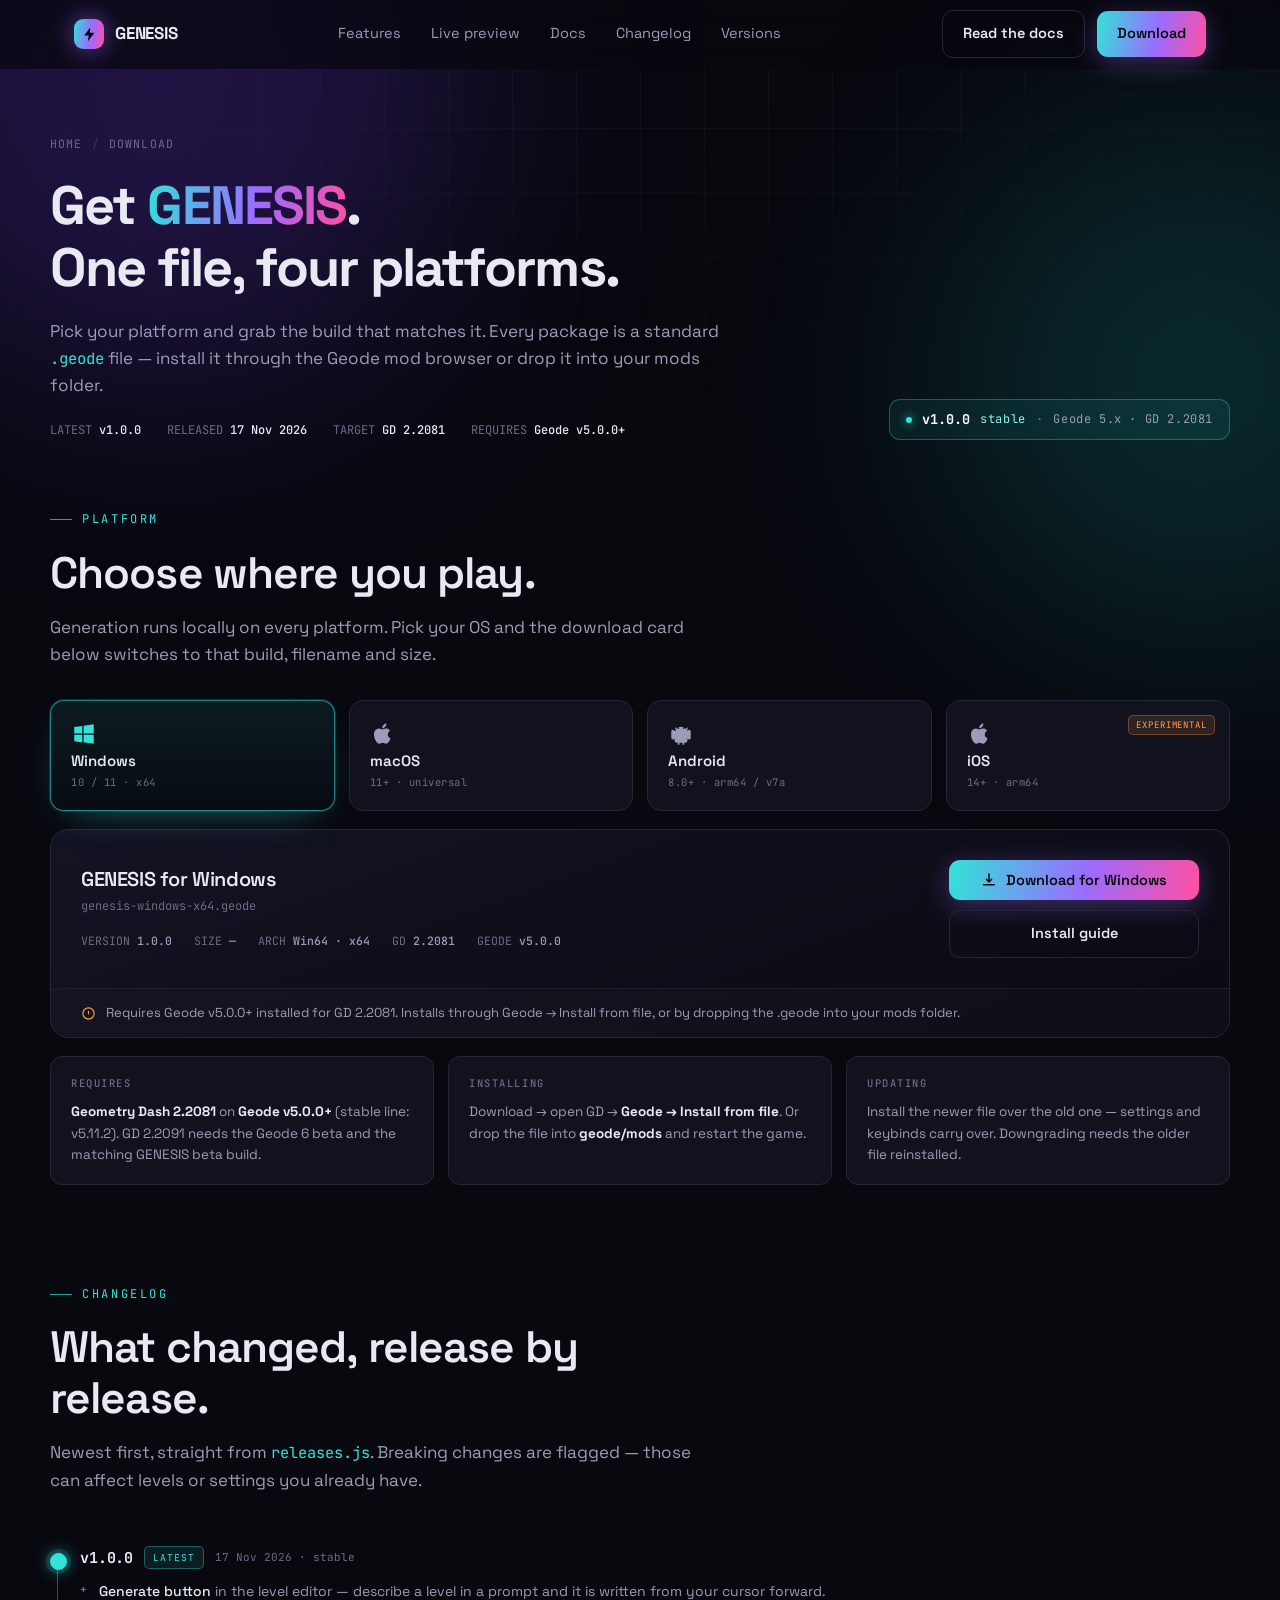
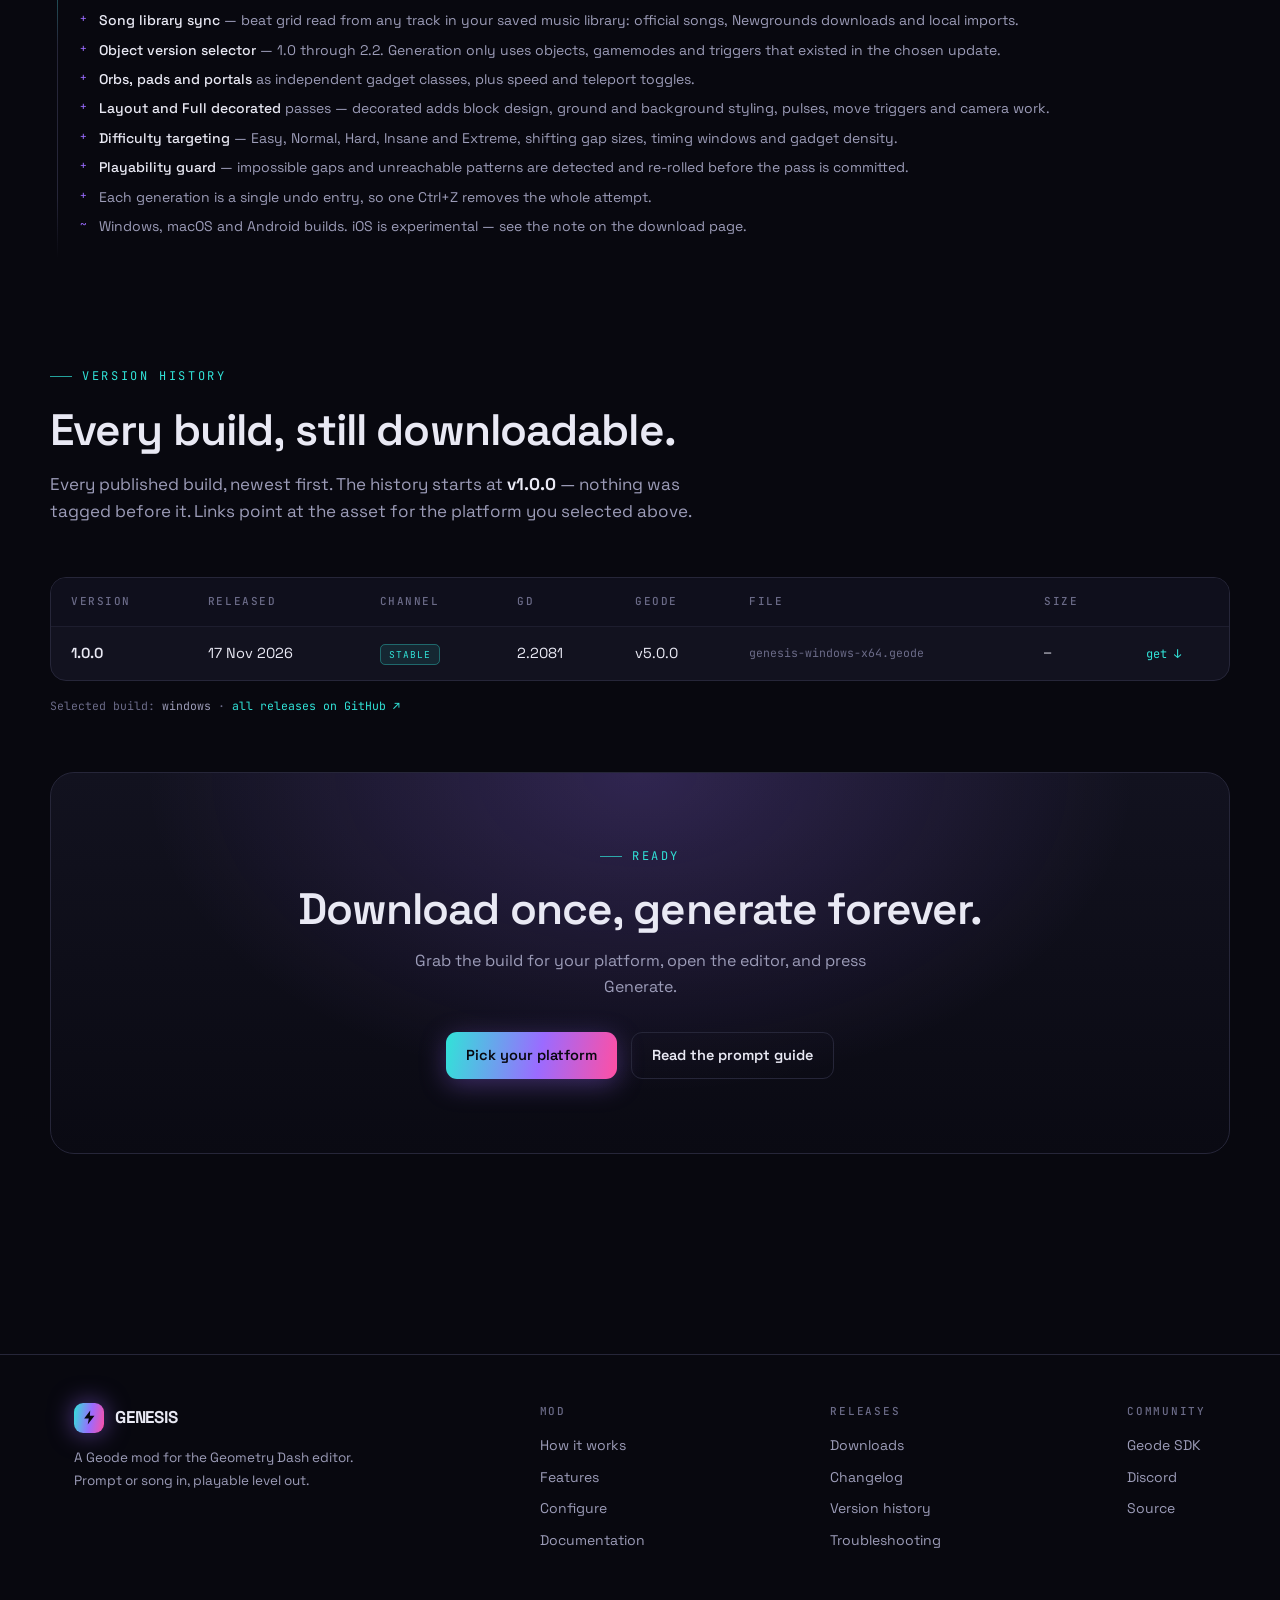
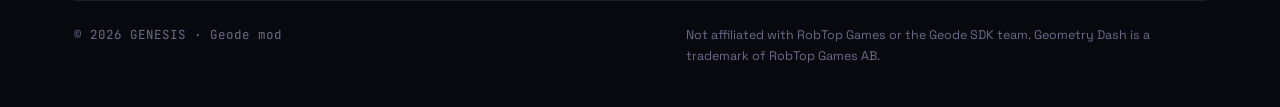
<file: download.html>
<!DOCTYPE html>
<html lang="en">
<head>
<meta charset="UTF-8" />
<meta name="viewport" content="width=device-width, initial-scale=1.0" />
<title>Download GENESIS — Changelog &amp; Version History</title>
<meta name="description" content="Download GENESIS for Windows, macOS, Android and iOS. Latest release, full changelog and version history for the Geometry Dash editor mod." />
<link rel="preconnect" href="https://fonts.googleapis.com">
<link rel="preconnect" href="https://fonts.gstatic.com" crossorigin>
<link href="https://fonts.googleapis.com/css2?family=Space+Grotesk:wght@400;500;600;700&family=JetBrains+Mono:wght@400;500;700&display=swap" rel="stylesheet">
<link rel="stylesheet" href="styles.css">
<style>
  .dl-hero-grid{display:grid;grid-template-columns:1fr auto;gap:40px;align-items:end}
  .ver-pill{
    display:inline-flex;align-items:center;gap:10px;padding:9px 16px;border-radius:11px;
    border:1px solid rgba(49,227,216,.32);background:rgba(49,227,216,.07);
    font-family:var(--mono);font-size:12px;color:#8ff3ec;letter-spacing:.05em;white-space:nowrap;
  }
  .ver-pill b{font-weight:700;color:#fff;font-size:13.5px;letter-spacing:0}
  .dl-hero-meta{display:flex;gap:26px;flex-wrap:wrap;font-family:var(--mono);font-size:12px;color:var(--txt-faint);margin-top:22px}
  .dl-hero-meta b{color:var(--txt);font-weight:500}

  .channel{display:inline-flex;border:1px solid var(--line);border-radius:9px;overflow:hidden;margin-bottom:18px}
  .channel button{
    font-family:var(--mono);font-size:11.5px;letter-spacing:.06em;padding:9px 16px;border:none;
    background:#151526;color:var(--txt-faint);cursor:pointer;transition:all .18s;
  }
  .channel[hidden]{display:none !important}   /* link-only beta gate */
  .channel button.on{background:rgba(155,107,255,.16);color:#c9b1ff}
  .channel button + button{border-left:1px solid var(--line)}

  .arch-row{display:flex;gap:8px;margin-top:14px;align-items:center;flex-wrap:wrap}
  .arch-row span{font-family:var(--mono);font-size:10.5px;letter-spacing:.12em;text-transform:uppercase;color:var(--txt-faint)}
  .arch-btn{
    font-family:var(--mono);font-size:11.5px;padding:5px 11px;border-radius:6px;cursor:pointer;
    border:1px solid var(--line);background:#151526;color:var(--txt-dim);transition:all .18s;
  }
  .arch-btn.on{border-color:rgba(49,227,216,.5);background:rgba(49,227,216,.1);color:#8ff3ec}

  .toast{
    position:fixed;left:50%;bottom:26px;transform:translate(-50%,140%);
    display:flex;align-items:center;gap:12px;
    background:#12121f;border:1px solid rgba(49,227,216,.4);border-radius:12px;
    padding:13px 20px;font-family:var(--mono);font-size:12.5px;color:var(--txt);
    box-shadow:0 24px 60px -20px rgba(0,0,0,.9),0 0 0 1px rgba(49,227,216,.1);
    z-index:200;transition:transform .45s cubic-bezier(.2,.8,.3,1),opacity .3s;opacity:0;
    max-width:calc(100% - 32px);
  }
  .toast.show{transform:translate(-50%,0);opacity:1}
  .toast .spinner{
    width:14px;height:14px;border-radius:50%;border:2px solid rgba(49,227,216,.25);
    border-top-color:var(--cyan);animation:spin .8s linear infinite;flex:none;
  }
  @keyframes spin{to{transform:rotate(360deg)}}
  .rel-body h4{display:none}
</style>
</head>
<body>

<div class="bg-grid"></div>
<div class="glow a"></div>
<div class="glow b"></div>

<header id="site-header">
  <div class="wrap nav">
    <a href="index.html" class="brand">
      <span class="logo">
        <svg viewBox="0 0 24 24" fill="none"><path d="M13 2 4.5 13.5H11L9.5 22 19 9.5h-6.5L13 2Z" fill="#08080f"/></svg>
      </span>
      GENESIS
    </a>
    <nav class="nav-links">
      <a href="index.html#features">Features</a>
      <a href="index.html#preview">Live preview</a>
      <a href="docs.html">Docs</a>
      <a href="#changelog">Changelog</a>
      <a href="#history">Versions</a>
    </nav>
    <div class="nav-cta">
      <a class="btn ghost" href="docs.html">Read the docs</a>
      <a class="btn primary" href="#platforms">Download</a>
    </div>
  </div>
</header>

<!-- ============ HERO ============ -->
<section class="wrap page-hero">
  <div class="crumbs"><a href="index.html">Home</a><span>/</span>Download</div>
  <div class="dl-hero-grid">
    <div>
      <h1>Get <span class="grad" style="background:var(--grad);-webkit-background-clip:text;background-clip:text;color:transparent">GENESIS</span>.<br>One file, four platforms.</h1>
      <p class="lead" style="margin-top:18px">
        Pick your platform and grab the build that matches it. Every package is a standard
        <code style="font-family:var(--mono);color:var(--cyan);font-size:.92em">.geode</code> file —
        install it through the Geode mod browser or drop it into your mods folder.
      </p>
      <div class="dl-hero-meta">
        <span>LATEST&nbsp;<b id="hero-latest">—</b></span>
        <span>RELEASED&nbsp;<b id="hero-date">—</b></span>
        <span>TARGET&nbsp;<b>GD 2.2081</b></span>
        <span>REQUIRES&nbsp;<b>Geode v5.0.0+</b></span>
      </div>
    </div>
    <div class="ver-pill"><span class="dot"></span><b id="hero-pill">—</b> <span id="hero-pill-tail">stable</span><span style="opacity:.45">·</span><span id="hero-geode" style="color:var(--txt-dim)">Geode 5</span></div>
  </div>
</section>

<!-- ============ PLATFORM PICKER ============ -->
<section class="wrap sec" id="platforms" style="padding-top:40px">
  <div class="sec-head reveal" style="margin-bottom:32px">
    <div class="eyebrow">Platform</div>
    <h2>Choose where you play.</h2>
    <p class="lead">Generation runs locally on every platform. Pick your OS and the download card below switches to that build, filename and size.</p>
  </div>

  <div class="channel" role="tablist" aria-label="Release channel" hidden>
    <button class="on" data-channel="stable" role="tab" aria-selected="true">Stable</button>
    <button data-channel="beta" role="tab" aria-selected="false">Beta</button>
  </div>

  <div class="plat-grid" id="plat-grid">
    <button class="plat active" data-plat="windows" aria-pressed="true">
      <span class="plat-ic"><svg viewBox="0 0 24 24"><path d="M3 5.6l7.4-1.1v7.1H3V5.6zm8.6-1.3L21 3v8.6h-9.4V4.3zM3 12.7h7.4v7.1L3 18.7v-6zm8.6 0H21V21l-9.4-1.3v-7z"/></svg></span>
      <b>Windows</b>
      <small>10 / 11 · x64</small>
    </button>
    <button class="plat" data-plat="macos" aria-pressed="false">
      <span class="plat-ic"><svg viewBox="0 0 24 24"><path d="M16.4 12.6c0-2.4 2-3.6 2.1-3.7-1.1-1.7-2.9-1.9-3.5-1.9-1.5-.2-2.9.9-3.6.9-.8 0-1.9-.9-3.1-.9-1.6 0-3 .9-3.9 2.3-1.6 2.8-.4 7 1.2 9.3.8 1.1 1.7 2.4 3 2.3 1.2 0 1.7-.8 3.1-.8 1.4 0 1.8.8 3.1.8 1.3 0 2.1-1.2 2.9-2.3.9-1.3 1.3-2.6 1.3-2.7-.1 0-2.6-1-2.6-3.3zM14.1 5.2c.6-.8 1.1-1.9 1-3-.9 0-2.1.6-2.8 1.4-.6.7-1.1 1.9-1 3 1 .1 2.1-.5 2.8-1.4z"/></svg></span>
      <b>macOS</b>
      <small>11+ · universal</small>
    </button>
    <button class="plat" data-plat="android" aria-pressed="false">
      <span class="plat-ic"><svg viewBox="0 0 24 24"><path d="M6 9h12v9a2 2 0 0 1-2 2h-1v2h-1.6v-2h-2.8v2H9v-2H8a2 2 0 0 1-2-2V9zm-3 .5a1.5 1.5 0 0 1 3 0v6a1.5 1.5 0 0 1-3 0v-6zm15 0a1.5 1.5 0 0 1 3 0v6a1.5 1.5 0 0 1-3 0v-6zM7.3 7.7A5.4 5.4 0 0 1 12 5.2c1.9 0 3.6.9 4.7 2.5l.9-1.5a.5.5 0 1 1 .9.5l-.9 1.5c.5.7.8 1.5.9 2.4H6.5c.1-.9.4-1.7.8-2.4l-.9-1.5a.5.5 0 1 1 .9-.5l.9 1.5zM9.6 7.4a.7.7 0 1 0 0-1.4.7.7 0 0 0 0 1.4zm4.8 0a.7.7 0 1 0 0-1.4.7.7 0 0 0 0 1.4z"/></svg></span>
      <b>Android</b>
      <small>8.0+ · arm64 / v7a</small>
    </button>
    <button class="plat" data-plat="ios" aria-pressed="false">
      <span class="plat-badge warn">Experimental</span>
      <span class="plat-ic"><svg viewBox="0 0 24 24"><path d="M16.4 12.6c0-2.4 2-3.6 2.1-3.7-1.1-1.7-2.9-1.9-3.5-1.9-1.5-.2-2.9.9-3.6.9-.8 0-1.9-.9-3.1-.9-1.6 0-3 .9-3.9 2.3-1.6 2.8-.4 7 1.2 9.3.8 1.1 1.7 2.4 3 2.3 1.2 0 1.7-.8 3.1-.8 1.4 0 1.8.8 3.1.8 1.3 0 2.1-1.2 2.9-2.3.9-1.3 1.3-2.6 1.3-2.7-.1 0-2.6-1-2.6-3.3zM14.1 5.2c.6-.8 1.1-1.9 1-3-.9 0-2.1.6-2.8 1.4-.6.7-1.1 1.9-1 3 1 .1 2.1-.5 2.8-1.4z"/></svg></span>
      <b>iOS</b>
      <small>14+ · arm64</small>
    </button>
  </div>

  <div class="dl-card reveal" id="dl-card">
    <div class="beta-banner" id="beta-banner" hidden>
      <strong>Unlisted beta</strong>
      <span id="beta-banner-text">—</span>
    </div>
    <div class="dl-main">
      <div class="dl-info">
        <h3 id="dl-title">GENESIS for Windows</h3>
        <div class="dl-file" id="dl-file">—</div>
        <div class="dl-meta">
          <span>VERSION <b id="dl-ver">—</b></span>
          <span>SIZE <b id="dl-size">—</b></span>
          <span>ARCH <b id="dl-arch">—</b></span>
          <span>GD <b id="dl-gd">—</b></span>
          <span>GEODE <b id="dl-geode">—</b></span>
        </div>
        <div class="arch-row" id="arch-row" style="display:none">
          <span>Android ABI</span>
          <button class="arch-btn on" data-abi="android">arm64-v8a (64-bit)</button>
          <button class="arch-btn" data-abi="android32">armeabi-v7a (32-bit)</button>
        </div>
      </div>
      <div class="dl-actions">
        <button class="btn primary" id="dl-btn">
          <svg width="16" height="16" viewBox="0 0 24 24" fill="none" stroke="currentColor" stroke-width="2.2" stroke-linecap="round" stroke-linejoin="round"><path d="M12 3v12m0 0 4-4m-4 4-4-4M4 19h16"/></svg>
          <span id="dl-btn-label">Download for Windows</span>
        </button>
        <a class="btn ghost" href="index.html#install">Install guide</a>
      </div>
    </div>
    <div class="dl-note" id="dl-note">
      <svg viewBox="0 0 24 24"><path d="M12 8v5m0 3h.01"/><circle cx="12" cy="12" r="9"/></svg>
      <span id="dl-note-text">—</span>
    </div>
  </div>

  <div class="dl-requirements reveal">
    <div class="req">
      <h4>Requires</h4>
      <p><b>Geometry Dash 2.2081</b> on <b>Geode v5.0.0+</b> (stable line: v5.11.2). GD 2.2091 needs the Geode 6 beta and the matching GENESIS beta build.</p>
    </div>
    <div class="req">
      <h4>Installing</h4>
      <p>Download → open GD → <b>Geode → Install from file</b>. Or drop the file into <b>geode/mods</b> and restart the game.</p>
    </div>
    <div class="req">
      <h4>Updating</h4>
      <p>Install the newer file over the old one — settings and keybinds carry over. Downgrading needs the older file reinstalled.</p>
    </div>
  </div>
</section>

<!-- ============ CHANGELOG ============ -->
<section class="wrap sec" id="changelog" style="padding-top:0">
  <div class="sec-head reveal">
    <div class="eyebrow">Changelog</div>
    <h2>What changed, release by release.</h2>
    <p class="lead">Newest first, straight from <code style="font-family:var(--mono);font-size:.9em;color:var(--cyan)">releases.js</code>. Breaking changes are flagged — those can affect levels or settings you already have.</p>
  </div>
  <div class="log reveal" id="changelog-body"></div>
</section>

<!-- ============ VERSION HISTORY ============ -->
<section class="wrap sec" id="history" style="padding-top:0">
  <div class="sec-head reveal">
    <div class="eyebrow">Version history</div>
    <h2>Every build, still downloadable.</h2>
    <p class="lead">Every published build, newest first. The history starts at <b style="color:var(--txt)">v1.0.0</b> — nothing was tagged before it. Links point at the asset for the platform you selected above.</p>
  </div>

  <div class="table-shell reveal">
    <div class="table-scroll">
      <table>
        <thead>
          <tr>
            <th>Version</th><th>Released</th><th>Channel</th><th>GD</th>
            <th>Geode</th><th>File</th><th>Size</th><th></th>
          </tr>
        </thead>
        <tbody id="ver-body"></tbody>
      </table>
    </div>
  </div>
  <p style="margin-top:16px;font-family:var(--mono);font-size:11.5px;color:var(--txt-faint)">
    Selected build: <span id="hist-plat" style="color:var(--txt-dim)">windows</span> ·
    <a id="hist-all" href="#" style="color:var(--cyan)">all releases on GitHub ↗</a>
  </p>

  <div class="cta reveal" style="margin-top:56px">
    <div class="eyebrow" style="justify-content:center">Ready</div>
    <h2>Download once, generate forever.</h2>
    <p>Grab the build for your platform, open the editor, and press Generate.</p>
    <div class="cta-actions">
      <a class="btn primary" href="#platforms">Pick your platform</a>
      <a class="btn ghost" href="docs.html">Read the prompt guide</a>
    </div>
  </div>
</section>

<footer>
  <div class="wrap">
    <div class="foot">
      <div style="max-width:280px">
        <a href="index.html" class="brand" style="margin-bottom:14px">
          <span class="logo">
            <svg viewBox="0 0 24 24" fill="none"><path d="M13 2 4.5 13.5H11L9.5 22 19 9.5h-6.5L13 2Z" fill="#08080f"/></svg>
          </span>
          GENESIS
        </a>
        <p style="color:var(--txt-dim);font-size:13.5px;line-height:1.7">A Geode mod for the Geometry Dash editor. Prompt or song in, playable level out.</p>
      </div>
      <div class="foot-col">
        <h4>Mod</h4>
        <a href="index.html#how">How it works</a>
        <a href="index.html#features">Features</a>
        <a href="index.html#builder">Configure</a>
        <a href="docs.html">Documentation</a>
      </div>
      <div class="foot-col">
        <h4>Releases</h4>
        <a href="#platforms">Downloads</a>
        <a href="#changelog">Changelog</a>
        <a href="#history">Version history</a>
        <a href="docs.html#troubleshooting">Troubleshooting</a>
      </div>
      <div class="foot-col">
        <h4>Community</h4>
        <a href="https://geode-sdk.org" target="_blank" rel="noopener">Geode SDK</a>
        <a href="https://discord.gg/geode" target="_blank" rel="noopener">Discord</a>
        <a id="foot-source" href="https://github.com" target="_blank" rel="noopener">Source</a>
      </div>
    </div>
    <div class="foot-bottom">
      <span>© 2026 GENESIS · Geode mod</span>
      <span class="disclaimer">Not affiliated with RobTop Games or the Geode SDK team. Geometry Dash is a trademark of RobTop Games AB.</span>
    </div>
  </div>
</footer>

<div class="toast" id="toast"><span class="spinner"></span><span id="toast-text">Downloading…</span></div>

<script src="releases.js"></script>
<script>
/* ============================================================
   Rendering — everything below reads releases.js
   ============================================================ */
const el = id => document.getElementById(id);

let channel = 'stable';
let platform = 'windows';
let abi = 'android';   // android | android32

/* ---------- formatting ---------- */
const MONTHS = ['Jan','Feb','Mar','Apr','May','Jun','Jul','Aug','Sep','Oct','Nov','Dec'];
function fmtDate(iso) {
  const [y, m, d] = iso.split('-').map(Number);
  return `${d} ${MONTHS[m - 1]} ${y}`;
}

const PLAT_LABEL = { windows: 'Windows', macos: 'macOS', android: 'Android', ios: 'iOS' };

/* Resolve the asset key for the current selection */
function currentAssetKey() {
  if (platform === 'android') return abi;
  return platform;
}

function activeRelease() {
  if (channel === 'beta' && GENESIS_BETA) return GENESIS_BETA;
  return GENESIS_RELEASES[0];
}

/* ---------- published-state check ----------
   pending:false means "download directly", but we still confirm the tag
   exists on the repo so a release that isn't published yet sends people to
   the releases page rather than a 404. Result cached per session. -------- */
const PUBLISHED_KEY = 'genesis-published-tags';
let publishedTags = null;   // null = unknown (API unreachable / not asked yet)

function loadPublishedTags() {
  try {
    const cached = sessionStorage.getItem(PUBLISHED_KEY);
    if (cached) { publishedTags = new Set(JSON.parse(cached)); return Promise.resolve(publishedTags); }
  } catch (e) { /* private mode */ }

  if (typeof fetch !== 'function' || typeof GENESIS_GH_API_RELEASES === 'undefined') {
    return Promise.resolve(null);
  }
  return fetch(GENESIS_GH_API_RELEASES, { headers: { Accept: 'application/vnd.github+json' } })
    .then(r => (r.ok ? r.json() : Promise.reject(new Error('HTTP ' + r.status))))
    .then(list => {
      const set = new Set();
      (Array.isArray(list) ? list : []).forEach(rel => {
        if (rel && rel.tag_name && !rel.draft) set.add(rel.tag_name);
      });
      publishedTags = set;
      try { sessionStorage.setItem(PUBLISHED_KEY, JSON.stringify([...set])); } catch (e) {}
      return set;
    })
    .catch(() => null);
}

function isUnpublished(rel) {
  if (rel.pending) return true;
  if (publishedTags && !publishedTags.has(rel.tag)) return true;
  return false;
}

/* ---------- download card ---------- */
function renderCard() {
  const rel = activeRelease();
  const key = currentAssetKey();
  const asset = rel.assets ? rel.assets[key] : null;

  el('arch-row').style.display = platform === 'android' ? 'flex' : 'none';

  const isBeta = channel === 'beta';
  el('dl-title').textContent = `GENESIS for ${PLAT_LABEL[platform]}` + (isBeta ? ' (beta)' : '');
  el('dl-ver').textContent = rel.version;
  el('dl-geode').textContent = 'v' + rel.geode;
  el('dl-gd').textContent = rel.gd;

  const banner = el('beta-banner');
  if (banner) {
    banner.hidden = !isBeta;
    if (isBeta) {
      el('beta-banner-text').textContent =
        'GD ' + rel.gd + ' on Geode ' + rel.geode + ' — not listed in the changelog or version history.';
    }
  }

  const btn = el('dl-btn');
  const label = el('dl-btn-label');

  if (!asset) {
    el('dl-file').textContent = 'no build for this platform';
    el('dl-size').textContent = '—';
    el('dl-arch').textContent = '—';
    label.textContent = `${PLAT_LABEL[platform]} build not available`;
    btn.dataset.disabled = '1';
    btn.style.opacity = '.45';
    btn.style.cursor = 'not-allowed';
    el('dl-note-text').textContent =
      'There is no ' + rel.version + ' build for ' + PLAT_LABEL[platform] +
      (isBeta ? '. iOS has no 2.2091 build yet — use the Stable channel for iOS.' : '');
    return;
  }

  el('dl-file').textContent = asset.file;
  el('dl-size').textContent = asset.size || '—';
  el('dl-arch').textContent = asset.arch;
  label.textContent = `Download for ${PLAT_LABEL[platform]}`;
  delete btn.dataset.disabled;
  btn.style.opacity = '';
  btn.style.cursor = '';

  let note;
  if (asset.experimental) {
    note = 'Experimental build for sideloaded Geode on iOS 14+. Keep the filename exactly as downloaded — ' +
      'renamed files are not loaded on iOS. Decoration triggers are not verified on every device.';
  } else if (rel.note) {
    note = rel.note;
  } else if (abi === 'android32' && platform === 'android') {
    note = '32-bit build (armeabi-v7a) for older devices. Most phones from 2019 onward need the ' +
      'arm64-v8a build instead. Requires Geode v' + rel.geode + '+ on GD ' + rel.gd + '.';
  } else {
    note = 'Requires Geode v' + rel.geode + '+ installed for GD ' + rel.gd +
      '. Installs through Geode → Install from file, or by dropping the .geode into your mods folder.';
  }
  if (isUnpublished(rel)) {
    note += ' Not published on GitHub yet — the file appears here once the '
      + rel.tag + ' release has assets attached.';
  }
  el('dl-note-text').textContent = note;
}

/* ---------- changelog ---------- */
const TAG_FOR = rel =>
  rel.latest ? '<span class="tag latest">Latest</span>' :
  rel.breaking ? '<span class="tag breaking">Breaking</span>' :
  rel.channel === 'beta' ? '<span class="tag beta">Beta</span>' : '';

function renderChangelog() {
  const body = el('changelog-body');
  const all = GENESIS_RELEASES.filter(r => !r.unlisted);
  body.innerHTML = all.map((rel, i) => {
    const collapsed = i > 2 ? ' collapsed' : '';
    const tagClass = rel.latest ? ' latest' : '';
    const items = rel.changes.map(c =>
      `<li data-k="${c.k}">${c.text}</li>`
    ).join('');
    return `
      <div class="rel${tagClass}${collapsed}" data-i="${i}">
        <div class="rel-head">
          <span class="rel-v">v${rel.version}</span>
          ${TAG_FOR(rel)}
          <span class="rel-date">${fmtDate(rel.date)} · ${rel.channel}</span>
        </div>
        <div class="rel-body"><ul>${items}</ul></div>
      </div>`;
  }).join('');

  // expand / collapse for older entries
  body.querySelectorAll('.rel.collapsed').forEach(rel => {
    const head = rel.querySelector('.rel-head');
    const btn = document.createElement('button');
    btn.className = 'rel-more';
    btn.textContent = 'Show changes';
    rel.appendChild(btn);
    const toggle = () => {
      const open = !rel.classList.toggle('collapsed');
      btn.textContent = open ? 'Hide changes' : 'Show changes';
    };
    head.style.cursor = 'pointer';
    head.addEventListener('click', toggle);
    btn.addEventListener('click', e => { e.stopPropagation(); toggle(); });
  });
}

/* ---------- version history ---------- */
function renderHistory() {
  const key = currentAssetKey();
  el('hist-plat').textContent = key === 'android32' ? 'android (32-bit)' : key;

  el('ver-body').innerHTML = GENESIS_RELEASES.filter(r => !r.unlisted).map(rel => {
    const asset = rel.assets ? rel.assets[key] : null;
    const chan = rel.latest
      ? '<span class="tag latest" style="font-family:var(--mono)">stable</span>'
      : (rel.channel === 'beta' ? '<span class="tag beta" style="font-family:var(--mono)">beta</span>' : 'stable');
    return `<tr>
      <td><b>${rel.version}</b></td>
      <td>${fmtDate(rel.date)}</td>
      <td>${chan}</td>
      <td>${rel.gd}</td>
      <td>v${rel.geode}</td>
      <td style="font-family:var(--mono);font-size:11.5px;color:var(--txt-faint)">${asset ? asset.file : '—'}</td>
      <td style="font-family:var(--mono);font-size:12px">${asset && asset.size ? asset.size : '—'}</td>
      <td>${asset
        ? (isUnpublished(rel)
            ? `<a href="${GENESIS_GH_RELEASES}" target="_blank" rel="noopener" style="color:var(--txt-faint);font-family:var(--mono);font-size:12px">pending ↗</a>`
            : `<a href="${genesisAssetUrl(rel.tag, asset.file)}" class="v-dl" data-file="${asset.file}" data-tag="${rel.tag}" style="color:var(--cyan);font-family:var(--mono);font-size:12px">get ↓</a>`)
        : `<span style="color:var(--txt-faint);font-family:var(--mono);font-size:12px">n/a</span>`}</td>
    </tr>`;
  }).join('');
}

/* ---------- hero ---------- */
function renderHero() {
  const rel = activeRelease();
  const isBeta = channel === 'beta';
  el('hero-latest').textContent = 'v' + rel.version;
  el('hero-date').textContent = fmtDate(rel.date);
  el('hero-pill').textContent = 'v' + rel.version;
  el('hero-geode').textContent = 'Geode ' + rel.geode.split('.')[0] + '.x · GD ' + rel.gd;
  const pillTail = document.getElementById('hero-pill-tail');
  if (pillTail) pillTail.textContent = isBeta ? 'beta' : 'stable';
  el('hist-all').href = GENESIS_GH_RELEASES;
  const src = document.getElementById('foot-source');
  if (src) src.href = GENESIS_GH;
}

/* ---------- toast ---------- */
function showToast(msg, bad) {
  const t = el('toast');
  el('toast-text').textContent = msg;
  t.style.borderColor = bad ? 'rgba(255,79,163,.5)' : 'rgba(49,227,216,.4)';
  const sp = t.querySelector('.spinner');
  sp.style.display = bad ? 'none' : '';
  t.classList.add('show');
  clearTimeout(showToast._h);
  showToast._h = setTimeout(() => t.classList.remove('show'), 4600);
}

/* ---------- interactions ---------- */
function repaint() { renderHero(); renderCard(); renderHistory(); }

document.querySelectorAll('.plat').forEach(card => {
  card.addEventListener('click', () => {
    document.querySelectorAll('.plat').forEach(c => {
      c.classList.remove('active');
      c.setAttribute('aria-pressed', 'false');
    });
    card.classList.add('active');
    card.setAttribute('aria-pressed', 'true');
    platform = card.dataset.plat;
    repaint();
  });
});

document.querySelectorAll('.channel button').forEach(b => {
  b.addEventListener('click', () => {
    document.querySelectorAll('.channel button').forEach(x => {
      x.classList.remove('on');
      x.setAttribute('aria-selected', 'false');
    });
    b.classList.add('on');
    b.setAttribute('aria-selected', 'true');
    channel = b.dataset.channel;
    repaint();
  });
});

document.querySelectorAll('.arch-btn').forEach(b => {
  b.addEventListener('click', () => {
    document.querySelectorAll('.arch-btn').forEach(x => x.classList.remove('on'));
    b.classList.add('on');
    abi = b.dataset.abi;
    repaint();
  });
});

/* primary download */
el('dl-btn').addEventListener('click', () => {
  if (el('dl-btn').dataset.disabled) return;
  const rel = activeRelease();
  const asset = rel.assets[currentAssetKey()];
  if (!asset) return;

  if (genesisRepoIsPlaceholder()) {
    showToast('Set GENESIS_REPO in releases.js to your GitHub repo first.', true);
    return;
  }
  if (isUnpublished(rel)) {
    showToast('v' + rel.version + ' is not published on GitHub yet — opening the releases page.');
    window.open(GENESIS_GH_RELEASES, '_blank', 'noopener');
    return;
  }
  const url = genesisAssetUrl(rel.tag, asset.file);
  showToast('Downloading ' + asset.file + (asset.size ? ' · ' + asset.size : ''));
  window.location.href = url;
});

/* version history rows */
document.addEventListener('click', e => {
  const a = e.target.closest('.v-dl');
  if (!a) return;
  if (genesisRepoIsPlaceholder()) {
    e.preventDefault();
    showToast('Set GENESIS_REPO in releases.js to your GitHub repo first.', true);
    return;
  }
  showToast('Downloading ' + a.dataset.file + ' from ' + a.dataset.tag);
  // let the browser follow the href
});

/* ---------- auto-detect platform ---------- */
(function detect() {
  const ua = navigator.userAgent;
  let guess = null;
  if (/Android/i.test(ua)) guess = 'android';
  else if (/iPhone|iPad|iPod/i.test(ua)) guess = 'ios';
  else if (/Macintosh|Mac OS X/i.test(ua)) guess = 'macos';
  else if (/Windows/i.test(ua)) guess = 'windows';
  if (!guess) return;
  const card = document.querySelector('.plat[data-plat="' + guess + '"]');
  if (!card) return;
  document.querySelectorAll('.plat').forEach(c => {
    c.classList.remove('active');
    c.setAttribute('aria-pressed', 'false');
  });
  card.classList.add('active');
  card.setAttribute('aria-pressed', 'true');
  platform = guess;
})();

/* ---------- header + reveal ---------- */
const header = document.getElementById('site-header');
addEventListener('scroll', () => header.classList.toggle('scrolled', scrollY > 12), { passive: true });

const io = new IntersectionObserver(entries => {
  entries.forEach(en => {
    if (en.isIntersecting) { en.target.classList.add('in'); io.unobserve(en.target); }
  });
}, { threshold: .12, rootMargin: '0px 0px -60px 0px' });
document.querySelectorAll('.reveal').forEach(x => io.observe(x));

/* ---------- unlisted beta: link-only access ----------
   The Stable/Beta toggle only exists when the page is opened with
   ?channel=beta. There is no other way to reach the beta channel from
   the public site. --------------------------------------------------- */
const BETA_LINK_MODE = new URLSearchParams(location.search).get('channel') === 'beta';

(function deepLink() {
  if (!(BETA_LINK_MODE && GENESIS_BETA)) return;
  channel = 'beta';
  const ch = document.querySelector('.channel');
  if (ch) ch.removeAttribute('hidden');
  document.querySelectorAll('.channel button').forEach(b => {
    const on = b.dataset.channel === 'beta';
    b.classList.toggle('on', on);
    b.setAttribute('aria-selected', on ? 'true' : 'false');
  });
  document.title = 'GENESIS beta — GD 2.2091';
})();

/* hide the toggle (and force stable) if nobody asked for the beta link */
if (!GENESIS_BETA || !BETA_LINK_MODE) {
  const ch = document.querySelector('.channel');
  if (ch) ch.style.display = 'none';
  channel = 'stable';
}

/* ---------- init ---------- */
renderHero();
renderCard();
renderChangelog();
renderHistory();

loadPublishedTags().then(tags => {
  if (tags) repaint();          // only repaint when the answer changed something
});
</script>
</body>
</html>
</file>
<file: styles.css>
:root{
    --bg:#08080f;
    --bg-2:#0d0d18;
    --panel:#12121f;
    --panel-2:#181828;
    --line:#262639;
    --line-soft:#1d1d2e;
    --txt:#e9e9f4;
    --txt-dim:#9c9cb8;
    --txt-faint:#6b6b88;
    --cyan:#31e3d8;
    --lime:#b9f227;
    --violet:#9b6bff;
    --pink:#ff4fa3;
    --orange:#ff9f43;
    --grad:linear-gradient(100deg,#31e3d8,#9b6bff 55%,#ff4fa3);
    --radius:16px;
    --mono:"JetBrains Mono",ui-monospace,monospace;
  }
  *{box-sizing:border-box;margin:0;padding:0}
  html{scroll-behavior:smooth}
  body{
    background:var(--bg);
    color:var(--txt);
    font-family:"Space Grotesk",system-ui,-apple-system,sans-serif;
    line-height:1.6;
    -webkit-font-smoothing:antialiased;
    overflow-x:hidden;
  }
  a{color:inherit;text-decoration:none}
  ::selection{background:var(--violet);color:#fff}

  /* ---------- ambient background ---------- */
  .bg-grid{
    position:fixed;inset:0;z-index:-2;
    background-image:
      linear-gradient(to right,rgba(255,255,255,.035) 1px,transparent 1px),
      linear-gradient(to bottom,rgba(255,255,255,.035) 1px,transparent 1px);
    background-size:64px 64px;
    mask-image:radial-gradient(ellipse 90% 60% at 50% 0%,#000 20%,transparent 78%);
    -webkit-mask-image:radial-gradient(ellipse 90% 60% at 50% 0%,#000 20%,transparent 78%);
  }
  .glow{
    position:fixed;z-index:-1;border-radius:50%;filter:blur(120px);opacity:.5;pointer-events:none;
  }
  .glow.a{width:600px;height:600px;background:#3a1f7a;top:-220px;left:-140px}
  .glow.b{width:520px;height:520px;background:#0b5c58;top:120px;right:-180px;opacity:.4}
  .glow.c{width:700px;height:500px;background:#4a1440;top:1600px;left:40%;opacity:.28}

  /* ---------- layout ---------- */
  .wrap{max-width:1180px;margin:0 auto;padding:0 24px}
  section{position:relative}
  .eyebrow{
    font-family:var(--mono);font-size:12px;letter-spacing:.22em;text-transform:uppercase;
    color:var(--cyan);display:flex;align-items:center;gap:10px;margin-bottom:18px;
  }
  .eyebrow::before{content:"";width:22px;height:1px;background:var(--cyan);opacity:.7}
  h1,h2,h3{line-height:1.15;letter-spacing:-.02em;font-weight:600}
  h2{font-size:clamp(28px,4vw,44px);margin-bottom:16px}
  .lead{color:var(--txt-dim);font-size:17px;max-width:62ch}

  /* ---------- nav ---------- */
  header{
    position:sticky;top:0;z-index:50;
    backdrop-filter:blur(14px);-webkit-backdrop-filter:blur(14px);
    background:rgba(8,8,15,.72);
    border-bottom:1px solid transparent;
    transition:border-color .3s,background .3s;
  }
  header.scrolled{border-bottom-color:var(--line);background:rgba(8,8,15,.9)}
  .nav{display:flex;align-items:center;justify-content:space-between;height:68px}
  .brand{display:flex;align-items:center;gap:11px;font-weight:700;font-size:17px;letter-spacing:-.01em}
  .logo{
    width:30px;height:30px;border-radius:9px;background:var(--grad);
    display:grid;place-items:center;flex:none;
    box-shadow:0 0 24px rgba(155,107,255,.55);
  }
  .logo svg{width:17px;height:17px}
  .nav-links{display:flex;gap:30px;font-size:14.5px;color:var(--txt-dim)}
  .nav-links a{transition:color .2s;position:relative}
  .nav-links a:hover{color:var(--txt)}
  .nav-cta{display:flex;align-items:center;gap:12px}
  .btn{
    display:inline-flex;align-items:center;justify-content:center;gap:9px;
    padding:11px 20px;border-radius:11px;font-size:14.5px;font-weight:600;
    border:1px solid var(--line);background:var(--panel);color:var(--txt);
    cursor:pointer;transition:transform .18s,border-color .2s,background .2s,box-shadow .2s;
    font-family:inherit;white-space:nowrap;
  }
  .btn:hover{transform:translateY(-2px);border-color:#3b3b58}
  .btn.primary{
    background:var(--grad);border:none;color:#08080f;
    box-shadow:0 6px 26px rgba(155,107,255,.35);
  }
  .btn.primary:hover{box-shadow:0 10px 34px rgba(155,107,255,.5)}
  .btn.ghost{background:transparent}
  .nav-toggle{display:none}

  /* ---------- hero ---------- */
  .hero{padding:76px 0 40px;display:grid;grid-template-columns:1.02fr .98fr;gap:56px;align-items:center}
  .badge{
    display:inline-flex;align-items:center;gap:8px;
    padding:6px 13px 6px 8px;border-radius:99px;
    background:rgba(49,227,216,.08);border:1px solid rgba(49,227,216,.28);
    font-family:var(--mono);font-size:11.5px;letter-spacing:.09em;color:#8ff3ec;
    text-transform:uppercase;margin-bottom:24px;
  }
  .dot{width:6px;height:6px;border-radius:50%;background:var(--cyan);box-shadow:0 0 10px var(--cyan);animation:pulse 2s infinite}
  @keyframes pulse{0%,100%{opacity:1}50%{opacity:.35}}
  h1{font-size:clamp(38px,5.2vw,62px);font-weight:700;letter-spacing:-.035em}
  h1 .grad{background:var(--grad);-webkit-background-clip:text;background-clip:text;color:transparent}
  .hero p.lead{margin:22px 0 32px;font-size:17.5px}
  .hero-actions{display:flex;gap:14px;flex-wrap:wrap;align-items:center}
  .hero-meta{margin-top:30px;display:flex;gap:26px;flex-wrap:wrap;font-family:var(--mono);font-size:12px;color:var(--txt-faint)}
  .hero-meta b{color:var(--txt);font-weight:500}

  /* ---------- editor mock ---------- */
  .editor{
    border:1px solid var(--line);border-radius:18px;overflow:hidden;
    background:linear-gradient(180deg,#141424,#0d0d18);
    box-shadow:0 40px 90px -40px rgba(0,0,0,.95),0 0 0 1px rgba(255,255,255,.02) inset;
  }
  .ed-bar{display:flex;align-items:center;gap:8px;padding:11px 14px;border-bottom:1px solid var(--line-soft);background:#101020}
  .ed-dot{width:9px;height:9px;border-radius:50%;background:#2f2f47}
  .ed-dot.r{background:#ff5f57}.ed-dot.y{background:#febc2e}.ed-dot.g{background:#28c840}
  .ed-title{margin-left:auto;font-family:var(--mono);font-size:11px;color:var(--txt-faint)}
  .ed-canvas{position:relative;height:228px;background:
      radial-gradient(ellipse 70% 90% at 20% 0%,rgba(155,107,255,.18),transparent 70%),
      linear-gradient(180deg,#1a1a2e,#0e0e1a);
    overflow:hidden}
  .ed-canvas::after{
    content:"";position:absolute;inset:0;
    background-image:linear-gradient(to right,rgba(255,255,255,.05) 1px,transparent 1px);
    background-size:34px 100%;
  }
  .track{position:absolute;height:3px;border-radius:2px;background:rgba(255,255,255,.06);left:0;right:0}
  .player{
    position:absolute;left:34px;top:112px;width:26px;height:26px;border-radius:6px;
    background:var(--grad);box-shadow:0 0 26px rgba(155,107,255,.8);
    animation:hop 3.2s cubic-bezier(.5,0,.5,1) infinite;z-index:3;
  }
  @keyframes hop{
    0%,100%{transform:translate(0,0) rotate(0deg)}
    30%{transform:translate(120px,-52px) rotate(90deg)}
    55%{transform:translate(230px,0) rotate(180deg)}
    80%{transform:translate(330px,-38px) rotate(270deg)}
  }
  .block{position:absolute;border-radius:3px;background:#2b6fb8;box-shadow:inset 0 0 0 1px rgba(255,255,255,.22);z-index:2}
  .block.spike{
    width:0;height:0;background:none;box-shadow:none;border-radius:0;
    border-left:9px solid transparent;border-right:9px solid transparent;border-bottom:20px solid #e8e8f4;
    filter:drop-shadow(0 0 6px rgba(255,255,255,.25));
  }
  .block.orb{border-radius:50%;background:var(--lime);box-shadow:0 0 16px var(--lime);width:11px;height:11px}
  .block.pad{background:var(--orange);box-shadow:0 0 16px var(--orange);height:7px;width:22px;border-radius:3px}
  .ed-panel{
    border-top:1px solid var(--line-soft);padding:14px;background:#0f0f1d;
    display:grid;gap:10px;
  }
  .ed-row{display:flex;align-items:center;gap:10px;font-family:var(--mono);font-size:11.5px;color:var(--txt-faint)}
  .prompt-box{
    flex:1;background:#161628;border:1px solid #2b2b42;border-radius:9px;
    padding:9px 12px;color:#c9c9e0;font-family:var(--mono);font-size:11.5px;
    white-space:nowrap;overflow:hidden;text-overflow:ellipsis;
  }
  .prompt-box .caret{color:var(--cyan);animation:pulse 1s steps(2) infinite}
  .chip{
    font-family:var(--mono);font-size:10.5px;padding:4px 9px;border-radius:6px;
    border:1px solid var(--line);color:var(--txt-dim);background:#151526;white-space:nowrap;
  }
  .chip.on{border-color:rgba(49,227,216,.5);color:#7ff0e8;background:rgba(49,227,216,.1)}
  .gen-btn{
    margin-left:auto;width:100%;padding:11px;border-radius:10px;border:none;
    background:var(--grad);color:#08080f;font-weight:700;font-size:13px;font-family:inherit;
    cursor:pointer;letter-spacing:.01em;
  }
  .gen-btn:hover{filter:brightness(1.1)}

  /* ---------- marquee ---------- */
  .ticker{border-block:1px solid var(--line);background:rgba(255,255,255,.015);overflow:hidden;padding:16px 0;margin:46px 0 0}
  .ticker-inner{display:flex;gap:52px;width:max-content;animation:scroll 34s linear infinite}
  @keyframes scroll{to{transform:translateX(-50%)}}
  .ticker span{
    font-family:var(--mono);font-size:12px;letter-spacing:.14em;text-transform:uppercase;
    color:var(--txt-faint);white-space:nowrap;display:flex;align-items:center;gap:12px;
  }
  .ticker span::after{content:"◆";color:var(--violet);font-size:8px}

  /* ---------- sections ---------- */
  .sec{padding:100px 0}
  .sec-head{max-width:660px;margin-bottom:52px}

  /* steps */
  .steps{display:grid;grid-template-columns:repeat(3,1fr);gap:20px}
  .step{
    position:relative;padding:26px 24px;border:1px solid var(--line);border-radius:var(--radius);
    background:linear-gradient(180deg,var(--panel),#0d0d18);transition:border-color .25s,transform .25s;
  }
  .step:hover{border-color:#3a3a58;transform:translateY(-3px)}
  .step-n{
    font-family:var(--mono);font-size:11px;color:var(--violet);letter-spacing:.16em;
    margin-bottom:16px;display:block;
  }
  .step h3{font-size:18px;margin-bottom:9px}
  .step p{color:var(--txt-dim);font-size:14.5px}
  .step code{font-family:var(--mono);font-size:12.5px;color:var(--cyan);background:rgba(49,227,216,.09);padding:1px 6px;border-radius:5px}

  /* feature grid */
  .features{display:grid;grid-template-columns:repeat(3,1fr);gap:18px}
  .card{
    padding:26px;border:1px solid var(--line);border-radius:var(--radius);
    background:var(--panel);transition:border-color .25s,background .25s,transform .25s;
  }
  .card:hover{border-color:#3a3a58;background:var(--panel-2);transform:translateY(-3px)}
  .card .ico{
    width:38px;height:38px;border-radius:10px;display:grid;place-items:center;margin-bottom:18px;
    background:rgba(155,107,255,.13);border:1px solid rgba(155,107,255,.28);
  }
  .card .ico svg{width:19px;height:19px;stroke:var(--violet);fill:none;stroke-width:1.7;stroke-linecap:round;stroke-linejoin:round}
  .card:nth-child(3n+2) .ico{background:rgba(49,227,216,.11);border-color:rgba(49,227,216,.3)}
  .card:nth-child(3n+2) .ico svg{stroke:var(--cyan)}
  .card:nth-child(3n+3) .ico{background:rgba(255,79,163,.11);border-color:rgba(255,79,163,.3)}
  .card:nth-child(3n+3) .ico svg{stroke:var(--pink)}
  .card h3{font-size:16.5px;margin-bottom:8px}
  .card p{color:var(--txt-dim);font-size:14px}

  /* configurator */
  .config{
    border:1px solid var(--line);border-radius:20px;overflow:hidden;
    background:linear-gradient(160deg,#131322,#0b0b15);
    box-shadow:0 50px 100px -60px #000;
  }
  .config-grid{display:grid;grid-template-columns:1fr 1fr}
  .config-left{padding:34px;border-right:1px solid var(--line-soft)}
  .cfg-label{
    font-family:var(--mono);font-size:11px;letter-spacing:.16em;text-transform:uppercase;
    color:var(--txt-faint);margin-bottom:11px;display:block;
  }
  .cfg-group{margin-bottom:24px}
  .opts{display:flex;flex-wrap:wrap;gap:8px}
  .opt{
    font-family:var(--mono);font-size:12px;padding:8px 14px;border-radius:8px;
    border:1px solid var(--line);background:#151526;color:var(--txt-dim);cursor:pointer;
    transition:all .18s;user-select:none;
  }
  .opt:hover{border-color:#3f3f60;color:var(--txt)}
  .opt.active{
    border-color:rgba(49,227,216,.6);background:rgba(49,227,216,.12);color:#8ff3ec;
    box-shadow:0 0 18px rgba(49,227,216,.16);
  }
  .opt.active[data-k="mode"]{border-color:rgba(155,107,255,.6);background:rgba(155,107,255,.14);color:#c9b1ff;box-shadow:0 0 18px rgba(155,107,255,.18)}
  .config-right{padding:34px;display:flex;flex-direction:column;gap:14px;background:#0c0c16}
  .cfg-song{
    display:flex;align-items:center;gap:14px;padding:13px 15px;border-radius:11px;
    border:1px solid var(--line);background:#12121f;
  }
  .song-thumb{
    width:40px;height:40px;border-radius:8px;flex:none;
    background:linear-gradient(135deg,#31e3d8,#9b6bff);display:grid;place-items:center;
  }
  .song-thumb svg{width:18px;height:18px;fill:#08080f}
  .song-meta{min-width:0;flex:1}
  .song-meta b{display:block;font-size:13.5px;font-weight:600;white-space:nowrap;overflow:hidden;text-overflow:ellipsis}
  .song-meta small{font-family:var(--mono);font-size:10.5px;color:var(--txt-faint);letter-spacing:.04em}
  .bars{display:flex;align-items:flex-end;gap:2.5px;height:26px}
  .bars i{width:3px;background:var(--cyan);border-radius:1px;opacity:.85;animation:eq 1.1s ease-in-out infinite}
  @keyframes eq{0%,100%{height:5px}50%{height:24px}}
  .out-label{font-family:var(--mono);font-size:11px;letter-spacing:.16em;text-transform:uppercase;color:var(--txt-faint);margin-top:6px}
  .out{
    font-family:var(--mono);font-size:12px;color:#b6b6d4;background:#0a0a14;
    border:1px solid var(--line-soft);border-radius:11px;padding:16px;flex:1;
    white-space:pre-wrap;line-height:1.85;min-height:150px;
  }
  .out .k{color:var(--txt-faint)}
  .out .v{color:var(--cyan)}
  .out .w{color:var(--lime)}
  .out .p{color:var(--violet)}

  /* compatibility table */
  .table-shell{border:1px solid var(--line);border-radius:var(--radius);overflow:hidden;background:var(--panel)}
  table{width:100%;border-collapse:collapse;font-size:14.5px}
  th,td{padding:15px 20px;text-align:left;border-bottom:1px solid var(--line-soft)}
  th{
    font-family:var(--mono);font-size:11px;letter-spacing:.14em;text-transform:uppercase;
    color:var(--txt-faint);font-weight:500;background:#0f0f1c;
  }
  tr:last-child td{border-bottom:none}
  td b{font-weight:600}
  .ok{color:var(--lime);font-family:var(--mono);font-size:12px}
  .partial{color:var(--orange);font-family:var(--mono);font-size:12px}
  .table-scroll{overflow-x:auto}

  /* install */
  .install{display:grid;grid-template-columns:1.05fr .95fr;gap:44px;align-items:center}
  .code{
    border:1px solid var(--line);border-radius:14px;overflow:hidden;background:#0a0a14;
    font-family:var(--mono);font-size:13px;
  }
  .code-bar{
    display:flex;align-items:center;gap:7px;padding:10px 14px;background:#101020;
    border-bottom:1px solid var(--line-soft);font-size:11px;color:var(--txt-faint);letter-spacing:.08em;
  }
  .code-bar .copy{
    margin-left:auto;cursor:pointer;color:var(--txt-dim);font-size:11px;background:none;border:none;
    font-family:inherit;padding:3px 8px;border-radius:5px;transition:all .2s;
  }
  .code-bar .copy:hover{background:#1c1c30;color:var(--txt)}
  pre{padding:18px 20px;overflow-x:auto;line-height:1.85}
  .c-key{color:var(--violet)}
  .c-str{color:var(--cyan)}
  .c-com{color:#52526e}
  .c-fn{color:var(--lime)}

  /* faq */
  .faq{max-width:820px;margin:0 auto}
  .q{
    border-bottom:1px solid var(--line);padding:22px 0;cursor:pointer;
  }
  .q summary{
    list-style:none;display:flex;align-items:flex-start;gap:16px;
    font-size:16.5px;font-weight:500;cursor:pointer;
  }
  .q summary::-webkit-details-marker{display:none}
  .q summary::after{
    content:"+";margin-left:auto;font-family:var(--mono);font-size:20px;color:var(--violet);
    transition:transform .25s;flex:none;line-height:1;
  }
  .q[open] summary::after{transform:rotate(45deg)}
  .q p{padding:14px 0 0 0;color:var(--txt-dim);font-size:14.5px;max-width:70ch}

  /* cta */
  .cta{
    text-align:center;padding:74px 32px;border-radius:24px;
    border:1px solid var(--line);
    background:
      radial-gradient(ellipse 60% 120% at 50% 0%,rgba(155,107,255,.22),transparent 70%),
      linear-gradient(180deg,#12121f,#0a0a13);
    position:relative;overflow:hidden;
  }
  .cta h2{margin-bottom:14px}
  .cta p{color:var(--txt-dim);margin:0 auto 32px;max-width:52ch}
  .cta-actions{display:flex;gap:14px;justify-content:center;flex-wrap:wrap}

  /* footer */
  footer{border-top:1px solid var(--line);margin-top:100px;padding:48px 0 40px}
  .foot{display:flex;justify-content:space-between;gap:32px;flex-wrap:wrap;align-items:flex-start}
  .foot-col h4{font-family:var(--mono);font-size:11px;letter-spacing:.16em;text-transform:uppercase;color:var(--txt-faint);margin-bottom:14px;font-weight:500}
  .foot-col a{display:block;color:var(--txt-dim);font-size:14px;margin-bottom:9px;transition:color .2s}
  .foot-col a:hover{color:var(--txt)}
  .foot-bottom{
    margin-top:40px;padding-top:24px;border-top:1px solid var(--line-soft);
    display:flex;justify-content:space-between;gap:16px;flex-wrap:wrap;
    font-size:12.5px;color:var(--txt-faint);font-family:var(--mono);
  }
  .disclaimer{max-width:520px;font-family:"Space Grotesk",sans-serif;font-size:12.5px;line-height:1.7}

  /* reveal */
  .reveal{opacity:0;transform:translateY(22px);transition:opacity .7s cubic-bezier(.2,.7,.3,1),transform .7s cubic-bezier(.2,.7,.3,1)}
  .reveal.in{opacity:1;transform:none}

  @media (max-width:940px){
    .hero{grid-template-columns:1fr;padding-top:52px;gap:44px}
    .steps,.features{grid-template-columns:1fr 1fr}
    .config-grid{grid-template-columns:1fr}
    .config-left{border-right:none;border-bottom:1px solid var(--line-soft)}
    .install{grid-template-columns:1fr;gap:30px}
    .nav-links{display:none}
    .nav-toggle{display:inline-flex}
  }
  @media (max-width:620px){
    .steps,.features{grid-template-columns:1fr}
    .sec{padding:70px 0}
    .config-left,.config-right{padding:24px}
    .hero-meta{gap:18px}
    th,td{padding:12px 14px;font-size:13.5px}
  }

/* ================= LIVE PREVIEW ================= */
.preview-shell{
  border:1px solid var(--line);border-radius:20px;overflow:hidden;
  background:linear-gradient(180deg,#12121f,#0a0a13);
  box-shadow:0 44px 90px -52px rgba(0,0,0,.95);
}
.pv-top{
  display:flex;align-items:center;gap:10px;flex-wrap:wrap;
  padding:11px 16px;border-bottom:1px solid var(--line-soft);background:#0e0e1b;
}
.pv-live{
  display:inline-flex;align-items:center;gap:7px;font-family:var(--mono);
  font-size:10.5px;letter-spacing:.16em;text-transform:uppercase;color:#8ff3ec;
  background:rgba(49,227,216,.09);border:1px solid rgba(49,227,216,.3);
  padding:4px 10px;border-radius:99px;
}
.pv-live .dot{width:5px;height:5px}
.pv-stat{font-family:var(--mono);font-size:11px;color:var(--txt-faint);letter-spacing:.04em}
.pv-stat b{color:var(--txt-dim);font-weight:500}
.pv-spacer{margin-left:auto}
.pv-canvas-wrap{position:relative;line-height:0;background:#07070d}
canvas#level-canvas{display:block;width:100%;height:clamp(260px,38vw,400px)}
.pv-overlay{
  position:absolute;left:16px;bottom:14px;font-family:var(--mono);font-size:11px;
  color:rgba(233,233,244,.55);letter-spacing:.06em;pointer-events:none;
  display:flex;gap:14px;flex-wrap:wrap;
}
.pv-overlay b{color:var(--cyan);font-weight:500}
.pv-controls{
  display:flex;align-items:center;gap:10px;flex-wrap:wrap;padding:14px 16px;
  border-top:1px solid var(--line-soft);background:#0e0e1b;
}
.pv-btn{
  font-family:inherit;font-size:13.5px;font-weight:600;color:var(--txt);
  background:#151526;border:1px solid var(--line);border-radius:9px;
  padding:9px 15px;cursor:pointer;display:inline-flex;align-items:center;gap:8px;
  transition:all .18s;
}
.pv-btn:hover{border-color:#3c3c5c;background:#1a1a2c}
.pv-btn svg{width:14px;height:14px;fill:currentColor}
.pv-btn.act{background:rgba(49,227,216,.12);border-color:rgba(49,227,216,.5);color:#8ff3ec}
.pv-toggle{display:flex;border:1px solid var(--line);border-radius:9px;overflow:hidden}
.pv-toggle button{
  font-family:var(--mono);font-size:11.5px;padding:9px 14px;background:#151526;
  border:none;color:var(--txt-faint);cursor:pointer;transition:all .18s;letter-spacing:.04em;
}
.pv-toggle button.on{background:rgba(155,107,255,.16);color:#c9b1ff}
.pv-hint{margin-left:auto;font-family:var(--mono);font-size:11px;color:var(--txt-faint)}

/* ================= DOWNLOAD PAGE ================= */
.page-hero{padding:66px 0 30px}
.page-hero h1{font-size:clamp(34px,4.6vw,54px)}
.crumbs{font-family:var(--mono);font-size:11.5px;color:var(--txt-faint);letter-spacing:.1em;text-transform:uppercase;margin-bottom:22px;display:flex;gap:9px;align-items:center}
.crumbs a:hover{color:var(--txt-dim)}
.crumbs span{opacity:.4}

.plat-grid{display:grid;grid-template-columns:repeat(4,1fr);gap:14px}
.plat{
  position:relative;text-align:left;padding:20px;border-radius:14px;cursor:pointer;
  border:1px solid var(--line);background:var(--panel);transition:all .2s;font-family:inherit;
  color:var(--txt);
}
.plat:hover{border-color:#3c3c5c;transform:translateY(-2px)}
.plat.active{
  border-color:rgba(49,227,216,.55);
  background:linear-gradient(180deg,rgba(49,227,216,.09),rgba(49,227,216,.02));
  box-shadow:0 0 0 1px rgba(49,227,216,.18),0 14px 40px -22px rgba(49,227,216,.6);
}
.plat-ic{width:26px;height:26px;margin-bottom:14px;color:var(--txt-dim)}
.plat.active .plat-ic{color:var(--cyan)}
.plat-ic svg{width:26px;height:26px;fill:currentColor}
.plat b{display:block;font-size:15px;font-weight:600;margin-bottom:3px}
.plat small{font-family:var(--mono);font-size:10.5px;color:var(--txt-faint);letter-spacing:.05em}
.plat .plat-badge{
  position:absolute;top:14px;right:14px;font-family:var(--mono);font-size:9px;
  letter-spacing:.1em;text-transform:uppercase;padding:3px 7px;border-radius:5px;
  background:rgba(185,242,39,.12);color:var(--lime);border:1px solid rgba(185,242,39,.3);
}
.plat .plat-badge.warn{background:rgba(255,159,67,.12);color:var(--orange);border-color:rgba(255,159,67,.32)}

.dl-card{
  margin-top:18px;border:1px solid var(--line);border-radius:18px;overflow:hidden;
  background:linear-gradient(160deg,#131322,#0a0a13);
}
.dl-main{padding:30px;display:flex;gap:26px;align-items:center;flex-wrap:wrap}
.dl-info{flex:1;min-width:240px}
.dl-info h3{font-size:20px;margin-bottom:6px}
.dl-file{font-family:var(--mono);font-size:12px;color:var(--txt-faint);margin-bottom:16px;word-break:break-all}
.dl-meta{display:flex;gap:22px;flex-wrap:wrap;font-family:var(--mono);font-size:11.5px;color:var(--txt-faint)}
.dl-meta b{color:var(--txt-dim);font-weight:500}
.dl-actions{display:flex;flex-direction:column;gap:10px;min-width:250px}
.dl-actions .btn{width:100%}
.dl-note{
  padding:14px 30px;border-top:1px solid var(--line-soft);background:rgba(255,255,255,.014);
  font-size:13px;color:var(--txt-dim);display:flex;gap:10px;align-items:flex-start;
}
.dl-note svg{width:15px;height:15px;flex:none;margin-top:3px;stroke:var(--orange);fill:none;stroke-width:1.8}
.dl-requirements{display:grid;grid-template-columns:repeat(3,1fr);gap:14px;margin-top:18px}
.req{padding:18px 20px;border:1px solid var(--line);border-radius:12px;background:var(--panel)}
.req h4{font-family:var(--mono);font-size:10.5px;letter-spacing:.15em;text-transform:uppercase;color:var(--txt-faint);margin-bottom:9px;font-weight:500}
.req p{font-size:13.5px;color:var(--txt-dim)}
.req p b{color:var(--txt)}

/* changelog */
.log{position:relative;padding-left:30px}
.log::before{content:"";position:absolute;left:7px;top:8px;bottom:8px;width:1px;background:linear-gradient(180deg,rgba(49,227,216,.5),var(--line) 30%,var(--line) 80%,transparent)}
.rel{position:relative;padding:0 0 30px}
.rel::before{
  content:"";position:absolute;left:-30px;top:7px;width:15px;height:15px;border-radius:50%;
  background:var(--bg);border:1px solid #3c3c5c;box-shadow:0 0 0 4px var(--bg);
}
.rel.latest::before{background:var(--cyan);border-color:var(--cyan);box-shadow:0 0 0 4px rgba(49,227,216,.14),0 0 16px rgba(49,227,216,.7)}
.rel-head{display:flex;align-items:center;gap:11px;flex-wrap:wrap;margin-bottom:4px}
.rel-v{font-family:var(--mono);font-size:15px;font-weight:700;color:var(--txt);letter-spacing:-.01em}
.rel-date{font-family:var(--mono);font-size:11px;color:var(--txt-faint)}
.tag{font-family:var(--mono);font-size:9.5px;letter-spacing:.11em;text-transform:uppercase;padding:3px 8px;border-radius:5px;border:1px solid}
.tag.latest{color:var(--cyan);background:rgba(49,227,216,.1);border-color:rgba(49,227,216,.35)}
.tag.beta{color:var(--violet);background:rgba(155,107,255,.1);border-color:rgba(155,107,255,.35)}
.tag.breaking{color:var(--pink);background:rgba(255,79,163,.1);border-color:rgba(255,79,163,.35)}
.tag.fix{color:var(--orange);background:rgba(255,159,67,.1);border-color:rgba(255,159,67,.32)}
.rel ul{list-style:none;margin-top:10px;display:grid;gap:7px}
.rel li{position:relative;padding-left:19px;font-size:14px;color:var(--txt-dim);line-height:1.6}
.rel li::before{content:attr(data-k);position:absolute;left:0;top:1px;font-family:var(--mono);font-size:11px;color:var(--violet)}
.rel li b{color:var(--txt);font-weight:500}
.rel.collapsed .rel-body{display:none}
.rel-more{
  font-size:11.5px;color:var(--txt-faint);background:none;border:none;
  cursor:pointer;padding:6px 0 0;letter-spacing:.05em;font-family:var(--mono);
}
.rel-more:hover{color:var(--cyan)}

@media (max-width:940px){
  .plat-grid{grid-template-columns:repeat(2,1fr)}
  .dl-requirements{grid-template-columns:1fr}
}
@media (max-width:520px){
  .plat-grid{grid-template-columns:1fr 1fr;gap:10px}
  .plat{padding:15px}
  .dl-main{padding:22px}
  .log{padding-left:24px}
  .rel::before{left:-24px}
}

/* ================= DOCS PAGE ================= */
.docs-wrap{display:grid;grid-template-columns:230px minmax(0,1fr);gap:52px;padding:44px 0 60px;align-items:start}
.docs-nav{position:sticky;top:88px;font-size:14px}
.docs-nav h5{
  font-family:var(--mono);font-size:10.5px;letter-spacing:.16em;text-transform:uppercase;
  color:var(--txt-faint);margin:0 0 12px;font-weight:500;
}
.docs-nav a{
  display:block;color:var(--txt-dim);padding:7px 12px;border-left:2px solid transparent;
  border-radius:0 7px 7px 0;transition:all .18s;font-size:13.5px;
}
.docs-nav a:hover{color:var(--txt);background:rgba(255,255,255,.03)}
.docs-nav a.on{color:var(--cyan);border-left-color:var(--cyan);background:rgba(49,227,216,.07)}
.docs-nav .sep{height:1px;background:var(--line);margin:16px 0}

.doc section{padding:0 0 62px;scroll-margin-top:92px}
.doc h2{font-size:clamp(24px,3vw,32px);margin-bottom:14px}
.doc h3{font-size:18px;margin:32px 0 10px}
.doc h4{font-size:15px;margin:22px 0 8px;color:var(--txt)}
.doc p{color:var(--txt-dim);font-size:14.8px;margin-bottom:14px;max-width:74ch}
.doc p b,.doc li b{color:var(--txt);font-weight:600}
.doc a{color:var(--cyan)}
.doc a:hover{text-decoration:underline}
.doc ul,.doc ol{margin:0 0 16px 20px;color:var(--txt-dim);font-size:14.8px;display:grid;gap:7px;max-width:74ch}
.doc li{padding-left:3px}
.doc code{
  font-family:var(--mono);font-size:.88em;color:#8ff3ec;background:rgba(49,227,216,.09);
  padding:1px 6px;border-radius:5px;word-break:break-word;
}
.doc kbd{
  font-family:var(--mono);font-size:11.5px;padding:2px 7px;border-radius:5px;
  border:1px solid var(--line);border-bottom-width:2px;background:#151526;color:var(--txt);
}
.doc hr{border:none;border-top:1px solid var(--line);margin:30px 0}

.callout{
  display:flex;gap:13px;padding:16px 18px;border-radius:12px;margin:18px 0 22px;
  border:1px solid rgba(49,227,216,.25);background:rgba(49,227,216,.05);
  font-size:14px;color:var(--txt-dim);max-width:76ch;
}
.callout svg{width:17px;height:17px;flex:none;margin-top:2px;stroke:var(--cyan);fill:none;stroke-width:1.8;stroke-linecap:round;stroke-linejoin:round}
.callout.warn{border-color:rgba(255,159,67,.28);background:rgba(255,159,67,.06)}
.callout.warn svg{stroke:var(--orange)}
.callout.danger{border-color:rgba(255,79,163,.3);background:rgba(255,79,163,.06)}
.callout.danger svg{stroke:var(--pink)}
.callout b{color:var(--txt)}

/* prompt cards */
.prompt-card{
  border:1px solid var(--line);border-radius:12px;overflow:hidden;margin:16px 0 20px;background:#0a0a14;
}
.prompt-card .pc-bar{
  display:flex;align-items:center;gap:8px;padding:9px 14px;background:#101020;
  border-bottom:1px solid var(--line-soft);font-family:var(--mono);font-size:10.5px;
  letter-spacing:.12em;text-transform:uppercase;color:var(--txt-faint);
}
.prompt-card .pc-copy{
  margin-left:auto;background:none;border:none;color:var(--txt-dim);cursor:pointer;
  font-family:var(--mono);font-size:10.5px;letter-spacing:.06em;padding:3px 8px;border-radius:5px;
}
.prompt-card .pc-copy:hover{background:#1c1c30;color:var(--txt)}
.prompt-card pre{
  padding:15px 17px;font-family:var(--mono);font-size:13px;color:#d8d8ee;
  white-space:pre-wrap;line-height:1.7;overflow-x:auto;
}
.prompt-card.bad{border-color:rgba(255,79,163,.32)}
.prompt-card.bad .pc-bar{color:var(--pink)}
.prompt-card.good{border-color:rgba(185,242,39,.3)}
.prompt-card.good .pc-bar{color:var(--lime)}

/* tabs */
.tabs{display:flex;flex-wrap:wrap;gap:8px;margin:22px 0 24px}
.tabs button{
  font-family:var(--mono);font-size:12px;padding:8px 15px;border-radius:8px;cursor:pointer;
  border:1px solid var(--line);background:#151526;color:var(--txt-dim);transition:all .18s;
}
.tabs button:hover{color:var(--txt);border-color:#3f3f60}
.tabs button.on{border-color:rgba(49,227,216,.5);background:rgba(49,227,216,.1);color:#8ff3ec}

/* example cards */
.ex{display:none;border:1px solid var(--line);border-radius:14px;overflow:hidden;background:var(--panel);margin-bottom:20px}
.ex.show{display:block}
.ex-head{display:flex;align-items:center;gap:11px;flex-wrap:wrap;padding:16px 20px;border-bottom:1px solid var(--line-soft);background:#0f0f1c}
.ex-head h4{margin:0;font-size:15.5px}
.ex-pill{font-family:var(--mono);font-size:10px;letter-spacing:.1em;text-transform:uppercase;padding:3px 8px;border-radius:5px;border:1px solid var(--line);color:var(--txt-faint)}
.ex-pill.diff{border-color:rgba(155,107,255,.4);color:#c9b1ff;background:rgba(155,107,255,.1)}
.ex-pill.ver{border-color:rgba(49,227,216,.35);color:#8ff3ec;background:rgba(49,227,216,.08)}
.ex-body{padding:20px;display:grid;gap:16px}
.ex-body p{margin:0;font-size:14px}
.ex-settings{display:flex;flex-wrap:wrap;gap:8px}
.ex-settings span{font-family:var(--mono);font-size:11px;padding:4px 9px;border-radius:6px;background:#151526;border:1px solid var(--line);color:var(--txt-dim)}
.ex-settings span b{color:var(--cyan);font-weight:500}

/* path table */
.paths{display:grid;gap:10px;margin:16px 0 22px}
.path-row{
  display:grid;grid-template-columns:120px minmax(0,1fr) auto;gap:12px;align-items:center;
  padding:12px 15px;border:1px solid var(--line);border-radius:10px;background:var(--panel);
}
.path-row b{font-size:13.5px}
.path-row code{
  font-family:var(--mono);font-size:11.5px;color:var(--txt-dim);background:none;
  padding:0;overflow-wrap:anywhere;
}
.path-row button{
  font-family:var(--mono);font-size:10.5px;padding:5px 10px;border-radius:6px;cursor:pointer;
  border:1px solid var(--line);background:#151526;color:var(--txt-dim);white-space:nowrap;
}
.path-row button:hover{border-color:rgba(49,227,216,.5);color:#8ff3ec}

/* accordion */
.acc{border:1px solid var(--line);border-radius:12px;margin-bottom:10px;background:var(--panel);overflow:hidden}
.acc summary{
  list-style:none;cursor:pointer;padding:16px 18px;display:flex;gap:12px;align-items:flex-start;
  font-size:15px;font-weight:500;
}
.acc summary::-webkit-details-marker{display:none}
.acc summary::after{content:"+";margin-left:auto;font-family:var(--mono);font-size:19px;color:var(--violet);line-height:1}
.acc[open] summary::after{transform:rotate(45deg)}
.acc .acc-body{padding:0 18px 18px;font-size:14px;color:var(--txt-dim)}
.acc .acc-body p{margin-bottom:10px;font-size:14px}
.acc .acc-body ul{margin-bottom:6px}

/* feature table in docs */
.doc table{font-size:13.5px;width:100%;margin:14px 0 22px}
.doc table th,.doc table td{padding:11px 14px}
.doc table code{font-size:11.5px}

/* code block */
.doc .code{margin:16px 0 22px;background:#0a0a14;border:1px solid var(--line);border-radius:12px;overflow:hidden}
.doc .code pre{font-size:12.5px;line-height:1.8}

@media (max-width:980px){
  .docs-wrap{grid-template-columns:1fr;gap:24px}
  .docs-nav{position:static;display:flex;flex-wrap:wrap;gap:6px;padding-bottom:10px;border-bottom:1px solid var(--line)}
  .docs-nav h5,.docs-nav .sep{display:none}
  .docs-nav a{border-left:none;border:1px solid var(--line);border-radius:7px;padding:6px 11px;font-size:12.5px}
  .docs-nav a.on{border-color:rgba(49,227,216,.5);background:rgba(49,227,216,.09)}
}
@media (max-width:620px){
  .path-row{grid-template-columns:1fr;gap:6px}
  .path-row button{justify-self:start}
}

/* ================= UNLISTED BETA STRIP ================= */
.beta-banner{
  display:flex;align-items:center;gap:12px;flex-wrap:wrap;
  padding:12px 30px;
  background:linear-gradient(90deg,rgba(155,107,255,.16),rgba(255,79,163,.10));
  border-bottom:1px solid rgba(155,107,255,.32);
  font-size:13px;color:var(--txt-dim);
}
.beta-banner[hidden]{display:none}
.beta-banner strong{
  font-family:var(--mono);font-size:10px;letter-spacing:.14em;text-transform:uppercase;
  color:#c9b1ff;border:1px solid rgba(155,107,255,.45);background:rgba(155,107,255,.14);
  padding:3px 8px;border-radius:5px;font-weight:500;white-space:nowrap;
}
.beta-banner span{max-width:70ch}

/* ================= TESTER PAGE ================= */
.tester-hero{padding:64px 0 20px;max-width:820px}
.private-pill{
  display:inline-flex;align-items:center;gap:9px;padding:6px 13px;border-radius:99px;
  font-family:var(--mono);font-size:10.5px;letter-spacing:.14em;text-transform:uppercase;
  color:#c9b1ff;background:rgba(155,107,255,.12);border:1px solid rgba(155,107,255,.38);
  margin-bottom:20px;
}
.private-pill .lock{width:12px;height:12px;stroke:#c9b1ff;fill:none;stroke-width:1.8}

.tab-panes{margin-top:8px}
.pane{display:none}
.pane.on{display:block}

.tester-grid{display:grid;grid-template-columns:repeat(3,1fr);gap:14px;margin:18px 0 26px}
.tester-card{
  border:1px solid var(--line);border-radius:12px;background:var(--panel);padding:18px 20px;
}
.tester-card h4{margin:0 0 8px;font-size:14px;color:var(--txt)}
.tester-card p{margin:0;font-size:13.5px;color:var(--txt-dim)}
.tester-card p + p{margin-top:8px}
.tester-card.warn{border-color:rgba(255,159,67,.28);background:rgba(255,159,67,.04)}

/* checklist */
.checklist{border:1px solid var(--line);border-radius:14px;overflow:hidden;background:var(--panel);margin:18px 0 22px}
.chk-group{border-bottom:1px solid var(--line-soft)}
.chk-group:last-child{border-bottom:none}
.chk-head{
  display:flex;align-items:center;gap:10px;padding:14px 18px;background:#0f0f1c;
  font-family:var(--mono);font-size:11px;letter-spacing:.14em;text-transform:uppercase;color:var(--txt-faint);
}
.chk-head span.count{margin-left:auto;color:var(--txt-dim);letter-spacing:0}
.chk-list{display:grid}
.chk{
  display:flex;align-items:flex-start;gap:11px;padding:11px 18px;cursor:pointer;
  font-size:14px;color:var(--txt-dim);border-top:1px solid rgba(255,255,255,.03);
  transition:background .15s,color .15s;
}
.chk:hover{background:rgba(255,255,255,.02);color:var(--txt)}
.chk input{
  appearance:none;-webkit-appearance:none;width:17px;height:17px;flex:none;margin-top:2px;
  border:1px solid #3a3a58;border-radius:5px;background:#12121f;cursor:pointer;
  position:relative;transition:all .15s;
}
.chk input:checked{background:var(--cyan);border-color:var(--cyan)}
.chk input:checked::after{
  content:"";position:absolute;left:5px;top:1px;width:4px;height:9px;
  border:2px solid #08080f;border-top:none;border-left:none;transform:rotate(42deg);
}
.chk input:checked + span{color:var(--txt-faint);text-decoration:line-through;text-decoration-color:rgba(255,255,255,.25)}
.chk.done{background:rgba(49,227,216,.03)}

.report-box{
  border:1px solid rgba(255,79,163,.28);border-radius:14px;background:rgba(255,79,163,.04);
  padding:22px;margin:18px 0 22px;
}
.report-box h3{margin:0 0 10px;font-size:16px;color:var(--txt)}
.report-box p{font-size:14px;color:var(--txt-dim);margin-bottom:12px}
.report-actions{display:flex;gap:10px;flex-wrap:wrap;margin-top:16px}
.report-list{display:grid;gap:6px;font-family:var(--mono);font-size:12px;color:var(--txt-faint);margin:12px 0}
.report-list b{color:var(--txt-dim);font-weight:500}

.progress-bar{
  height:4px;background:rgba(255,255,255,.06);border-radius:2px;overflow:hidden;margin:14px 0 0;
}
.progress-bar i{display:block;height:100%;width:0;background:var(--grad);transition:width .3s}

@media (max-width:820px){.tester-grid{grid-template-columns:1fr}}
</file>
